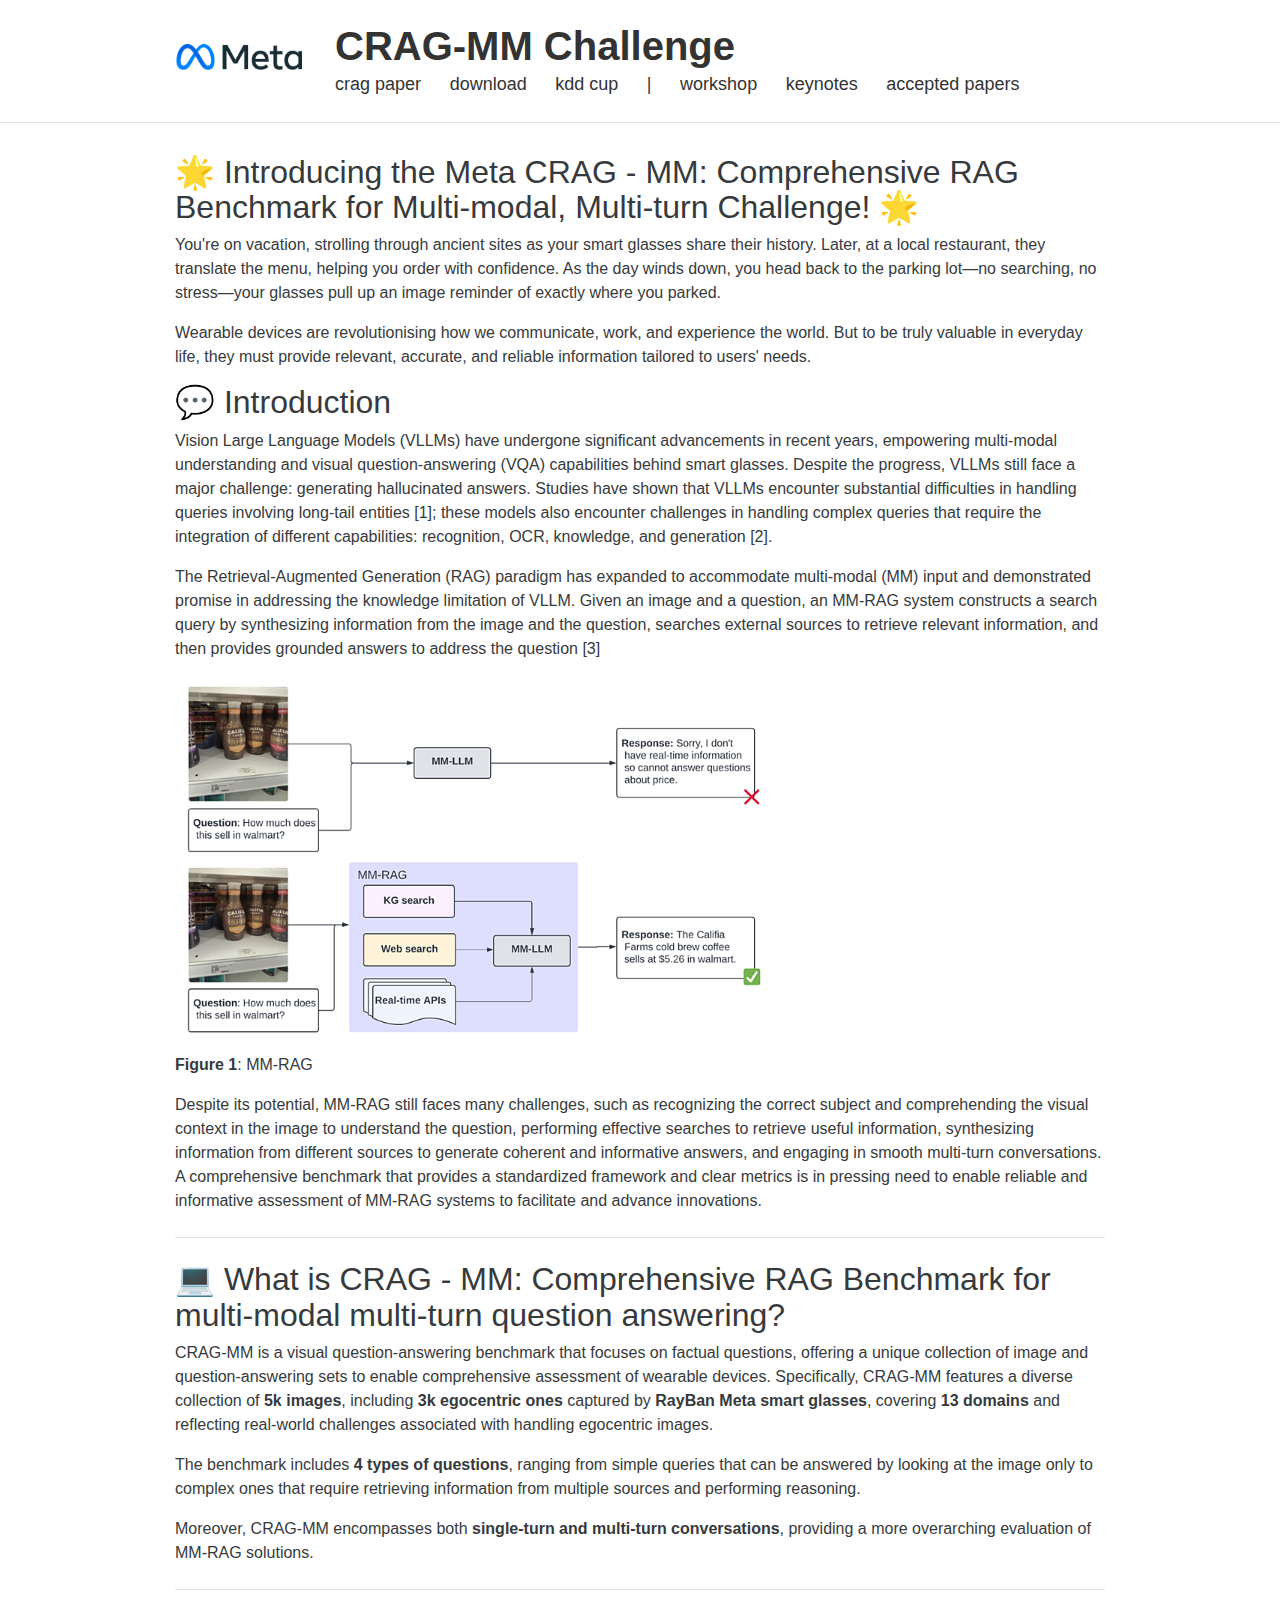
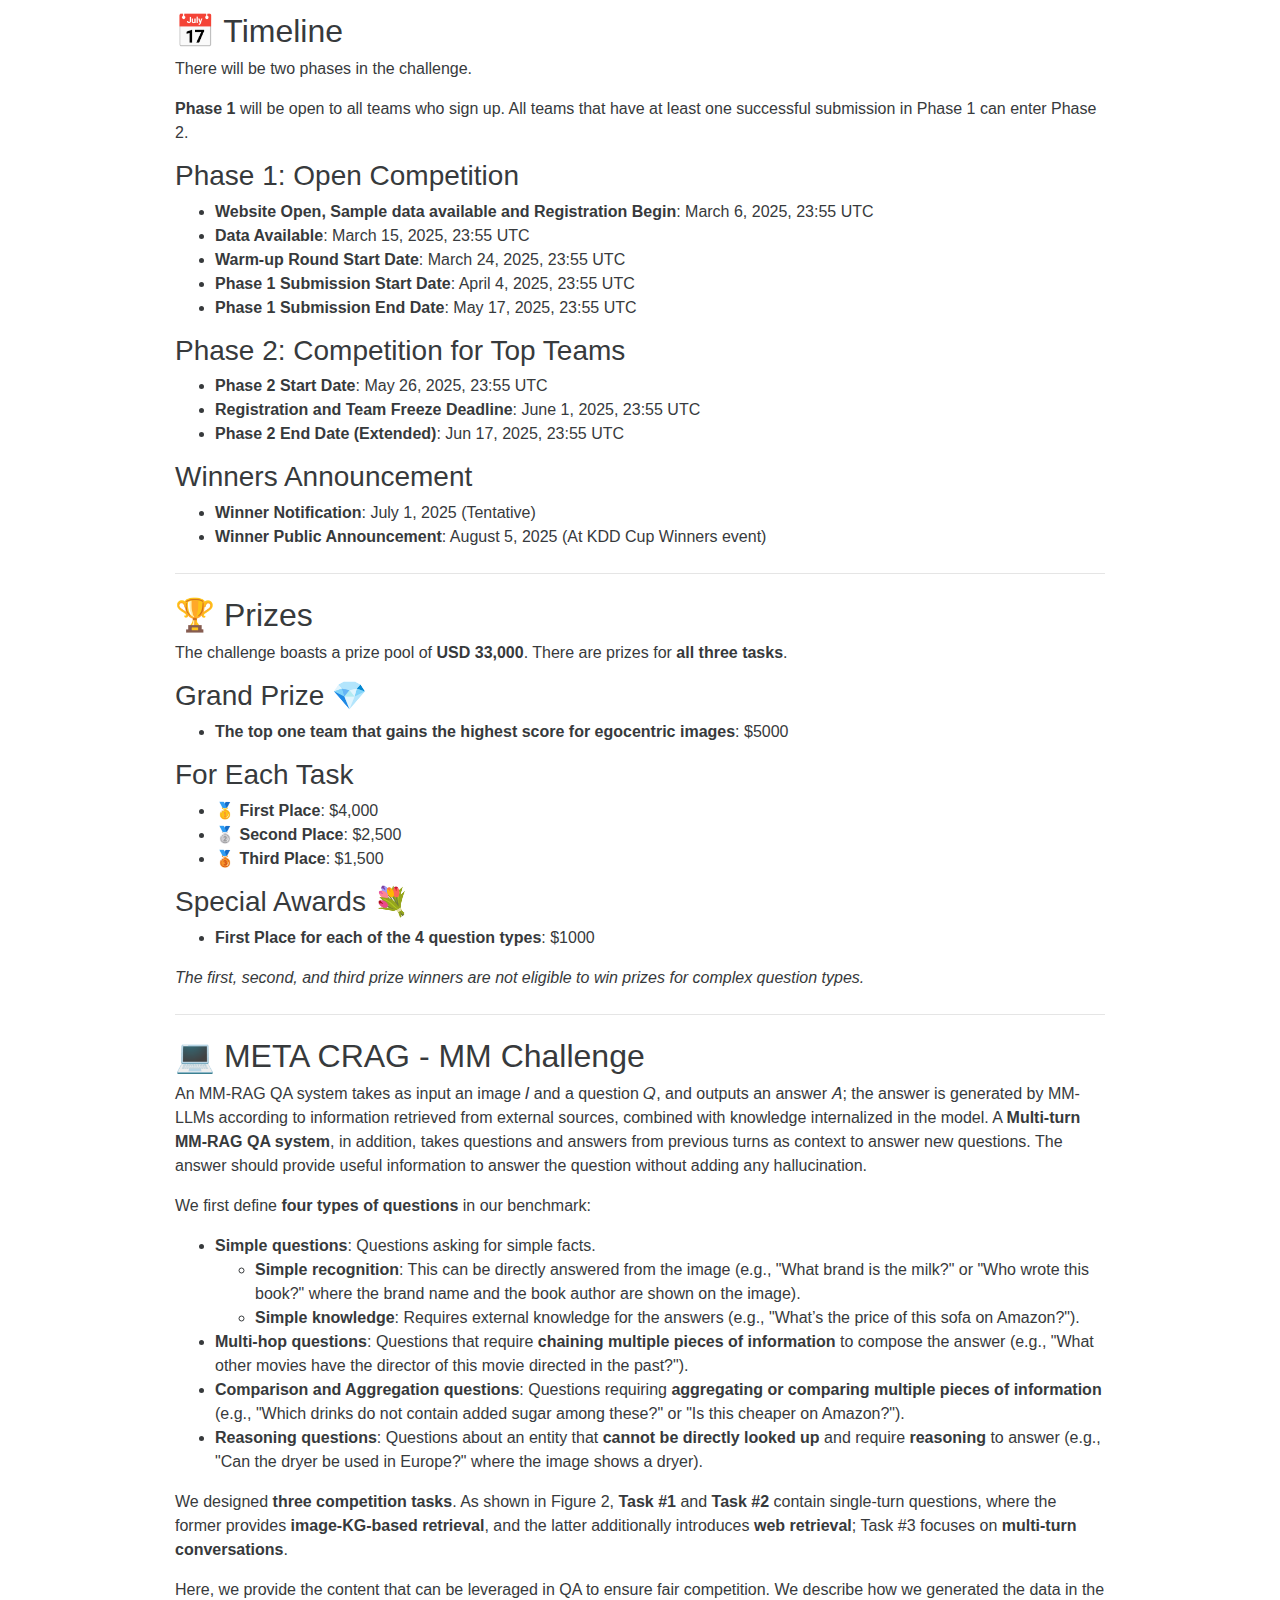
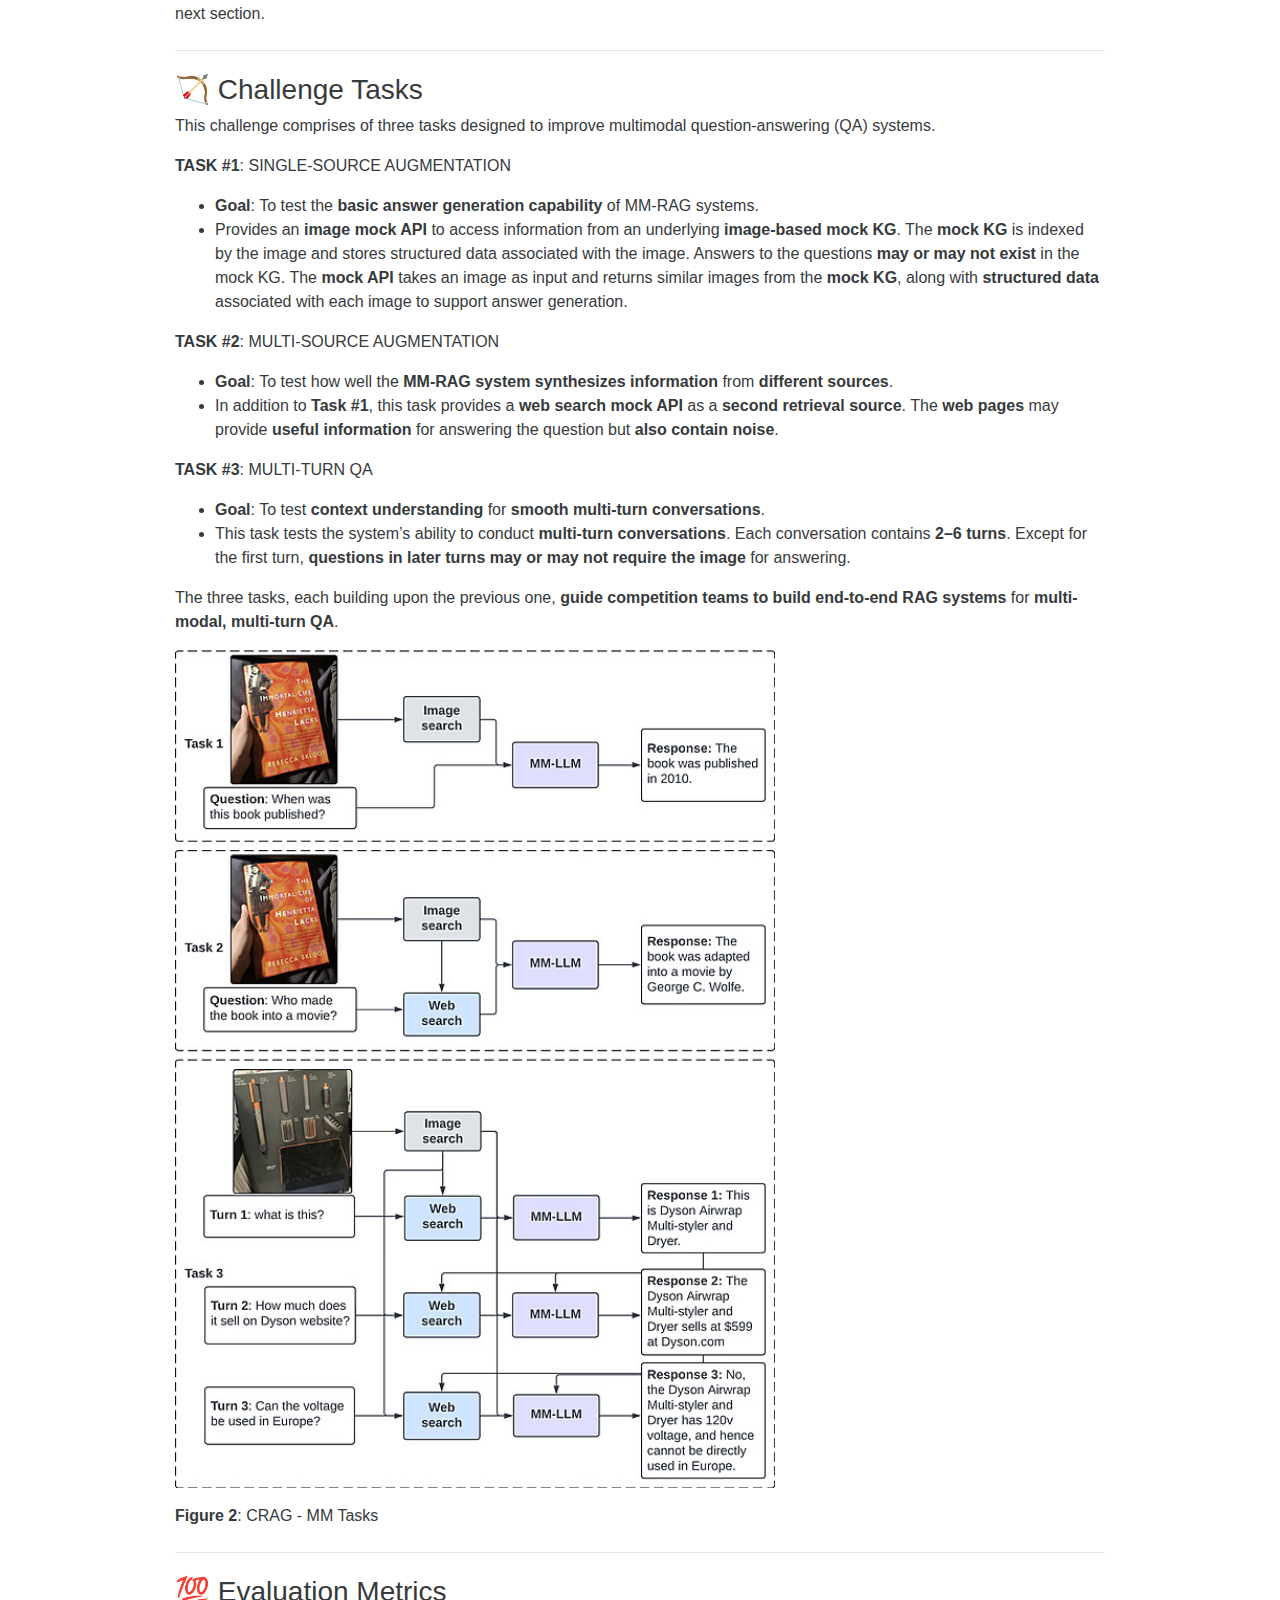
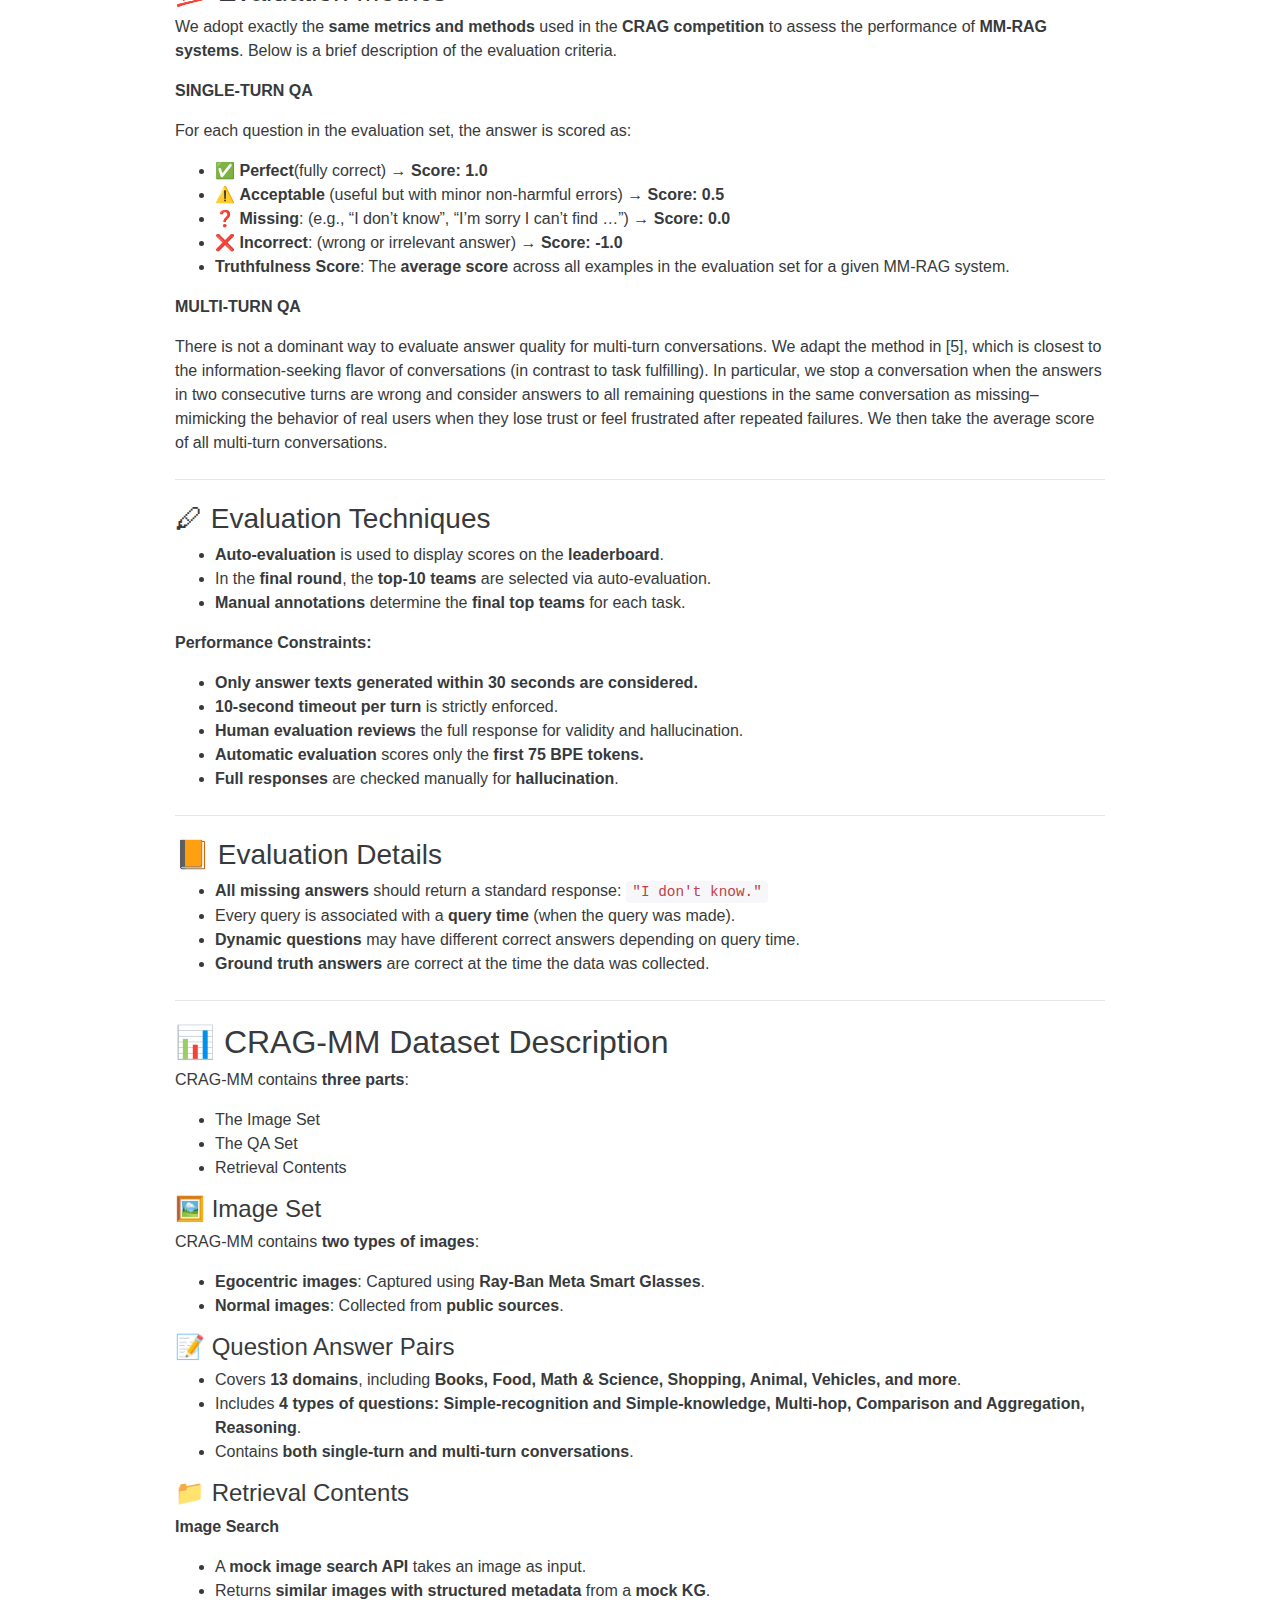
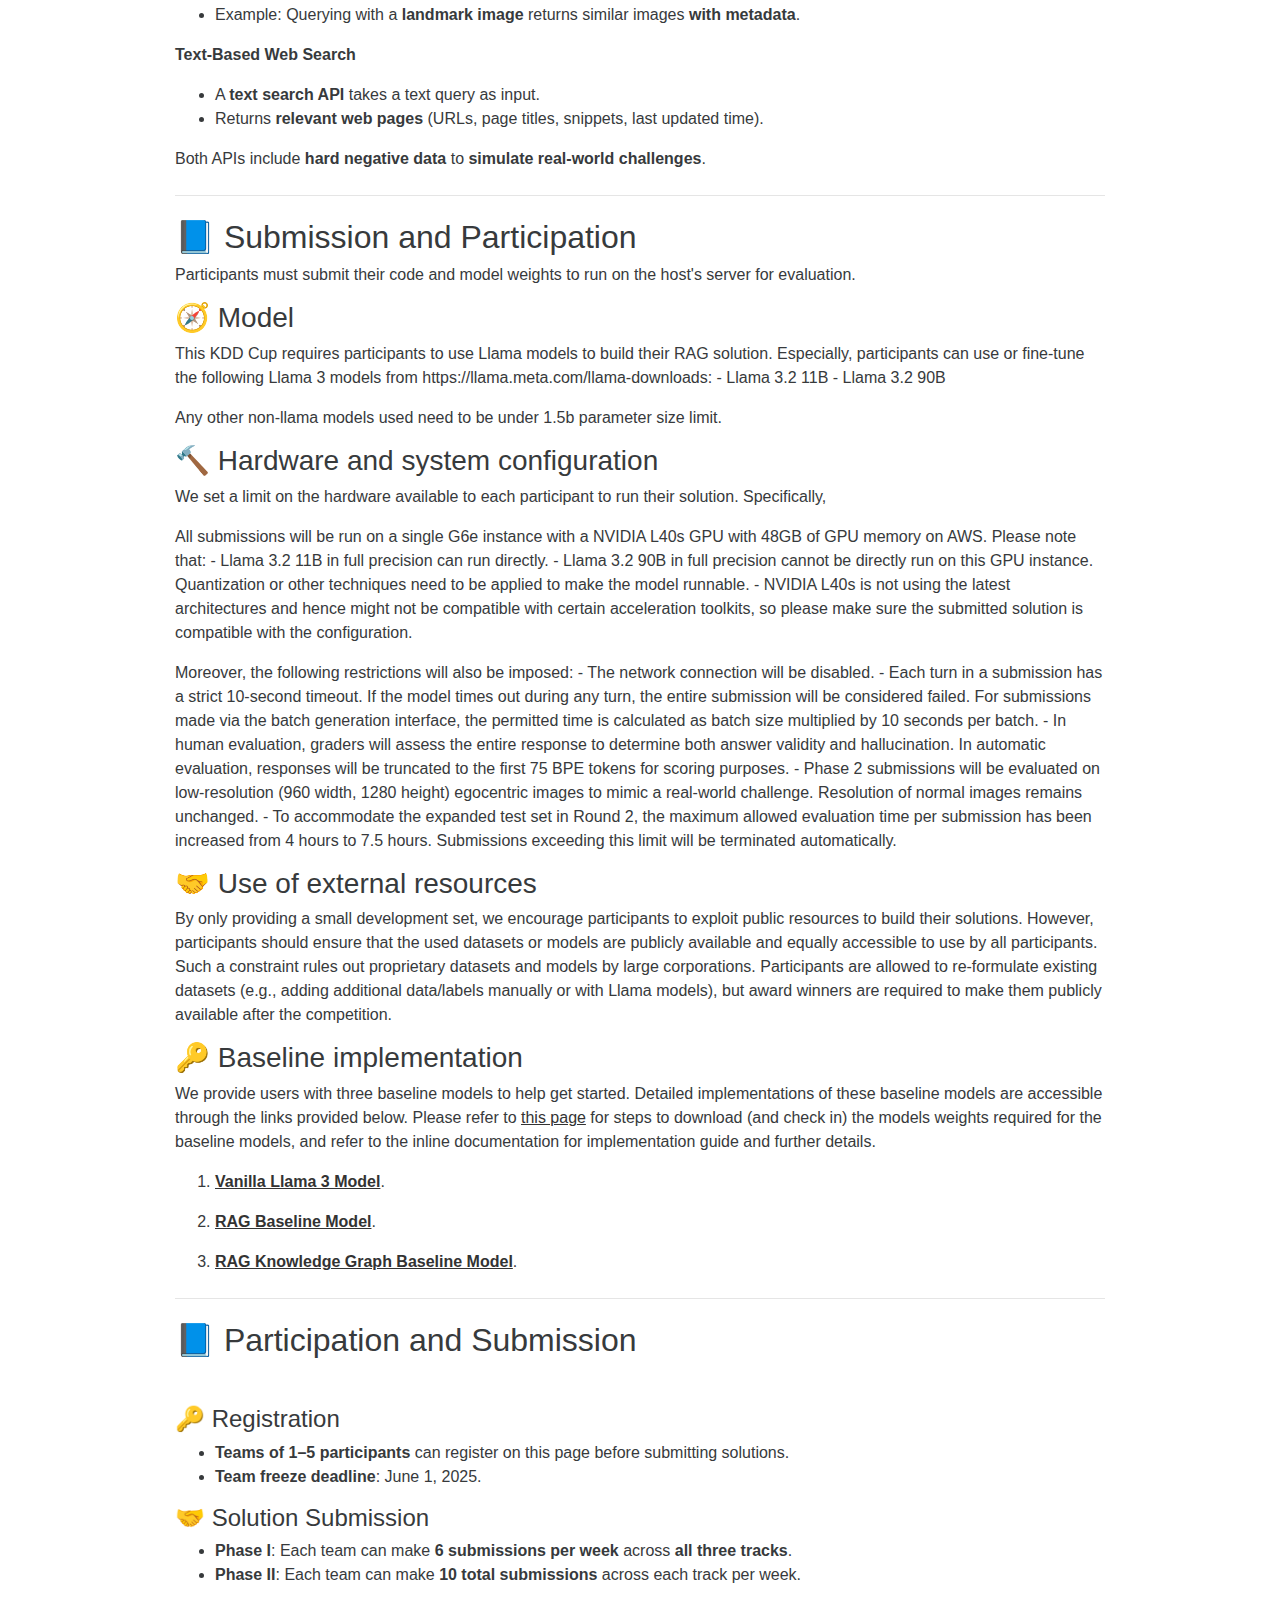
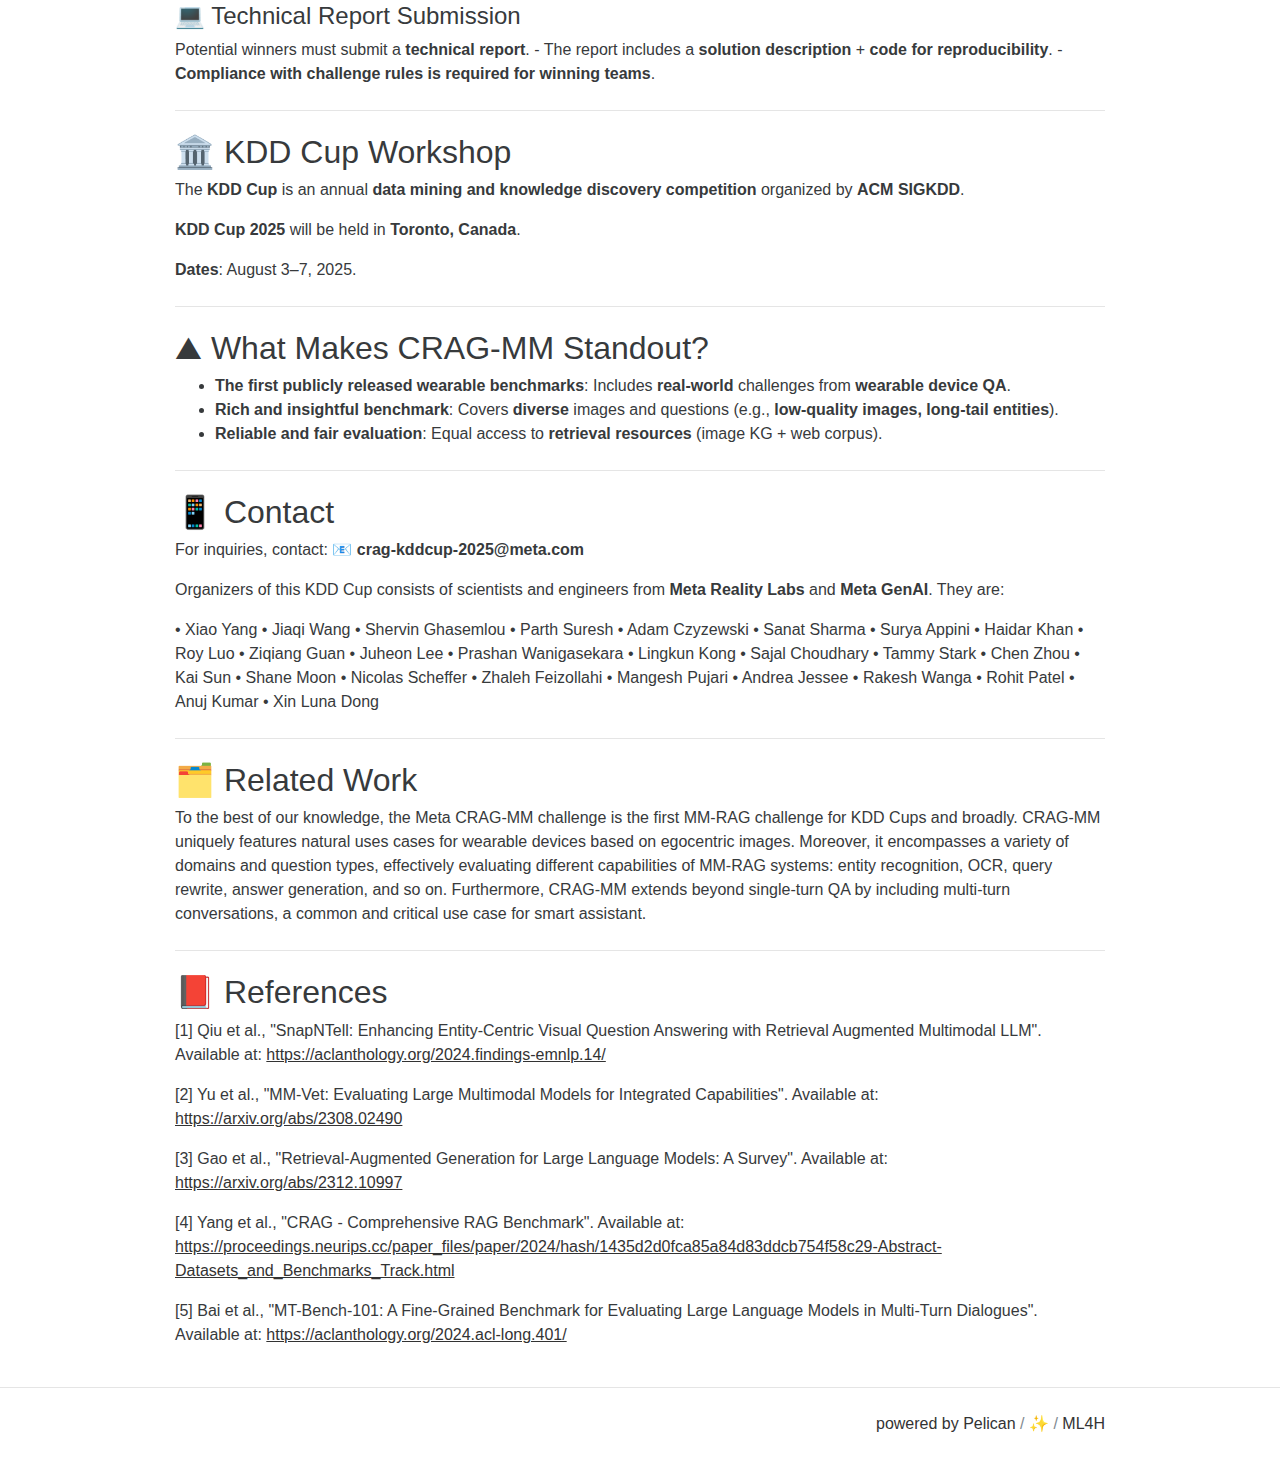
<file: index.html>
<!DOCTYPE html>
<html lang="en">

<head>
  <!-- Required meta tags always come first -->
  <meta charset="utf-8">
  <meta http-equiv="x-ua-compatible" content="ie=edge">
  <meta name="viewport" content="width=device-width, initial-scale=1, shrink-to-fit=no">

  <title>CRAG-MM Challenge
</title>
  <link rel="canonical" href="./index.html">



  <link rel="stylesheet" href="./theme/css/bootstrap.min.css">
  <link rel="stylesheet" href="./theme/css/font-awesome.min.css">
  <link rel="stylesheet" href="./theme/css/pygments/default.min.css">
  <link rel="stylesheet" href="./theme/css/style.css">
  <link rel="stylesheet" href="./theme/css/custom.css">


<meta name="description" content="🌟 Introducing the Meta CRAG - MM: Comprehensive RAG Benchmark for Multi-modal, Multi-turn Challenge! 🌟 You're on vacation, strolling through ancient sites as your smart glasses share their history. Later, at a local restaurant, they translate the menu, helping you order with confidence. As the day winds down, you head back to the …">
</head>

<body>
  <header class="header">
    <div class="container">
      <div class="row">
        <div class="col-xs-4 col-md-2 d-flex flex-wrap align-items-center">
          <a href="./">
            <img class="img-fluid img-logo" src=./images/logo.png alt="CRAG-MM Challenge">
          </a>
        </div>
	<div class="col-xs-12 col-md-10">
          <h1 class="title"><a href="./">CRAG-MM Challenge</a></h1>
          <ul class="list-inline">
            <li class="list-inline-item"><a href="https://arxiv.org/abs/2406.04744">CRAG Paper</a></li>
            <li class="list-inline-item"><a href="https://github.com/facebookresearch/CRAG/">Download</a></li>
            <li class="list-inline-item"><a href="https://www.aicrowd.com/challenges/meta-comprehensive-rag-benchmark-kdd-cup-2024">KDD Cup</a></li>
            <li class="list-inline-item">|</li>
            <li class="list-inline-item"><a href="./pages/schedule.html">Workshop</a></li>
            <li class="list-inline-item"><a href="./pages/keynotes.html">Keynotes</a></li>
            <li class="list-inline-item"><a href="https://openreview.net/group?id=KDD.org/2024/Workshop/KDD_Cup_CRAG#tab-accept">Accepted Papers</a></li>
          </ul>
        </div>
      </div>
    </div>
  </header>

  <div class="main">
    <div class="container">
      <h1>
</h1>
      <!-- <hr> -->
<article class="article">
  <div class="content">
    <!-- <h4>News</h4>

<div class="row">
<div class="alert alert-success" role="alert">
<p> [2024/09/11] The accepted papers are now available on <a href="https://openreview.net/group?id=KDD.org/2024/Workshop/KDD_Cup_CRAG">OpenReview</a>.</p>
<p> [2024/09/07] Slides of the workshop are <a href="/pages/schedule.html"> available</a>.</p>
<p> [2024/07/30] The paper submission deadline has been extended to Aug 09 2024 11:59PM UTC-0.</p>
<p> [2024/07/29] We are excited to announce <a href="https://discourse.aicrowd.com/t/meta-crag-challenge-2024-winners-announcement/">the winners of the Meta CRAG Challenge 2024</a>.</p>
<p> [2024/06/13] The CRAG paper has been featured by Hugging Face <a href="https://huggingface.co/papers?date=2024-06-10">Daily Papers</a> and covered by several media outlets (<a href="https://www.marktechpost.com/2024/06/11/advancing-reliable-question-answering-with-the-crag-benchmark/">1</a>, <a href="https://analyticsindiamag.com/comprehensive-rag-benchmark-aims-to-advance-retrieval-augmented-question-answering/">2</a>, <a href="https://adasci.org/enhancing-retrieval-augmented-generation-in-nlp-with-crag/">3</a>). </p>
</div>
</div> -->

<h2>🌟 Introducing the Meta CRAG - MM: Comprehensive RAG Benchmark for Multi-modal, Multi-turn Challenge! 🌟</h2>
<p>You're on vacation, strolling through ancient sites as your smart glasses share their history. Later, at a local restaurant, they translate the menu, helping you order with confidence. As the day winds down, you head back to the parking lot—no searching, no stress—your glasses pull up an image reminder of exactly where you parked.</p>
<p>Wearable devices are revolutionising how we communicate, work, and experience the world. But to be truly valuable in everyday life, they must provide relevant, accurate, and reliable information tailored to users' needs.</p>
<h2>💬 Introduction</h2>
<p>Vision Large Language Models (VLLMs) have undergone significant advancements in recent years, empowering multi-modal understanding and visual question-answering (VQA) capabilities behind smart glasses. Despite the progress, VLLMs still face a major challenge: generating hallucinated answers. Studies have shown that VLLMs encounter substantial difficulties in handling queries involving long-tail entities [1]; these models also encounter challenges in handling complex queries that require the integration of different capabilities: recognition, OCR, knowledge, and generation [2].</p>
<p>The Retrieval-Augmented Generation (RAG) paradigm has expanded to accommodate multi-modal (MM) input and demonstrated promise in addressing the knowledge limitation of VLLM. Given an image and a question, an MM-RAG system constructs a search query by synthesizing information from the image and the question, searches external sources to retrieve relevant information, and then provides grounded answers to address the question [3]</p>
<p><img src="/images/MM-RAG.png"  width="600"></p>
<p><strong>Figure 1</strong>: MM-RAG</p>
<p>Despite its potential, MM-RAG still faces many challenges, such as recognizing the correct subject and comprehending the visual context in the image to understand the question, performing effective searches to retrieve useful information, synthesizing information from different sources to generate coherent and informative answers, and engaging in smooth multi-turn conversations. A comprehensive benchmark that provides a standardized framework and clear metrics is in pressing need to enable reliable and informative assessment of MM-RAG systems to facilitate and advance innovations.</p>
<hr>
<h2>💻 What is CRAG - MM: Comprehensive RAG Benchmark for multi-modal multi-turn question answering?</h2>
<p>CRAG-MM is a visual question-answering benchmark that focuses on factual questions, offering a unique collection of image and question-answering sets to enable comprehensive assessment of wearable devices. Specifically, CRAG-MM features a diverse collection of <strong>5k images</strong>, including <strong>3k egocentric ones</strong> captured by <strong>RayBan Meta smart glasses</strong>, covering <strong>13 domains</strong> and reflecting real-world challenges associated with handling egocentric images.</p>
<p>The benchmark includes <strong>4 types of questions</strong>, ranging from simple queries that can be answered by looking at the image only to complex ones that require retrieving information from multiple sources and performing reasoning.</p>
<p>Moreover, CRAG-MM encompasses both <strong>single-turn and multi-turn conversations</strong>, providing a more overarching evaluation of MM-RAG solutions.</p>
<hr>
<h2>📅 Timeline</h2>
<p>There will be two phases in the challenge.</p>
<p><strong>Phase 1</strong> will be open to all teams who sign up.
All teams that have at least one successful submission in Phase 1 can enter Phase 2.</p>
<h3>Phase 1: Open Competition</h3>
<ul>
<li><strong>Website Open, Sample data available and Registration Begin</strong>: March 6, 2025, 23:55 UTC</li>
<li><strong>Data Available</strong>: March 15, 2025, 23:55 UTC</li>
<li><strong>Warm-up Round Start Date</strong>: March 24, 2025, 23:55 UTC</li>
<li><strong>Phase 1 Submission Start Date</strong>: April 4, 2025, 23:55 UTC</li>
<li><strong>Phase 1 Submission End Date</strong>: May 17, 2025, 23:55 UTC</li>
</ul>
<h3>Phase 2: Competition for Top Teams</h3>
<ul>
<li><strong>Phase 2 Start Date</strong>: May 26, 2025, 23:55 UTC</li>
<li><strong>Registration and Team Freeze Deadline</strong>: June 1, 2025, 23:55 UTC</li>
<li><strong>Phase 2 End Date (Extended)</strong>: Jun 17, 2025, 23:55 UTC</li>
</ul>
<h3>Winners Announcement</h3>
<ul>
<li><strong>Winner Notification</strong>: July 1, 2025 (Tentative)</li>
<li><strong>Winner Public Announcement</strong>: August 5, 2025 (At KDD Cup Winners event)</li>
</ul>
<hr>
<h2>🏆 Prizes</h2>
<p>The challenge boasts a prize pool of <strong>USD 33,000</strong>. There are prizes for <strong>all three tasks</strong>.</p>
<h3>Grand Prize 💎</h3>
<ul>
<li><strong>The top one team that gains the highest score for egocentric images</strong>: $5000</li>
</ul>
<h3>For Each Task</h3>
<ul>
<li>🥇 <strong>First Place</strong>: $4,000</li>
<li>🥈 <strong>Second Place</strong>: $2,500</li>
<li>🥉 <strong>Third Place</strong>: $1,500</li>
</ul>
<h3>Special Awards 💐</h3>
<ul>
<li><strong>First Place for each of the 4 question types</strong>: $1000</li>
</ul>
<p><em>The first, second, and third prize winners are not eligible to win prizes for complex question types.</em></p>
<hr>
<h2>💻 META CRAG - MM Challenge</h2>
<p>An MM-RAG QA system takes as input an image 𝐼 and a question 𝑄, and outputs an answer 𝐴; the answer is generated by MM-LLMs according to information retrieved from external sources, combined with knowledge internalized in the model. A <strong>Multi-turn MM-RAG QA system</strong>, in addition, takes questions and answers from previous turns as context to answer new questions. The answer should provide useful information to answer the question without adding any hallucination.</p>
<p>We first define <strong>four types of questions</strong> in our benchmark:</p>
<ul>
<li><strong>Simple questions</strong>: Questions asking for simple facts.<ul>
<li><strong>Simple recognition</strong>: This can be directly answered from the image (e.g., "What brand is the milk?" or "Who wrote this book?" where the brand name and the book author are shown on the image).</li>
<li><strong>Simple knowledge</strong>: Requires external knowledge for the answers (e.g., "What’s the price of this sofa on Amazon?").</li>
</ul>
</li>
<li><strong>Multi-hop questions</strong>: Questions that require <strong>chaining multiple pieces of information</strong> to compose the answer (e.g., "What other movies have the director of this movie directed in the past?").</li>
<li><strong>Comparison and Aggregation questions</strong>: Questions requiring <strong>aggregating or comparing multiple pieces of information</strong> (e.g., "Which drinks do not contain added sugar among these?" or "Is this cheaper on Amazon?").</li>
<li><strong>Reasoning questions</strong>: Questions about an entity that <strong>cannot be directly looked up</strong> and require <strong>reasoning</strong> to answer (e.g., "Can the dryer be used in Europe?" where the image shows a dryer).</li>
</ul>
<p>We designed <strong>three competition tasks</strong>. As shown in Figure 2, <strong>Task #1</strong> and <strong>Task #2</strong> contain single-turn questions, where the former provides <strong>image-KG-based retrieval</strong>, and the latter additionally introduces <strong>web retrieval</strong>; Task #3 focuses on <strong>multi-turn conversations</strong>.</p>
<p>Here, we provide the content that can be leveraged in QA to ensure fair competition. We describe how we generated the data in the next section.</p>
<hr>
<h3>🏹 Challenge Tasks</h3>
<p>This challenge comprises of three tasks designed to improve multimodal question-answering (QA) systems.</p>
<p><strong>TASK #1</strong>: SINGLE-SOURCE AUGMENTATION</p>
<ul>
<li><strong>Goal</strong>: To test the <strong>basic answer generation capability</strong> of MM-RAG systems.</li>
<li>Provides an <strong>image mock API</strong> to access information from an underlying <strong>image-based mock KG</strong>. The <strong>mock KG</strong> is indexed by the image and stores structured data associated with the image. Answers to the questions <strong>may or may not exist</strong> in the mock KG. The <strong>mock API</strong> takes an image as input and returns similar images from the <strong>mock KG</strong>, along with <strong>structured data</strong> associated with each image to support answer generation.</li>
</ul>
<p><strong>TASK #2</strong>: MULTI-SOURCE AUGMENTATION</p>
<ul>
<li><strong>Goal</strong>: To test how well the <strong>MM-RAG system synthesizes information</strong> from <strong>different sources</strong>.</li>
<li>In addition to <strong>Task #1</strong>, this task provides a <strong>web search mock API</strong> as a <strong>second retrieval source</strong>. The <strong>web pages</strong> may provide <strong>useful information</strong> for answering the question but <strong>also contain noise</strong>.</li>
</ul>
<p><strong>TASK #3</strong>: MULTI-TURN QA</p>
<ul>
<li><strong>Goal</strong>: To test <strong>context understanding</strong> for <strong>smooth multi-turn conversations</strong>.</li>
<li>This task tests the system’s ability to conduct <strong>multi-turn conversations</strong>. Each conversation contains <strong>2–6 turns</strong>. Except for the first turn, <strong>questions in later turns may or may not require the image</strong> for answering.</li>
</ul>
<p>The three tasks, each building upon the previous one, <strong>guide competition teams to build end-to-end RAG systems</strong> for <strong>multi-modal, multi-turn QA</strong>.</p>
<p><img src="/images/tasks-mm.jpeg"  width="600"></p>
<p><strong>Figure 2</strong>: CRAG - MM Tasks</p>
<hr>
<h3>💯 Evaluation Metrics</h3>
<p>We adopt exactly the <strong>same metrics and methods</strong> used in the <strong>CRAG competition</strong> to assess the performance of <strong>MM-RAG systems</strong>. Below is a brief description of the evaluation criteria.</p>
<p><strong>SINGLE-TURN QA</strong></p>
<p>For each question in the evaluation set, the answer is scored as:</p>
<ul>
<li>✅ <strong>Perfect</strong>(fully correct) → <strong>Score: 1.0</strong></li>
<li>⚠️ <strong>Acceptable</strong> (useful but with minor non-harmful errors) → <strong>Score: 0.5</strong></li>
<li>❓ <strong>Missing</strong>: (e.g., “I don’t know”, “I’m sorry I can’t find …”) → <strong>Score: 0.0</strong></li>
<li>❌ <strong>Incorrect</strong>: (wrong or irrelevant answer) → <strong>Score: -1.0</strong></li>
<li><strong>Truthfulness Score</strong>: The <strong>average score</strong> across all examples in the evaluation set for a given MM-RAG system.</li>
</ul>
<p><strong>MULTI-TURN QA</strong></p>
<p>There is not a dominant way to evaluate answer quality for multi-turn conversations. We adapt the method in [5], which is closest to the information-seeking flavor of conversations (in contrast to task fulfilling). In particular, we stop a conversation when the answers in two consecutive turns are wrong and consider answers to all remaining questions in the same conversation as missing–mimicking the behavior of real users when they lose trust or feel frustrated after repeated failures. We then take the average score of all multi-turn conversations.</p>
<hr>
<h3>🖊 Evaluation Techniques</h3>
<ul>
<li><strong>Auto-evaluation</strong> is used to display scores on the <strong>leaderboard</strong>.</li>
<li>In the <strong>final round</strong>, the <strong>top-10 teams</strong> are selected via auto-evaluation.</li>
<li><strong>Manual annotations</strong> determine the <strong>final top teams</strong> for each task.</li>
</ul>
<p><strong>Performance Constraints:</strong></p>
<ul>
<li><strong>Only answer texts generated within 30 seconds are considered.</strong></li>
<li><strong>10-second timeout per turn</strong> is strictly enforced.</li>
<li><strong>Human evaluation reviews</strong> the full response for validity and hallucination.</li>
<li><strong>Automatic evaluation</strong> scores only the <strong>first 75 BPE tokens.</strong></li>
<li><strong>Full responses</strong> are checked manually for <strong>hallucination</strong>.</li>
</ul>
<hr>
<h3>📙 Evaluation Details</h3>
<ul>
<li><strong>All missing answers</strong> should return a standard response: <code>"I don't know."</code></li>
<li>Every query is associated with a <strong>query time</strong> (when the query was made).</li>
<li><strong>Dynamic questions</strong> may have different correct answers depending on query time.</li>
<li><strong>Ground truth answers</strong> are correct at the time the data was collected.</li>
</ul>
<hr>
<h2>📊 CRAG-MM Dataset Description</h2>
<p>CRAG-MM contains <strong>three parts</strong>:</p>
<ul>
<li>The Image Set</li>
<li>The QA Set</li>
<li>Retrieval Contents</li>
</ul>
<h4>🖼️ Image Set</h4>
<p>CRAG-MM contains <strong>two types of images</strong>:</p>
<ul>
<li><strong>Egocentric images</strong>: Captured using <strong>Ray-Ban Meta Smart Glasses</strong>.</li>
<li><strong>Normal images</strong>: Collected from <strong>public sources</strong>.</li>
</ul>
<h4>📝 Question Answer Pairs</h4>
<ul>
<li>Covers <strong>13 domains</strong>, including <strong>Books, Food, Math &amp; Science, Shopping, Animal, Vehicles, and more</strong>.</li>
<li>Includes <strong>4 types of questions: Simple-recognition and Simple-knowledge, Multi-hop, Comparison and Aggregation, Reasoning</strong>.</li>
<li>Contains <strong>both single-turn and multi-turn conversations</strong>.</li>
</ul>
<h4>📁 Retrieval Contents</h4>
<p><strong>Image Search</strong></p>
<ul>
<li>A <strong>mock image search API</strong> takes an image as input.</li>
<li>Returns <strong>similar images with structured metadata</strong> from a <strong>mock KG</strong>.</li>
<li>Example: Querying with a <strong>landmark image</strong> returns similar images <strong>with metadata</strong>.</li>
</ul>
<p><strong>Text-Based Web Search</strong></p>
<ul>
<li>A <strong>text search API</strong> takes a text query as input.</li>
<li>Returns <strong>relevant web pages</strong> (URLs, page titles, snippets, last updated time).</li>
</ul>
<p>Both APIs include <strong>hard negative data</strong> to <strong>simulate real-world challenges</strong>.</p>
<hr>
<h2>📘 Submission and Participation</h2>
<p>Participants must submit their code and model weights to run on the host's server for evaluation.</p>
<h3>🧭 Model</h3>
<p>This KDD Cup requires participants to use Llama models to build their RAG solution. Especially, participants can use or fine-tune the following Llama 3 models from https://llama.meta.com/llama-downloads:
- Llama 3.2 11B
- Llama 3.2 90B</p>
<p>Any other non-llama models used need to be under 1.5b parameter size limit.</p>
<h3>🔨 Hardware and system configuration</h3>
<p>We set a limit on the hardware available to each participant to run their solution. Specifically,</p>
<p>All submissions will be run on a single G6e instance with a NVIDIA L40s GPU with 48GB of GPU memory on AWS. Please note that:
- Llama 3.2 11B in full precision can run directly.
- Llama 3.2 90B in full precision cannot be directly run on this GPU instance. Quantization or other techniques need to be applied to make the model runnable.
- NVIDIA L40s is not using the latest architectures and hence might not be compatible with certain acceleration toolkits, so please make sure the submitted solution is compatible with the configuration.</p>
<p>Moreover, the following restrictions will also be imposed:
- The network connection will be disabled.
- Each turn in a submission has a strict 10-second timeout. If the model times out during any turn, the entire submission will be considered failed. For submissions made via the batch generation interface, the permitted time is calculated as batch size multiplied by 10 seconds per batch.
- In human evaluation, graders will assess the entire response to determine both answer validity and hallucination. In automatic evaluation, responses will be truncated to the first 75 BPE tokens for scoring purposes.
- Phase 2 submissions will be evaluated on low-resolution (960 width, 1280 height) egocentric images to mimic a real-world challenge. Resolution of normal images remains unchanged.
- To accommodate the expanded test set in Round 2, the maximum allowed evaluation time per submission has been increased from 4 hours to 7.5 hours. Submissions exceeding this limit will be terminated automatically.</p>
<h3>🤝 Use of external resources</h3>
<p>By only providing a small development set, we encourage participants to exploit public resources to build their solutions. However, participants should ensure that the used datasets or models are publicly available and equally accessible to use by all participants. Such a constraint rules out proprietary datasets and models by large corporations. Participants are allowed to re-formulate existing datasets (e.g., adding additional data/labels manually or with Llama models), but award winners are required to make them publicly available after the competition.</p>
<h3>🔑 Baseline implementation</h3>
<p>We provide users with three baseline models to help get started. Detailed implementations of these baseline models are accessible through the links provided below. Please refer to <a href="https://github.com/facebookresearch/CRAG/blob/main/docs/download_baseline_model_weights.md">this page</a> for steps to download (and check in) the models weights required for the baseline models, and refer to the inline documentation for implementation guide and further details.</p>
<ol>
<li>
<p><a href="https://github.com/facebookresearch/CRAG/blob/main/models/vanilla_llama_baseline.py"><strong>Vanilla Llama 3 Model</strong></a>.</p>
</li>
<li>
<p><a href="https://github.com/facebookresearch/CRAG/blob/main/models/rag_llama_baseline.py"><strong>RAG Baseline Model</strong></a>.</p>
</li>
<li>
<p><a href="https://github.com/facebookresearch/CRAG/blob/main/models/rag_knowledge_graph_baseline.py"><strong>RAG Knowledge Graph Baseline Model</strong></a>.</p>
</li>
</ol>
<hr>
<h2>📘 Participation and Submission</h2>
<p><br></p>
<h4>🔑 Registration</h4>
<ul>
<li><strong>Teams of 1–5 participants</strong> can register on this page before submitting solutions.</li>
<li><strong>Team freeze deadline</strong>: June 1, 2025.</li>
</ul>
<h4>🤝 Solution Submission</h4>
<ul>
<li><strong>Phase I</strong>: Each team can make <strong>6 submissions per week</strong> across <strong>all three tracks</strong>.</li>
<li><strong>Phase II</strong>: Each team can make <strong>10 total submissions</strong> across each track per week.</li>
</ul>
<h4>💻 Technical Report Submission</h4>
<p>Potential winners must submit a <strong>technical report</strong>.
- The report includes a <strong>solution description</strong> + <strong>code for reproducibility</strong>.
- <strong>Compliance with challenge rules is required for winning teams</strong>.</p>
<hr>
<h2>🏛️ KDD Cup Workshop</h2>
<p>The <strong>KDD Cup</strong> is an annual <strong>data mining and knowledge discovery competition</strong> organized by <strong>ACM SIGKDD</strong>.</p>
<p><strong>KDD Cup 2025</strong> will be held in <strong>Toronto, Canada</strong>.</p>
<p><strong>Dates</strong>: August 3–7, 2025.</p>
<hr>
<h2>⛰ What Makes CRAG-MM Standout?</h2>
<ul>
<li><strong>The first publicly released wearable benchmarks</strong>: Includes <strong>real-world</strong> challenges from <strong>wearable device QA</strong>.</li>
<li><strong>Rich and insightful benchmark</strong>: Covers <strong>diverse</strong> images and questions (e.g., <strong>low-quality images, long-tail entities</strong>).</li>
<li><strong>Reliable and fair evaluation</strong>: Equal access to <strong>retrieval resources</strong> (image KG + web corpus).</li>
</ul>
<hr>
<h2>📱 Contact</h2>
<p>For inquiries, contact:
📧 <strong>crag-kddcup-2025@meta.com</strong></p>
<p>Organizers of this KDD Cup consists of scientists and engineers from <strong>Meta Reality Labs</strong> and <strong>Meta GenAI</strong>. They are:</p>
<p>• Xiao Yang • Jiaqi Wang • Shervin Ghasemlou • Parth Suresh • Adam Czyzewski • Sanat Sharma • Surya Appini • Haidar Khan • Roy Luo • Ziqiang Guan • Juheon Lee • Prashan Wanigasekara • Lingkun Kong • Sajal Choudhary • Tammy Stark • Chen Zhou • Kai Sun • Shane Moon • Nicolas Scheffer • Zhaleh Feizollahi • Mangesh Pujari • Andrea Jessee • Rakesh Wanga • Rohit Patel • Anuj Kumar • Xin Luna Dong</p>
<hr>
<h2>🗂️ Related Work</h2>
<p>To the best of our knowledge, the Meta CRAG-MM challenge is the first MM-RAG challenge for KDD Cups and broadly. CRAG-MM uniquely features natural uses cases for wearable devices based on egocentric images. Moreover, it encompasses a variety of domains and question types, effectively evaluating different capabilities of MM-RAG systems: entity recognition, OCR, query rewrite, answer generation, and so on. Furthermore, CRAG-MM extends beyond single-turn QA by including multi-turn conversations, a common and critical use case for smart assistant.</p>
<hr>
<h2>📕 References</h2>
<p>[1] Qiu et al., "SnapNTell: Enhancing Entity-Centric Visual Question Answering with Retrieval Augmented Multimodal LLM". Available at: <a href="https://aclanthology.org/2024.findings-emnlp.14/">https://aclanthology.org/2024.findings-emnlp.14/</a></p>
<p>[2] Yu et al., "MM-Vet: Evaluating Large Multimodal Models for Integrated Capabilities". Available at: <a href="https://arxiv.org/abs/2308.02490">https://arxiv.org/abs/2308.02490</a></p>
<p>[3] Gao et al., "Retrieval-Augmented Generation for Large Language Models: A Survey". Available at: <a href="https://arxiv.org/abs/2312.10997">https://arxiv.org/abs/2312.10997</a></p>
<p>[4] Yang et al., "CRAG - Comprehensive RAG Benchmark". Available at: <a href="https://proceedings.neurips.cc/paper_files/paper/2024/hash/1435d2d0fca85a84d83ddcb754f58c29-Abstract-Datasets_and_Benchmarks_Track.html">https://proceedings.neurips.cc/paper_files/paper/2024/hash/1435d2d0fca85a84d83ddcb754f58c29-Abstract-Datasets_and_Benchmarks_Track.html</a></p>
<p>[5] Bai et al., "MT-Bench-101: A Fine-Grained Benchmark for Evaluating Large Language Models in Multi-Turn Dialogues". Available at: <a href="https://aclanthology.org/2024.acl-long.401/">https://aclanthology.org/2024.acl-long.401/</a></p>
<!-- <hr>
<a href="/pages/organizers.html">Contributors & Acknowledgements</a> -->
  </div>
</article>
    </div>
  </div>

  <footer class="footer">
    <div class="container">
      <div class="row">
       <ul class="col-sm-6 list-inline">



        </ul>
        <p class="col-sm-6 text-sm-right text-muted">
          <a href="https://github.com/getpelican/pelican" target="_blank">powered by Pelican</a>
          /
          <a href="https://github.com/nairobilug/pelican-alchemy" target="_blank">&#x2728;</a>
	  /
	  <a href="https://github.com/ml4health/ml4health.github.io" target="_blank">ML4H</a>
        </p>
      </div>
    </div>
  </footer>
</body>

</html>
</file>
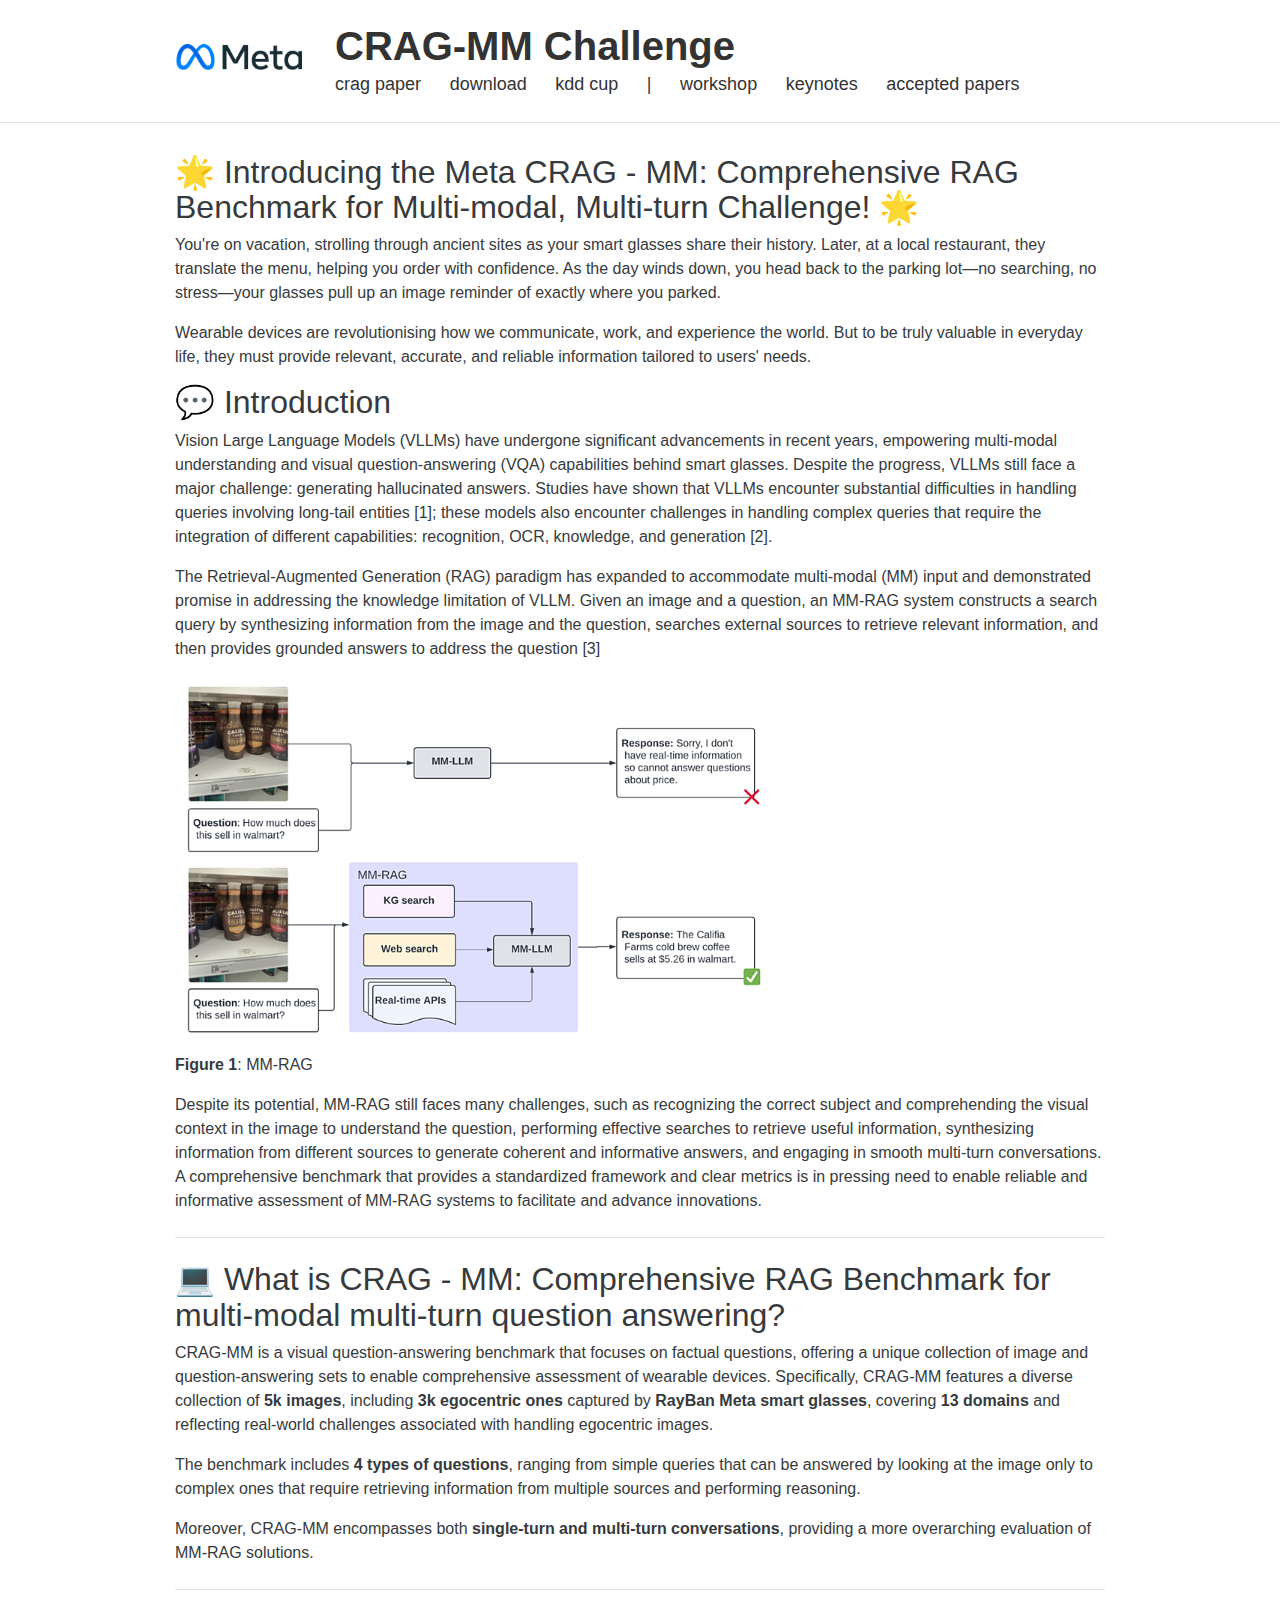
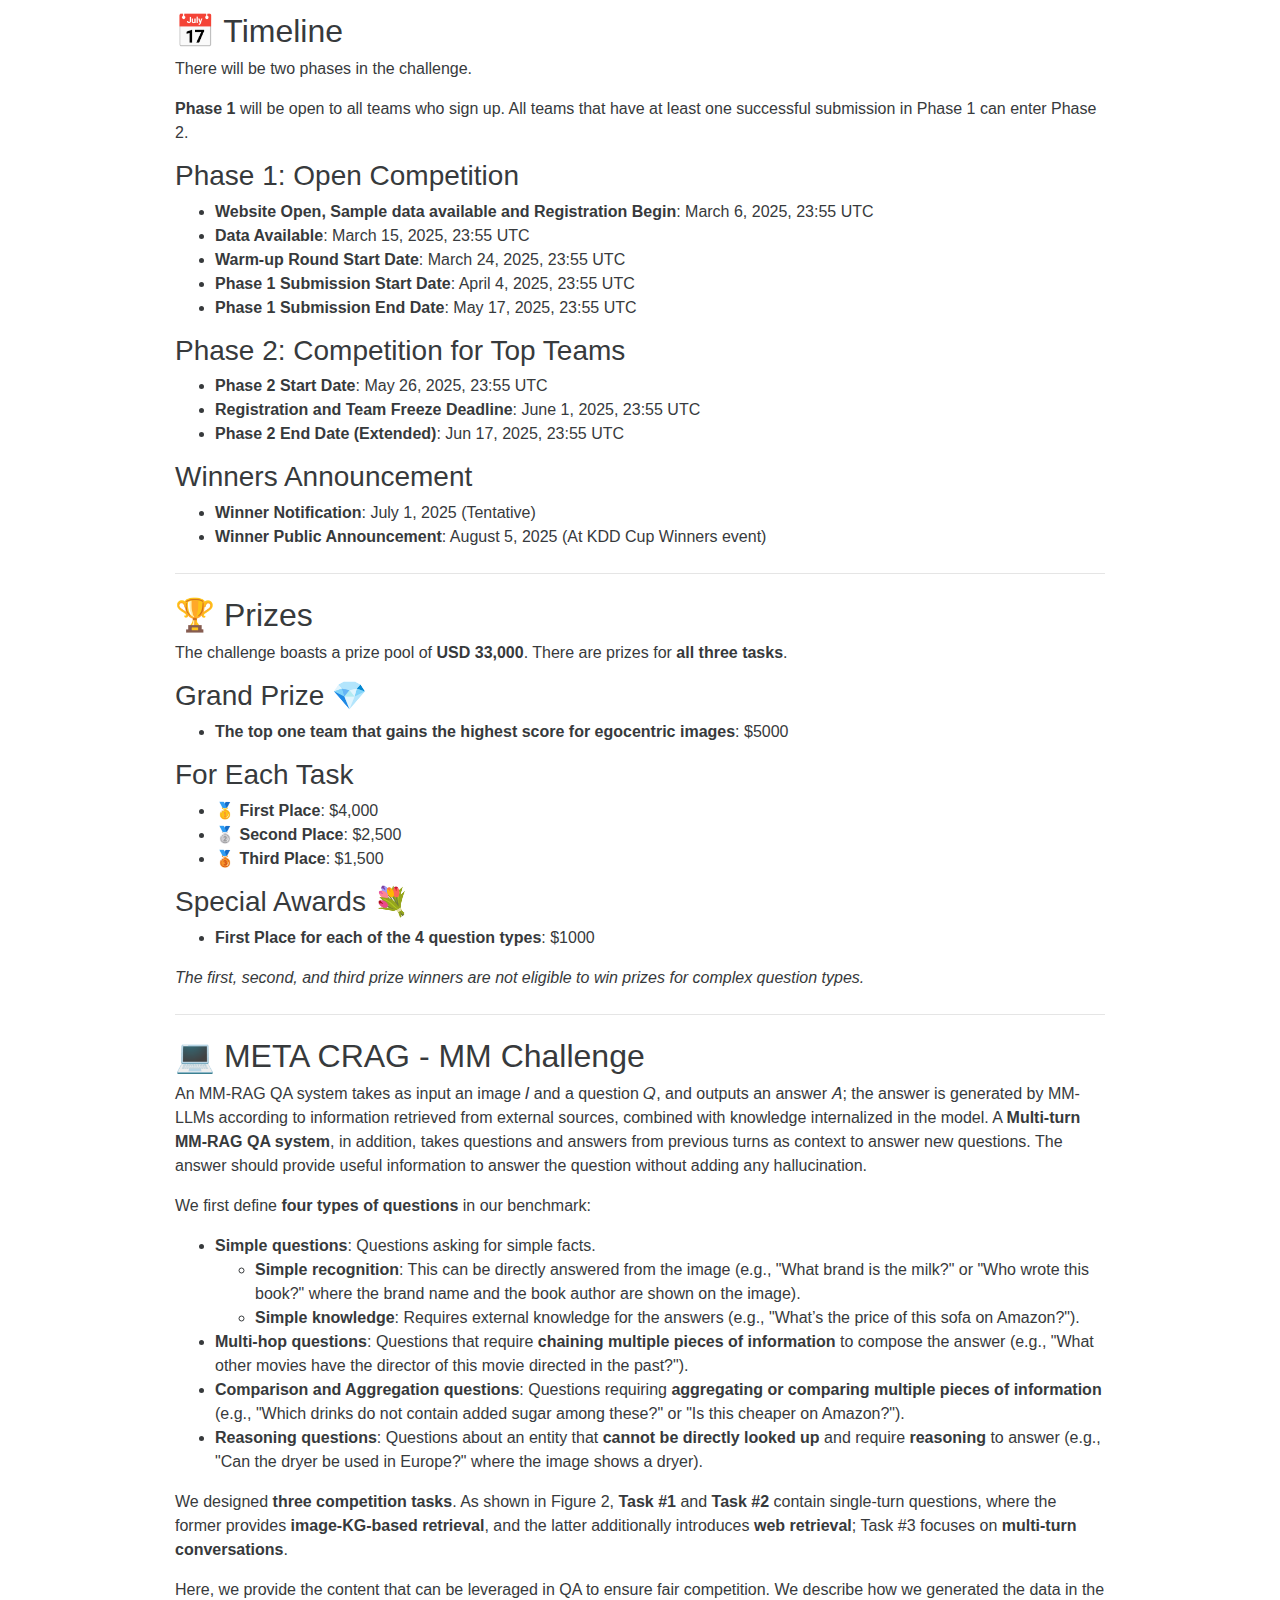
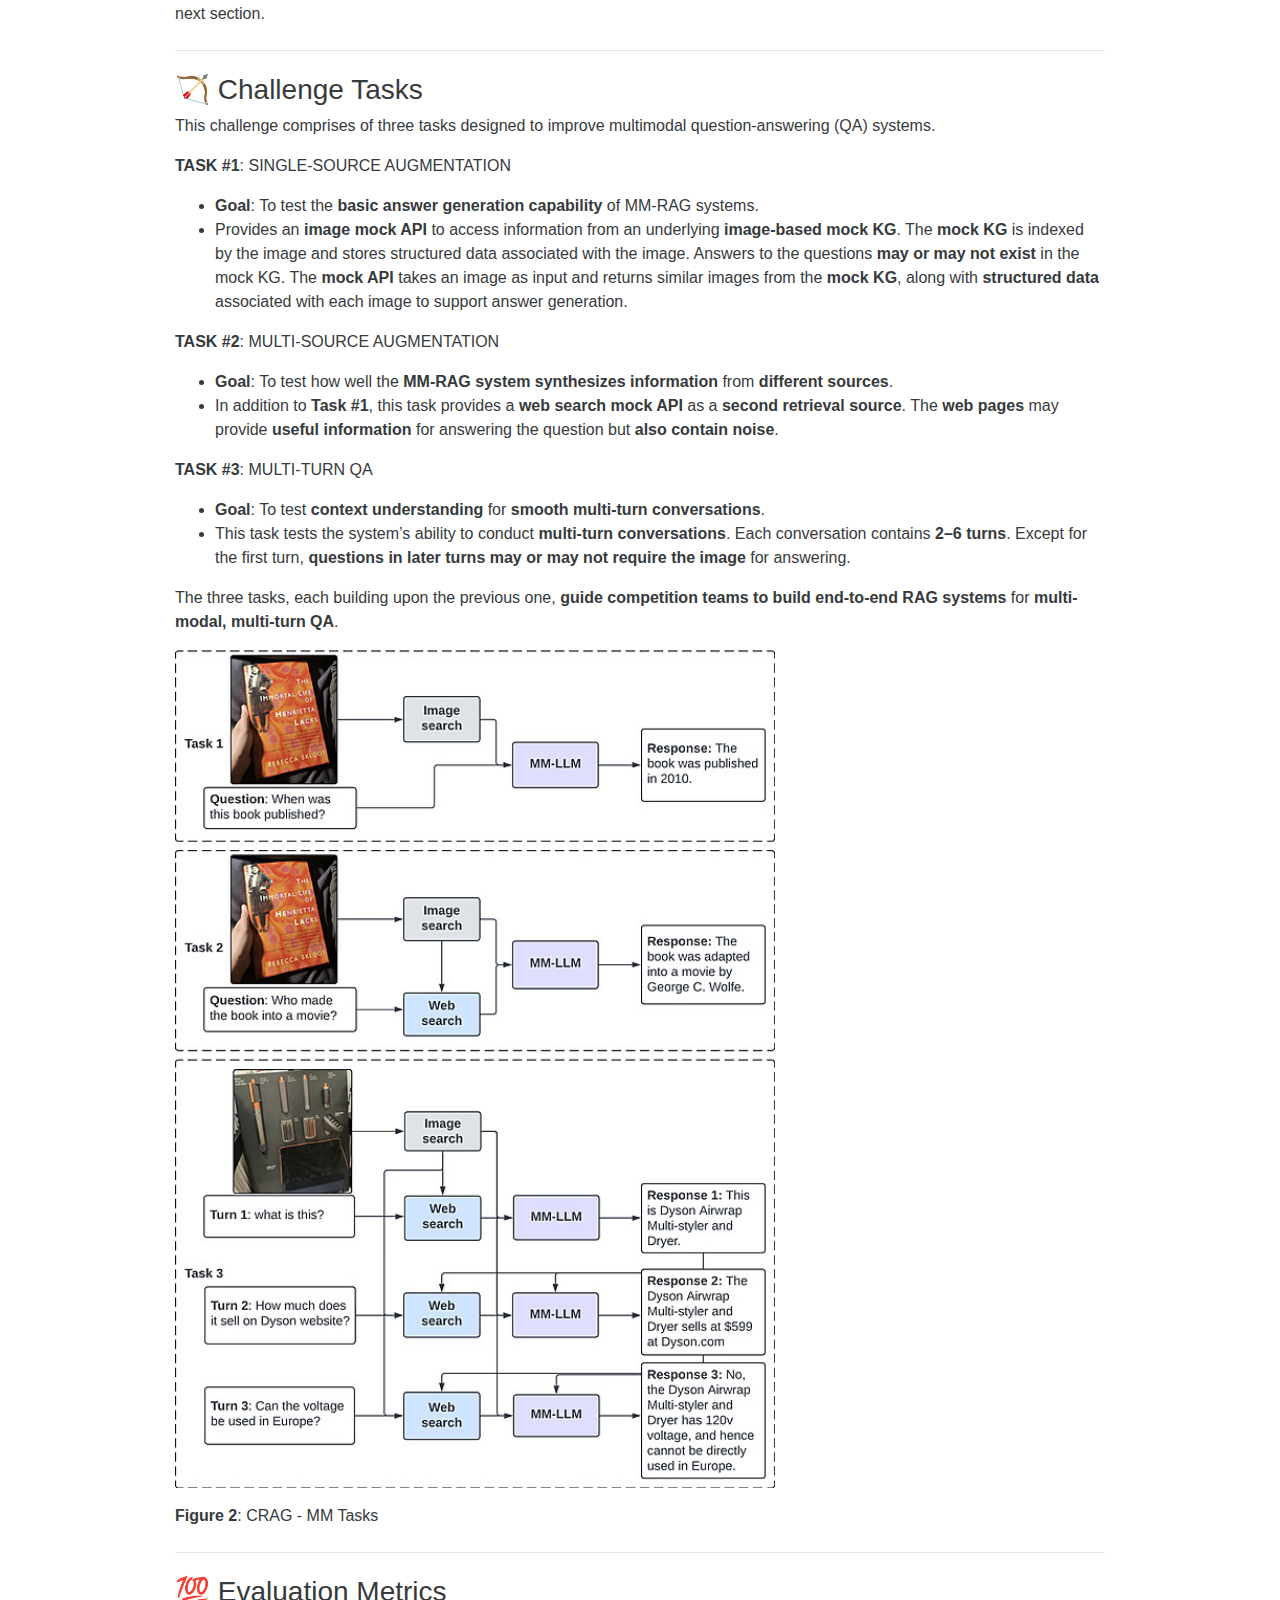
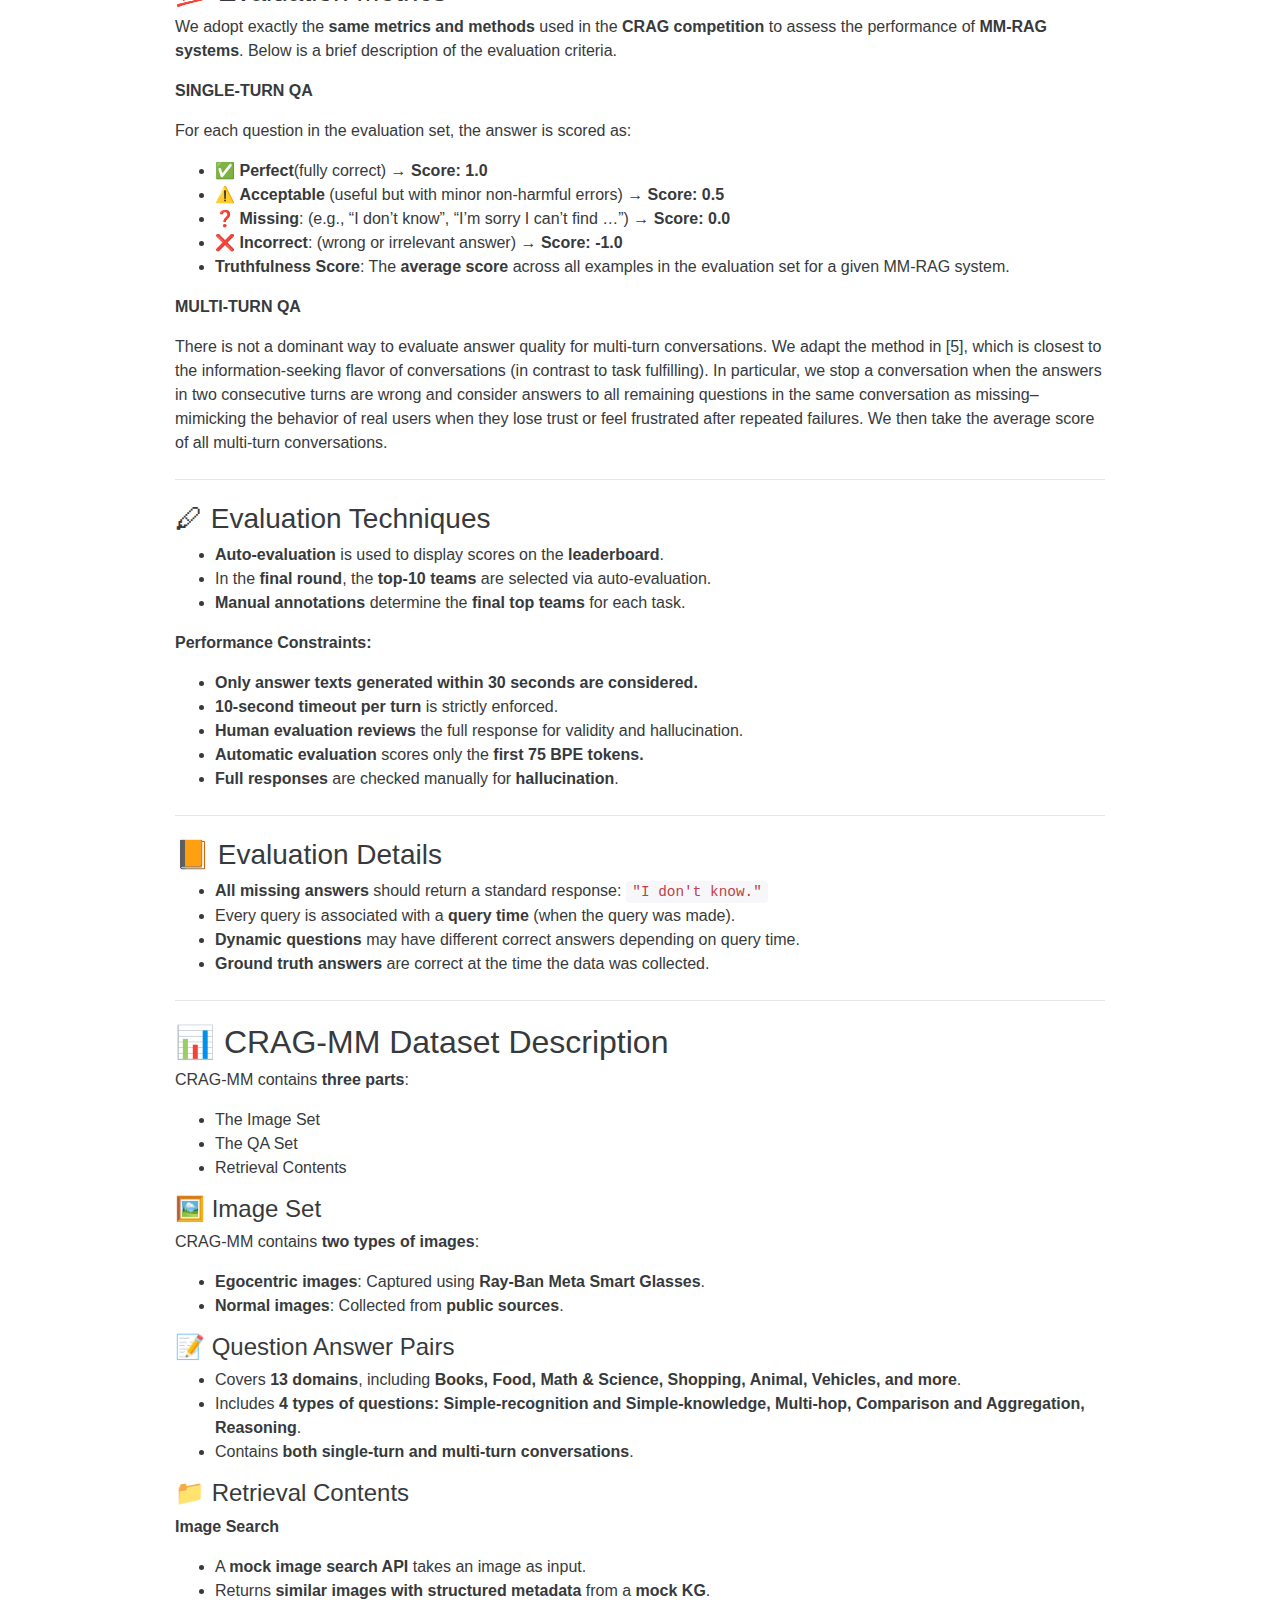
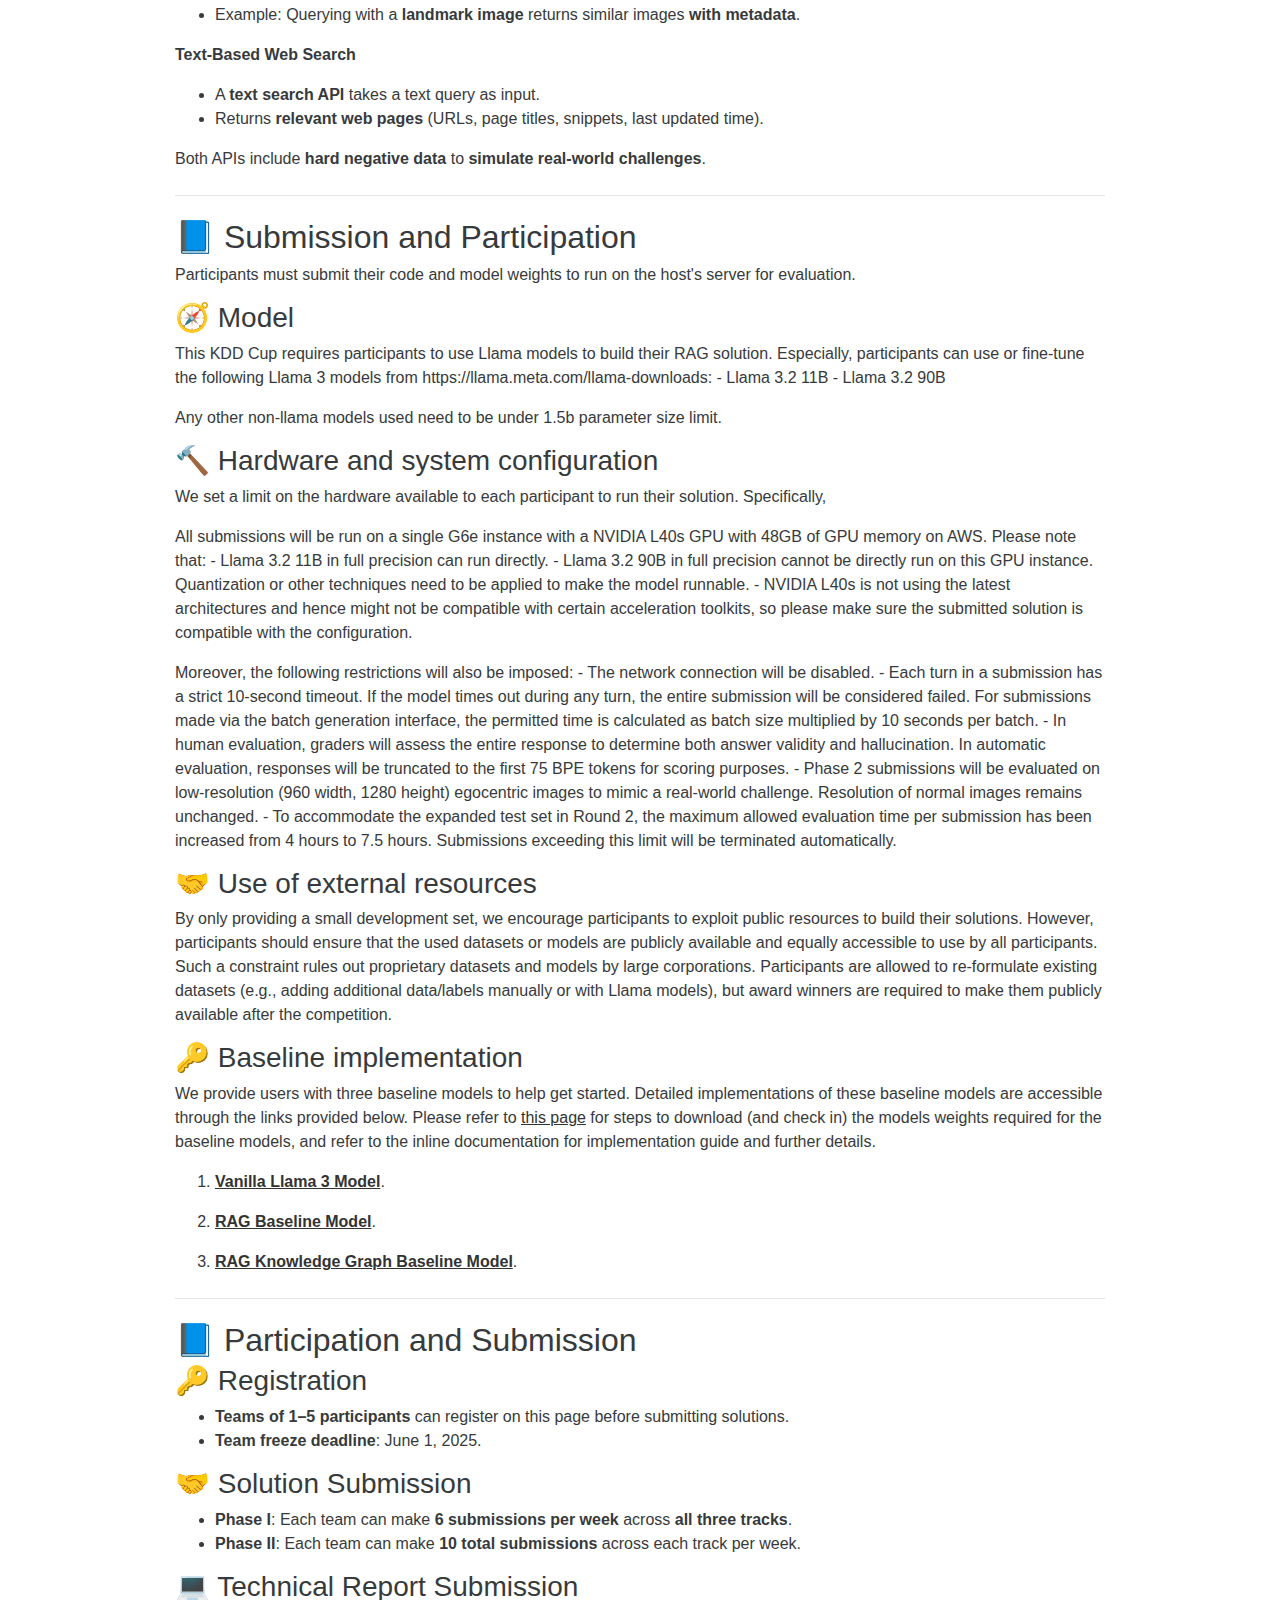
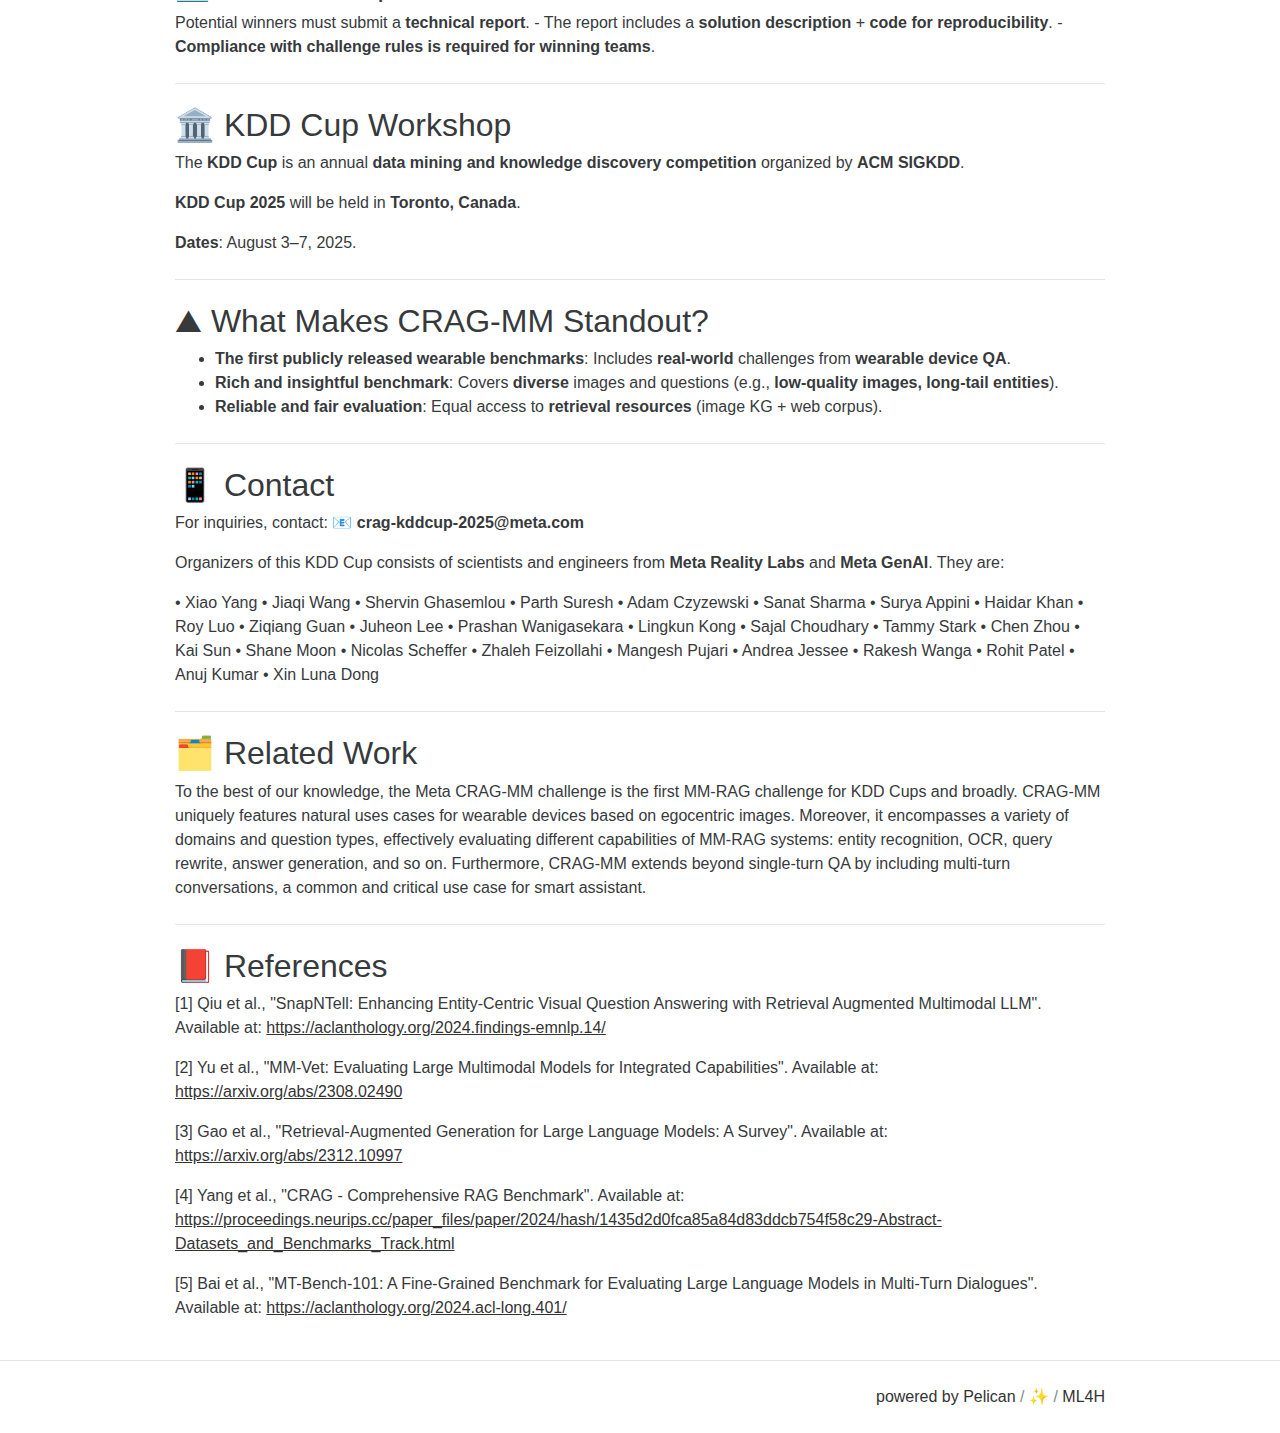
<file: 2024/index.html>
<!DOCTYPE html>
<html lang="en">

<head>
  <!-- Required meta tags always come first -->
  <meta charset="utf-8">
  <meta http-equiv="x-ua-compatible" content="ie=edge">
  <meta name="viewport" content="width=device-width, initial-scale=1, shrink-to-fit=no">

  <title>CRAG-MM Challenge
</title>
  <link rel="canonical" href="./index.html">



  <link rel="stylesheet" href="./theme/css/bootstrap.min.css">
  <link rel="stylesheet" href="./theme/css/font-awesome.min.css">
  <link rel="stylesheet" href="./theme/css/pygments/default.min.css">
  <link rel="stylesheet" href="./theme/css/style.css">
  <link rel="stylesheet" href="./theme/css/custom.css">


<meta name="description" content="🌟 Introducing the Meta CRAG - MM: Comprehensive RAG Benchmark for Multi-modal, Multi-turn Challenge! 🌟 You're on vacation, strolling through ancient sites as your smart glasses share their history. Later, at a local restaurant, they translate the menu, helping you order with confidence. As the day winds down, you head back to the …">
</head>

<body>
  <header class="header">
    <div class="container">
      <div class="row">
        <div class="col-xs-4 col-md-2 d-flex flex-wrap align-items-center">
          <a href="./">
            <img class="img-fluid img-logo" src=./images/logo.png alt="CRAG-MM Challenge">
          </a>
        </div>
	<div class="col-xs-12 col-md-10">
          <h1 class="title"><a href="./">CRAG-MM Challenge</a></h1>
          <ul class="list-inline">
            <li class="list-inline-item"><a href="https://arxiv.org/abs/2406.04744">CRAG Paper</a></li>
            <li class="list-inline-item"><a href="https://github.com/facebookresearch/CRAG/">Download</a></li>
            <li class="list-inline-item"><a href="https://www.aicrowd.com/challenges/meta-comprehensive-rag-benchmark-kdd-cup-2024">KDD Cup</a></li>
            <li class="list-inline-item">|</li>
            <li class="list-inline-item"><a href="./pages/schedule.html">Workshop</a></li>
            <li class="list-inline-item"><a href="./pages/keynotes.html">Keynotes</a></li>
            <li class="list-inline-item"><a href="https://openreview.net/group?id=KDD.org/2024/Workshop/KDD_Cup_CRAG#tab-accept">Accepted Papers</a></li>
          </ul>
        </div>
      </div>
    </div>
  </header>

  <div class="main">
    <div class="container">
      <h1>
</h1>
      <!-- <hr> -->
<article class="article">
  <div class="content">
    <!-- <h4>News</h4>

<div class="row">
<div class="alert alert-success" role="alert">
<p> [2024/09/11] The accepted papers are now available on <a href="https://openreview.net/group?id=KDD.org/2024/Workshop/KDD_Cup_CRAG">OpenReview</a>.</p>
<p> [2024/09/07] Slides of the workshop are <a href="/pages/schedule.html"> available</a>.</p>
<p> [2024/07/30] The paper submission deadline has been extended to Aug 09 2024 11:59PM UTC-0.</p>
<p> [2024/07/29] We are excited to announce <a href="https://discourse.aicrowd.com/t/meta-crag-challenge-2024-winners-announcement/">the winners of the Meta CRAG Challenge 2024</a>.</p>
<p> [2024/06/13] The CRAG paper has been featured by Hugging Face <a href="https://huggingface.co/papers?date=2024-06-10">Daily Papers</a> and covered by several media outlets (<a href="https://www.marktechpost.com/2024/06/11/advancing-reliable-question-answering-with-the-crag-benchmark/">1</a>, <a href="https://analyticsindiamag.com/comprehensive-rag-benchmark-aims-to-advance-retrieval-augmented-question-answering/">2</a>, <a href="https://adasci.org/enhancing-retrieval-augmented-generation-in-nlp-with-crag/">3</a>). </p>
</div>
</div> -->

<h2>🌟 Introducing the Meta CRAG - MM: Comprehensive RAG Benchmark for Multi-modal, Multi-turn Challenge! 🌟</h2>
<p>You're on vacation, strolling through ancient sites as your smart glasses share their history. Later, at a local restaurant, they translate the menu, helping you order with confidence. As the day winds down, you head back to the parking lot—no searching, no stress—your glasses pull up an image reminder of exactly where you parked.</p>
<p>Wearable devices are revolutionising how we communicate, work, and experience the world. But to be truly valuable in everyday life, they must provide relevant, accurate, and reliable information tailored to users' needs.</p>
<h2>💬 Introduction</h2>
<p>Vision Large Language Models (VLLMs) have undergone significant advancements in recent years, empowering multi-modal understanding and visual question-answering (VQA) capabilities behind smart glasses. Despite the progress, VLLMs still face a major challenge: generating hallucinated answers. Studies have shown that VLLMs encounter substantial difficulties in handling queries involving long-tail entities [1]; these models also encounter challenges in handling complex queries that require the integration of different capabilities: recognition, OCR, knowledge, and generation [2].</p>
<p>The Retrieval-Augmented Generation (RAG) paradigm has expanded to accommodate multi-modal (MM) input and demonstrated promise in addressing the knowledge limitation of VLLM. Given an image and a question, an MM-RAG system constructs a search query by synthesizing information from the image and the question, searches external sources to retrieve relevant information, and then provides grounded answers to address the question [3]</p>
<p><img src="/images/MM-RAG.png"  width="600"></p>
<p><strong>Figure 1</strong>: MM-RAG</p>
<p>Despite its potential, MM-RAG still faces many challenges, such as recognizing the correct subject and comprehending the visual context in the image to understand the question, performing effective searches to retrieve useful information, synthesizing information from different sources to generate coherent and informative answers, and engaging in smooth multi-turn conversations. A comprehensive benchmark that provides a standardized framework and clear metrics is in pressing need to enable reliable and informative assessment of MM-RAG systems to facilitate and advance innovations.</p>
<hr>
<h2>💻 What is CRAG - MM: Comprehensive RAG Benchmark for multi-modal multi-turn question answering?</h2>
<p>CRAG-MM is a visual question-answering benchmark that focuses on factual questions, offering a unique collection of image and question-answering sets to enable comprehensive assessment of wearable devices. Specifically, CRAG-MM features a diverse collection of <strong>5k images</strong>, including <strong>3k egocentric ones</strong> captured by <strong>RayBan Meta smart glasses</strong>, covering <strong>13 domains</strong> and reflecting real-world challenges associated with handling egocentric images.</p>
<p>The benchmark includes <strong>4 types of questions</strong>, ranging from simple queries that can be answered by looking at the image only to complex ones that require retrieving information from multiple sources and performing reasoning.</p>
<p>Moreover, CRAG-MM encompasses both <strong>single-turn and multi-turn conversations</strong>, providing a more overarching evaluation of MM-RAG solutions.</p>
<hr>
<h2>📅 Timeline</h2>
<p>There will be two phases in the challenge.</p>
<p><strong>Phase 1</strong> will be open to all teams who sign up.
All teams that have at least one successful submission in Phase 1 can enter Phase 2.</p>
<h3>Phase 1: Open Competition</h3>
<ul>
<li><strong>Website Open, Sample data available and Registration Begin</strong>: March 6, 2025, 23:55 UTC</li>
<li><strong>Data Available</strong>: March 15, 2025, 23:55 UTC</li>
<li><strong>Warm-up Round Start Date</strong>: March 24, 2025, 23:55 UTC</li>
<li><strong>Phase 1 Submission Start Date</strong>: April 4, 2025, 23:55 UTC</li>
<li><strong>Phase 1 Submission End Date</strong>: May 17, 2025, 23:55 UTC</li>
</ul>
<h3>Phase 2: Competition for Top Teams</h3>
<ul>
<li><strong>Phase 2 Start Date</strong>: May 26, 2025, 23:55 UTC</li>
<li><strong>Registration and Team Freeze Deadline</strong>: June 1, 2025, 23:55 UTC</li>
<li><strong>Phase 2 End Date (Extended)</strong>: Jun 17, 2025, 23:55 UTC</li>
</ul>
<h3>Winners Announcement</h3>
<ul>
<li><strong>Winner Notification</strong>: July 1, 2025 (Tentative)</li>
<li><strong>Winner Public Announcement</strong>: August 5, 2025 (At KDD Cup Winners event)</li>
</ul>
<hr>
<h2>🏆 Prizes</h2>
<p>The challenge boasts a prize pool of <strong>USD 33,000</strong>. There are prizes for <strong>all three tasks</strong>.</p>
<h3>Grand Prize 💎</h3>
<ul>
<li><strong>The top one team that gains the highest score for egocentric images</strong>: $5000</li>
</ul>
<h3>For Each Task</h3>
<ul>
<li>🥇 <strong>First Place</strong>: $4,000</li>
<li>🥈 <strong>Second Place</strong>: $2,500</li>
<li>🥉 <strong>Third Place</strong>: $1,500</li>
</ul>
<h3>Special Awards 💐</h3>
<ul>
<li><strong>First Place for each of the 4 question types</strong>: $1000</li>
</ul>
<p><em>The first, second, and third prize winners are not eligible to win prizes for complex question types.</em></p>
<hr>
<h2>💻 META CRAG - MM Challenge</h2>
<p>An MM-RAG QA system takes as input an image 𝐼 and a question 𝑄, and outputs an answer 𝐴; the answer is generated by MM-LLMs according to information retrieved from external sources, combined with knowledge internalized in the model. A <strong>Multi-turn MM-RAG QA system</strong>, in addition, takes questions and answers from previous turns as context to answer new questions. The answer should provide useful information to answer the question without adding any hallucination.</p>
<p>We first define <strong>four types of questions</strong> in our benchmark:</p>
<ul>
<li><strong>Simple questions</strong>: Questions asking for simple facts.<ul>
<li><strong>Simple recognition</strong>: This can be directly answered from the image (e.g., "What brand is the milk?" or "Who wrote this book?" where the brand name and the book author are shown on the image).</li>
<li><strong>Simple knowledge</strong>: Requires external knowledge for the answers (e.g., "What’s the price of this sofa on Amazon?").</li>
</ul>
</li>
<li><strong>Multi-hop questions</strong>: Questions that require <strong>chaining multiple pieces of information</strong> to compose the answer (e.g., "What other movies have the director of this movie directed in the past?").</li>
<li><strong>Comparison and Aggregation questions</strong>: Questions requiring <strong>aggregating or comparing multiple pieces of information</strong> (e.g., "Which drinks do not contain added sugar among these?" or "Is this cheaper on Amazon?").</li>
<li><strong>Reasoning questions</strong>: Questions about an entity that <strong>cannot be directly looked up</strong> and require <strong>reasoning</strong> to answer (e.g., "Can the dryer be used in Europe?" where the image shows a dryer).</li>
</ul>
<p>We designed <strong>three competition tasks</strong>. As shown in Figure 2, <strong>Task #1</strong> and <strong>Task #2</strong> contain single-turn questions, where the former provides <strong>image-KG-based retrieval</strong>, and the latter additionally introduces <strong>web retrieval</strong>; Task #3 focuses on <strong>multi-turn conversations</strong>.</p>
<p>Here, we provide the content that can be leveraged in QA to ensure fair competition. We describe how we generated the data in the next section.</p>
<hr>
<h3>🏹 Challenge Tasks</h3>
<p>This challenge comprises of three tasks designed to improve multimodal question-answering (QA) systems.</p>
<p><strong>TASK #1</strong>: SINGLE-SOURCE AUGMENTATION</p>
<ul>
<li><strong>Goal</strong>: To test the <strong>basic answer generation capability</strong> of MM-RAG systems.</li>
<li>Provides an <strong>image mock API</strong> to access information from an underlying <strong>image-based mock KG</strong>. The <strong>mock KG</strong> is indexed by the image and stores structured data associated with the image. Answers to the questions <strong>may or may not exist</strong> in the mock KG. The <strong>mock API</strong> takes an image as input and returns similar images from the <strong>mock KG</strong>, along with <strong>structured data</strong> associated with each image to support answer generation.</li>
</ul>
<p><strong>TASK #2</strong>: MULTI-SOURCE AUGMENTATION</p>
<ul>
<li><strong>Goal</strong>: To test how well the <strong>MM-RAG system synthesizes information</strong> from <strong>different sources</strong>.</li>
<li>In addition to <strong>Task #1</strong>, this task provides a <strong>web search mock API</strong> as a <strong>second retrieval source</strong>. The <strong>web pages</strong> may provide <strong>useful information</strong> for answering the question but <strong>also contain noise</strong>.</li>
</ul>
<p><strong>TASK #3</strong>: MULTI-TURN QA</p>
<ul>
<li><strong>Goal</strong>: To test <strong>context understanding</strong> for <strong>smooth multi-turn conversations</strong>.</li>
<li>This task tests the system’s ability to conduct <strong>multi-turn conversations</strong>. Each conversation contains <strong>2–6 turns</strong>. Except for the first turn, <strong>questions in later turns may or may not require the image</strong> for answering.</li>
</ul>
<p>The three tasks, each building upon the previous one, <strong>guide competition teams to build end-to-end RAG systems</strong> for <strong>multi-modal, multi-turn QA</strong>.</p>
<p><img src="/images/tasks-mm.jpeg"  width="600"></p>
<p><strong>Figure 2</strong>: CRAG - MM Tasks</p>
<hr>
<h3>💯 Evaluation Metrics</h3>
<p>We adopt exactly the <strong>same metrics and methods</strong> used in the <strong>CRAG competition</strong> to assess the performance of <strong>MM-RAG systems</strong>. Below is a brief description of the evaluation criteria.</p>
<p><strong>SINGLE-TURN QA</strong></p>
<p>For each question in the evaluation set, the answer is scored as:</p>
<ul>
<li>✅ <strong>Perfect</strong>(fully correct) → <strong>Score: 1.0</strong></li>
<li>⚠️ <strong>Acceptable</strong> (useful but with minor non-harmful errors) → <strong>Score: 0.5</strong></li>
<li>❓ <strong>Missing</strong>: (e.g., “I don’t know”, “I’m sorry I can’t find …”) → <strong>Score: 0.0</strong></li>
<li>❌ <strong>Incorrect</strong>: (wrong or irrelevant answer) → <strong>Score: -1.0</strong></li>
<li><strong>Truthfulness Score</strong>: The <strong>average score</strong> across all examples in the evaluation set for a given MM-RAG system.</li>
</ul>
<p><strong>MULTI-TURN QA</strong></p>
<p>There is not a dominant way to evaluate answer quality for multi-turn conversations. We adapt the method in [5], which is closest to the information-seeking flavor of conversations (in contrast to task fulfilling). In particular, we stop a conversation when the answers in two consecutive turns are wrong and consider answers to all remaining questions in the same conversation as missing–mimicking the behavior of real users when they lose trust or feel frustrated after repeated failures. We then take the average score of all multi-turn conversations.</p>
<hr>
<h3>🖊 Evaluation Techniques</h3>
<ul>
<li><strong>Auto-evaluation</strong> is used to display scores on the <strong>leaderboard</strong>.</li>
<li>In the <strong>final round</strong>, the <strong>top-10 teams</strong> are selected via auto-evaluation.</li>
<li><strong>Manual annotations</strong> determine the <strong>final top teams</strong> for each task.</li>
</ul>
<p><strong>Performance Constraints:</strong></p>
<ul>
<li><strong>Only answer texts generated within 30 seconds are considered.</strong></li>
<li><strong>10-second timeout per turn</strong> is strictly enforced.</li>
<li><strong>Human evaluation reviews</strong> the full response for validity and hallucination.</li>
<li><strong>Automatic evaluation</strong> scores only the <strong>first 75 BPE tokens.</strong></li>
<li><strong>Full responses</strong> are checked manually for <strong>hallucination</strong>.</li>
</ul>
<hr>
<h3>📙 Evaluation Details</h3>
<ul>
<li><strong>All missing answers</strong> should return a standard response: <code>"I don't know."</code></li>
<li>Every query is associated with a <strong>query time</strong> (when the query was made).</li>
<li><strong>Dynamic questions</strong> may have different correct answers depending on query time.</li>
<li><strong>Ground truth answers</strong> are correct at the time the data was collected.</li>
</ul>
<hr>
<h2>📊 CRAG-MM Dataset Description</h2>
<p>CRAG-MM contains <strong>three parts</strong>:</p>
<ul>
<li>The Image Set</li>
<li>The QA Set</li>
<li>Retrieval Contents</li>
</ul>
<h4>🖼️ Image Set</h4>
<p>CRAG-MM contains <strong>two types of images</strong>:</p>
<ul>
<li><strong>Egocentric images</strong>: Captured using <strong>Ray-Ban Meta Smart Glasses</strong>.</li>
<li><strong>Normal images</strong>: Collected from <strong>public sources</strong>.</li>
</ul>
<h4>📝 Question Answer Pairs</h4>
<ul>
<li>Covers <strong>13 domains</strong>, including <strong>Books, Food, Math &amp; Science, Shopping, Animal, Vehicles, and more</strong>.</li>
<li>Includes <strong>4 types of questions: Simple-recognition and Simple-knowledge, Multi-hop, Comparison and Aggregation, Reasoning</strong>.</li>
<li>Contains <strong>both single-turn and multi-turn conversations</strong>.</li>
</ul>
<h4>📁 Retrieval Contents</h4>
<p><strong>Image Search</strong></p>
<ul>
<li>A <strong>mock image search API</strong> takes an image as input.</li>
<li>Returns <strong>similar images with structured metadata</strong> from a <strong>mock KG</strong>.</li>
<li>Example: Querying with a <strong>landmark image</strong> returns similar images <strong>with metadata</strong>.</li>
</ul>
<p><strong>Text-Based Web Search</strong></p>
<ul>
<li>A <strong>text search API</strong> takes a text query as input.</li>
<li>Returns <strong>relevant web pages</strong> (URLs, page titles, snippets, last updated time).</li>
</ul>
<p>Both APIs include <strong>hard negative data</strong> to <strong>simulate real-world challenges</strong>.</p>
<hr>
<h2>📘 Submission and Participation</h2>
<p>Participants must submit their code and model weights to run on the host's server for evaluation.</p>
<h3>🧭 Model</h3>
<p>This KDD Cup requires participants to use Llama models to build their RAG solution. Especially, participants can use or fine-tune the following Llama 3 models from https://llama.meta.com/llama-downloads:
- Llama 3.2 11B
- Llama 3.2 90B</p>
<p>Any other non-llama models used need to be under 1.5b parameter size limit.</p>
<h3>🔨 Hardware and system configuration</h3>
<p>We set a limit on the hardware available to each participant to run their solution. Specifically,</p>
<p>All submissions will be run on a single G6e instance with a NVIDIA L40s GPU with 48GB of GPU memory on AWS. Please note that:
- Llama 3.2 11B in full precision can run directly.
- Llama 3.2 90B in full precision cannot be directly run on this GPU instance. Quantization or other techniques need to be applied to make the model runnable.
- NVIDIA L40s is not using the latest architectures and hence might not be compatible with certain acceleration toolkits, so please make sure the submitted solution is compatible with the configuration.</p>
<p>Moreover, the following restrictions will also be imposed:
- The network connection will be disabled.
- Each turn in a submission has a strict 10-second timeout. If the model times out during any turn, the entire submission will be considered failed. For submissions made via the batch generation interface, the permitted time is calculated as batch size multiplied by 10 seconds per batch.
- In human evaluation, graders will assess the entire response to determine both answer validity and hallucination. In automatic evaluation, responses will be truncated to the first 75 BPE tokens for scoring purposes.
- Phase 2 submissions will be evaluated on low-resolution (960 width, 1280 height) egocentric images to mimic a real-world challenge. Resolution of normal images remains unchanged.
- To accommodate the expanded test set in Round 2, the maximum allowed evaluation time per submission has been increased from 4 hours to 7.5 hours. Submissions exceeding this limit will be terminated automatically.</p>
<h3>🤝 Use of external resources</h3>
<p>By only providing a small development set, we encourage participants to exploit public resources to build their solutions. However, participants should ensure that the used datasets or models are publicly available and equally accessible to use by all participants. Such a constraint rules out proprietary datasets and models by large corporations. Participants are allowed to re-formulate existing datasets (e.g., adding additional data/labels manually or with Llama models), but award winners are required to make them publicly available after the competition.</p>
<h3>🔑 Baseline implementation</h3>
<p>We provide users with three baseline models to help get started. Detailed implementations of these baseline models are accessible through the links provided below. Please refer to <a href="https://github.com/facebookresearch/CRAG/blob/main/docs/download_baseline_model_weights.md">this page</a> for steps to download (and check in) the models weights required for the baseline models, and refer to the inline documentation for implementation guide and further details.</p>
<ol>
<li>
<p><a href="https://github.com/facebookresearch/CRAG/blob/main/models/vanilla_llama_baseline.py"><strong>Vanilla Llama 3 Model</strong></a>.</p>
</li>
<li>
<p><a href="https://github.com/facebookresearch/CRAG/blob/main/models/rag_llama_baseline.py"><strong>RAG Baseline Model</strong></a>.</p>
</li>
<li>
<p><a href="https://github.com/facebookresearch/CRAG/blob/main/models/rag_knowledge_graph_baseline.py"><strong>RAG Knowledge Graph Baseline Model</strong></a>.</p>
</li>
</ol>
<hr>
<h2>📘 Participation and Submission</h2>
<h3>🔑 Registration</h3>
<ul>
<li><strong>Teams of 1–5 participants</strong> can register on this page before submitting solutions.</li>
<li><strong>Team freeze deadline</strong>: June 1, 2025.</li>
</ul>
<h3>🤝 Solution Submission</h3>
<ul>
<li><strong>Phase I</strong>: Each team can make <strong>6 submissions per week</strong> across <strong>all three tracks</strong>.</li>
<li><strong>Phase II</strong>: Each team can make <strong>10 total submissions</strong> across each track per week.</li>
</ul>
<h3>💻 Technical Report Submission</h3>
<p>Potential winners must submit a <strong>technical report</strong>.
- The report includes a <strong>solution description</strong> + <strong>code for reproducibility</strong>.
- <strong>Compliance with challenge rules is required for winning teams</strong>.</p>
<hr>
<h2>🏛️ KDD Cup Workshop</h2>
<p>The <strong>KDD Cup</strong> is an annual <strong>data mining and knowledge discovery competition</strong> organized by <strong>ACM SIGKDD</strong>.</p>
<p><strong>KDD Cup 2025</strong> will be held in <strong>Toronto, Canada</strong>.</p>
<p><strong>Dates</strong>: August 3–7, 2025.</p>
<hr>
<h2>⛰ What Makes CRAG-MM Standout?</h2>
<ul>
<li><strong>The first publicly released wearable benchmarks</strong>: Includes <strong>real-world</strong> challenges from <strong>wearable device QA</strong>.</li>
<li><strong>Rich and insightful benchmark</strong>: Covers <strong>diverse</strong> images and questions (e.g., <strong>low-quality images, long-tail entities</strong>).</li>
<li><strong>Reliable and fair evaluation</strong>: Equal access to <strong>retrieval resources</strong> (image KG + web corpus).</li>
</ul>
<hr>
<h2>📱 Contact</h2>
<p>For inquiries, contact:
📧 <strong>crag-kddcup-2025@meta.com</strong></p>
<p>Organizers of this KDD Cup consists of scientists and engineers from <strong>Meta Reality Labs</strong> and <strong>Meta GenAI</strong>. They are:</p>
<p>• Xiao Yang • Jiaqi Wang • Shervin Ghasemlou • Parth Suresh • Adam Czyzewski • Sanat Sharma • Surya Appini • Haidar Khan • Roy Luo • Ziqiang Guan • Juheon Lee • Prashan Wanigasekara • Lingkun Kong • Sajal Choudhary • Tammy Stark • Chen Zhou • Kai Sun • Shane Moon • Nicolas Scheffer • Zhaleh Feizollahi • Mangesh Pujari • Andrea Jessee • Rakesh Wanga • Rohit Patel • Anuj Kumar • Xin Luna Dong</p>
<hr>
<h2>🗂️ Related Work</h2>
<p>To the best of our knowledge, the Meta CRAG-MM challenge is the first MM-RAG challenge for KDD Cups and broadly. CRAG-MM uniquely features natural uses cases for wearable devices based on egocentric images. Moreover, it encompasses a variety of domains and question types, effectively evaluating different capabilities of MM-RAG systems: entity recognition, OCR, query rewrite, answer generation, and so on. Furthermore, CRAG-MM extends beyond single-turn QA by including multi-turn conversations, a common and critical use case for smart assistant.</p>
<hr>
<h2>📕 References</h2>
<p>[1] Qiu et al., "SnapNTell: Enhancing Entity-Centric Visual Question Answering with Retrieval Augmented Multimodal LLM". Available at: <a href="https://aclanthology.org/2024.findings-emnlp.14/">https://aclanthology.org/2024.findings-emnlp.14/</a></p>
<p>[2] Yu et al., "MM-Vet: Evaluating Large Multimodal Models for Integrated Capabilities". Available at: <a href="https://arxiv.org/abs/2308.02490">https://arxiv.org/abs/2308.02490</a></p>
<p>[3] Gao et al., "Retrieval-Augmented Generation for Large Language Models: A Survey". Available at: <a href="https://arxiv.org/abs/2312.10997">https://arxiv.org/abs/2312.10997</a></p>
<p>[4] Yang et al., "CRAG - Comprehensive RAG Benchmark". Available at: <a href="https://proceedings.neurips.cc/paper_files/paper/2024/hash/1435d2d0fca85a84d83ddcb754f58c29-Abstract-Datasets_and_Benchmarks_Track.html">https://proceedings.neurips.cc/paper_files/paper/2024/hash/1435d2d0fca85a84d83ddcb754f58c29-Abstract-Datasets_and_Benchmarks_Track.html</a></p>
<p>[5] Bai et al., "MT-Bench-101: A Fine-Grained Benchmark for Evaluating Large Language Models in Multi-Turn Dialogues". Available at: <a href="https://aclanthology.org/2024.acl-long.401/">https://aclanthology.org/2024.acl-long.401/</a></p>
<!-- <hr>
<a href="/pages/organizers.html">Contributors & Acknowledgements</a> -->
  </div>
</article>
    </div>
  </div>

  <footer class="footer">
    <div class="container">
      <div class="row">
       <ul class="col-sm-6 list-inline">



        </ul>
        <p class="col-sm-6 text-sm-right text-muted">
          <a href="https://github.com/getpelican/pelican" target="_blank">powered by Pelican</a>
          /
          <a href="https://github.com/nairobilug/pelican-alchemy" target="_blank">&#x2728;</a>
	  /
	  <a href="https://github.com/ml4health/ml4health.github.io" target="_blank">ML4H</a>
        </p>
      </div>
    </div>
  </footer>
</body>

</html>
</file>
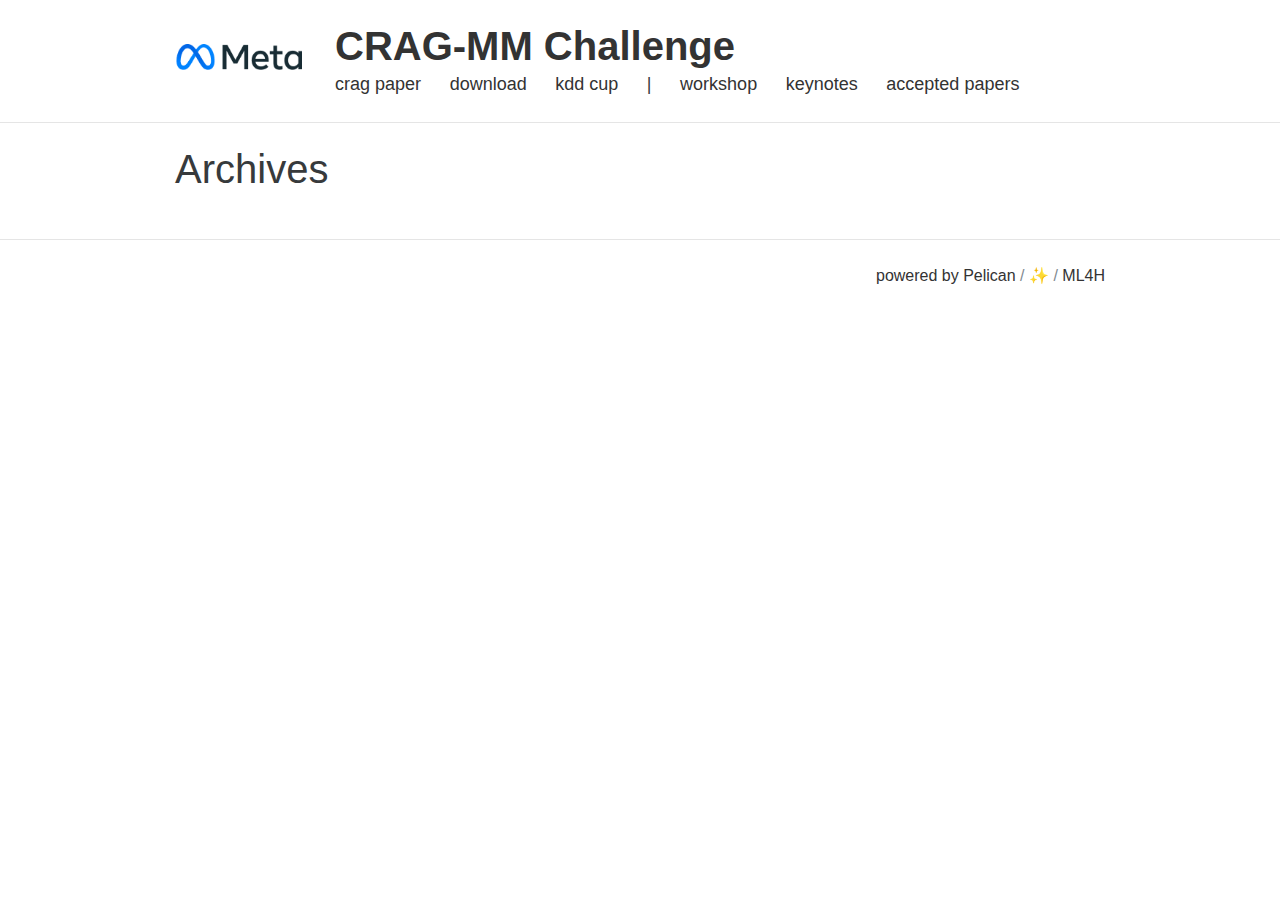
<file: archives.html>
<!DOCTYPE html>
<html lang="en">

<head>
  <!-- Required meta tags always come first -->
  <meta charset="utf-8">
  <meta http-equiv="x-ua-compatible" content="ie=edge">
  <meta name="viewport" content="width=device-width, initial-scale=1, shrink-to-fit=no">

  <title>Archives CRAG-MM Challenge
</title>
  <link rel="canonical" href="./archives.html">



  <link rel="stylesheet" href="./theme/css/bootstrap.min.css">
  <link rel="stylesheet" href="./theme/css/font-awesome.min.css">
  <link rel="stylesheet" href="./theme/css/pygments/default.min.css">
  <link rel="stylesheet" href="./theme/css/style.css">
  <link rel="stylesheet" href="./theme/css/custom.css">

</head>

<body>
  <header class="header">
    <div class="container">
      <div class="row">
        <div class="col-xs-4 col-md-2 d-flex flex-wrap align-items-center">
          <a href="./">
            <img class="img-fluid img-logo" src=./images/logo.png alt="CRAG-MM Challenge">
          </a>
        </div>
	<div class="col-xs-12 col-md-10">
          <h1 class="title"><a href="./">CRAG-MM Challenge</a></h1>
          <ul class="list-inline">
            <li class="list-inline-item"><a href="https://arxiv.org/abs/2406.04744">CRAG Paper</a></li>
            <li class="list-inline-item"><a href="https://github.com/facebookresearch/CRAG/">Download</a></li>
            <li class="list-inline-item"><a href="https://www.aicrowd.com/challenges/meta-comprehensive-rag-benchmark-kdd-cup-2024">KDD Cup</a></li>
            <li class="list-inline-item">|</li>
            <li class="list-inline-item"><a href="./pages/schedule.html">Workshop</a></li>
            <li class="list-inline-item"><a href="./pages/keynotes.html">Keynotes</a></li>
            <li class="list-inline-item"><a href="https://openreview.net/group?id=KDD.org/2024/Workshop/KDD_Cup_CRAG#tab-accept">Accepted Papers</a></li>
          </ul>
        </div>
      </div>
    </div>
  </header>

  <div class="main">
    <div class="container">
      <h1>Archives
</h1>
      <!-- <hr> -->
<dl class="row">
</dl>
    </div>
  </div>

  <footer class="footer">
    <div class="container">
      <div class="row">
       <ul class="col-sm-6 list-inline">



        </ul>
        <p class="col-sm-6 text-sm-right text-muted">
          <a href="https://github.com/getpelican/pelican" target="_blank">powered by Pelican</a>
          /
          <a href="https://github.com/nairobilug/pelican-alchemy" target="_blank">&#x2728;</a>
	  /
	  <a href="https://github.com/ml4health/ml4health.github.io" target="_blank">ML4H</a>
        </p>
      </div>
    </div>
  </footer>
</body>

</html>
</file>
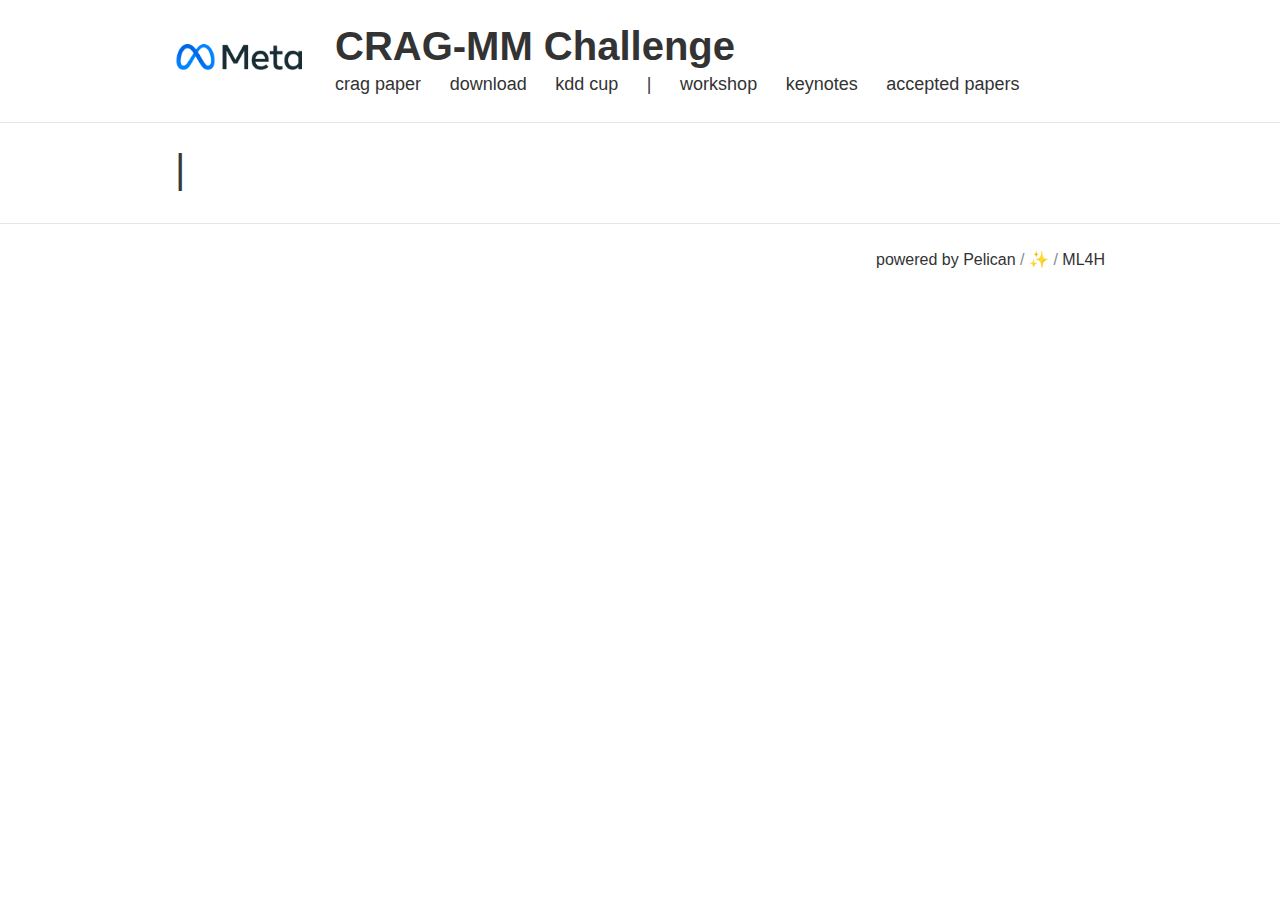
<file: dummy.html>
<!DOCTYPE html>
<html lang="en">

<head>
  <!-- Required meta tags always come first -->
  <meta charset="utf-8">
  <meta http-equiv="x-ua-compatible" content="ie=edge">
  <meta name="viewport" content="width=device-width, initial-scale=1, shrink-to-fit=no">

  <title>| | CRAG-MM Challenge
</title>
  <link rel="canonical" href="./dummy.html">



  <link rel="stylesheet" href="./theme/css/bootstrap.min.css">
  <link rel="stylesheet" href="./theme/css/font-awesome.min.css">
  <link rel="stylesheet" href="./theme/css/pygments/default.min.css">
  <link rel="stylesheet" href="./theme/css/style.css">
  <link rel="stylesheet" href="./theme/css/custom.css">


<meta name="description" content="">
</head>

<body>
  <header class="header">
    <div class="container">
      <div class="row">
        <div class="col-xs-4 col-md-2 d-flex flex-wrap align-items-center">
          <a href="./">
            <img class="img-fluid img-logo" src=./images/logo.png alt="CRAG-MM Challenge">
          </a>
        </div>
	<div class="col-xs-12 col-md-10">
          <h1 class="title"><a href="./">CRAG-MM Challenge</a></h1>
          <ul class="list-inline">
            <li class="list-inline-item"><a href="https://arxiv.org/abs/2406.04744">CRAG Paper</a></li>
            <li class="list-inline-item"><a href="https://github.com/facebookresearch/CRAG/">Download</a></li>
            <li class="list-inline-item"><a href="https://www.aicrowd.com/challenges/meta-comprehensive-rag-benchmark-kdd-cup-2024">KDD Cup</a></li>
            <li class="list-inline-item">|</li>
            <li class="list-inline-item"><a href="./pages/schedule.html">Workshop</a></li>
            <li class="list-inline-item"><a href="./pages/keynotes.html">Keynotes</a></li>
            <li class="list-inline-item"><a href="https://openreview.net/group?id=KDD.org/2024/Workshop/KDD_Cup_CRAG#tab-accept">Accepted Papers</a></li>
          </ul>
        </div>
      </div>
    </div>
  </header>

  <div class="main">
    <div class="container">
      <h1>|
</h1>
      <!-- <hr> -->
<article class="article">
  <div class="content">
    
  </div>
</article>
    </div>
  </div>

  <footer class="footer">
    <div class="container">
      <div class="row">
       <ul class="col-sm-6 list-inline">



        </ul>
        <p class="col-sm-6 text-sm-right text-muted">
          <a href="https://github.com/getpelican/pelican" target="_blank">powered by Pelican</a>
          /
          <a href="https://github.com/nairobilug/pelican-alchemy" target="_blank">&#x2728;</a>
	  /
	  <a href="https://github.com/ml4health/ml4health.github.io" target="_blank">ML4H</a>
        </p>
      </div>
    </div>
  </footer>
</body>

</html>
</file>
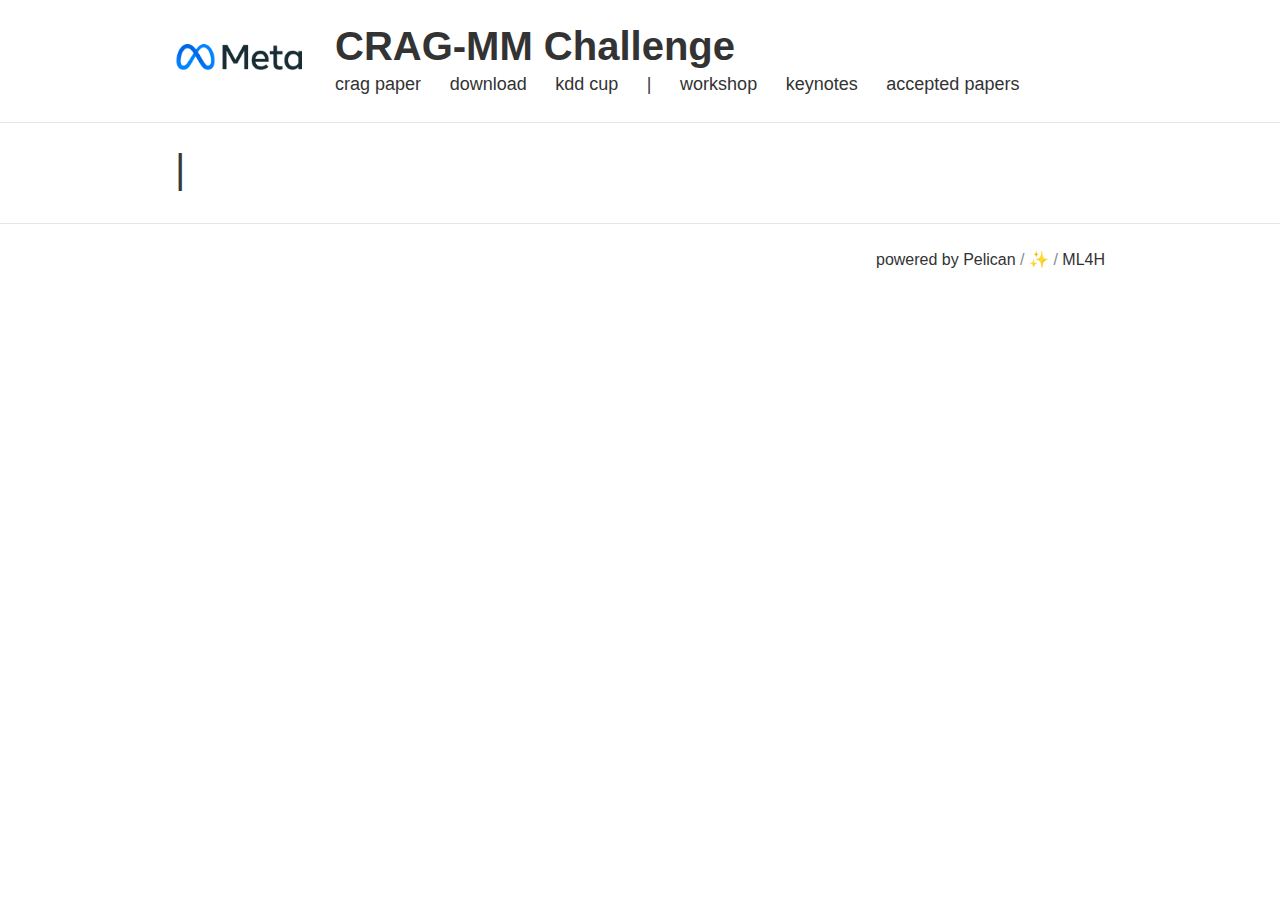
<file: dummy2.html>
<!DOCTYPE html>
<html lang="en">

<head>
  <!-- Required meta tags always come first -->
  <meta charset="utf-8">
  <meta http-equiv="x-ua-compatible" content="ie=edge">
  <meta name="viewport" content="width=device-width, initial-scale=1, shrink-to-fit=no">

  <title>| | CRAG-MM Challenge
</title>
  <link rel="canonical" href="./dummy2.html">



  <link rel="stylesheet" href="./theme/css/bootstrap.min.css">
  <link rel="stylesheet" href="./theme/css/font-awesome.min.css">
  <link rel="stylesheet" href="./theme/css/pygments/default.min.css">
  <link rel="stylesheet" href="./theme/css/style.css">
  <link rel="stylesheet" href="./theme/css/custom.css">


<meta name="description" content="">
</head>

<body>
  <header class="header">
    <div class="container">
      <div class="row">
        <div class="col-xs-4 col-md-2 d-flex flex-wrap align-items-center">
          <a href="./">
            <img class="img-fluid img-logo" src=./images/logo.png alt="CRAG-MM Challenge">
          </a>
        </div>
	<div class="col-xs-12 col-md-10">
          <h1 class="title"><a href="./">CRAG-MM Challenge</a></h1>
          <ul class="list-inline">
            <li class="list-inline-item"><a href="https://arxiv.org/abs/2406.04744">CRAG Paper</a></li>
            <li class="list-inline-item"><a href="https://github.com/facebookresearch/CRAG/">Download</a></li>
            <li class="list-inline-item"><a href="https://www.aicrowd.com/challenges/meta-comprehensive-rag-benchmark-kdd-cup-2024">KDD Cup</a></li>
            <li class="list-inline-item">|</li>
            <li class="list-inline-item"><a href="./pages/schedule.html">Workshop</a></li>
            <li class="list-inline-item"><a href="./pages/keynotes.html">Keynotes</a></li>
            <li class="list-inline-item"><a href="https://openreview.net/group?id=KDD.org/2024/Workshop/KDD_Cup_CRAG#tab-accept">Accepted Papers</a></li>
          </ul>
        </div>
      </div>
    </div>
  </header>

  <div class="main">
    <div class="container">
      <h1>|
</h1>
      <!-- <hr> -->
<article class="article">
  <div class="content">
    
  </div>
</article>
    </div>
  </div>

  <footer class="footer">
    <div class="container">
      <div class="row">
       <ul class="col-sm-6 list-inline">



        </ul>
        <p class="col-sm-6 text-sm-right text-muted">
          <a href="https://github.com/getpelican/pelican" target="_blank">powered by Pelican</a>
          /
          <a href="https://github.com/nairobilug/pelican-alchemy" target="_blank">&#x2728;</a>
	  /
	  <a href="https://github.com/ml4health/ml4health.github.io" target="_blank">ML4H</a>
        </p>
      </div>
    </div>
  </footer>
</body>

</html>
</file>
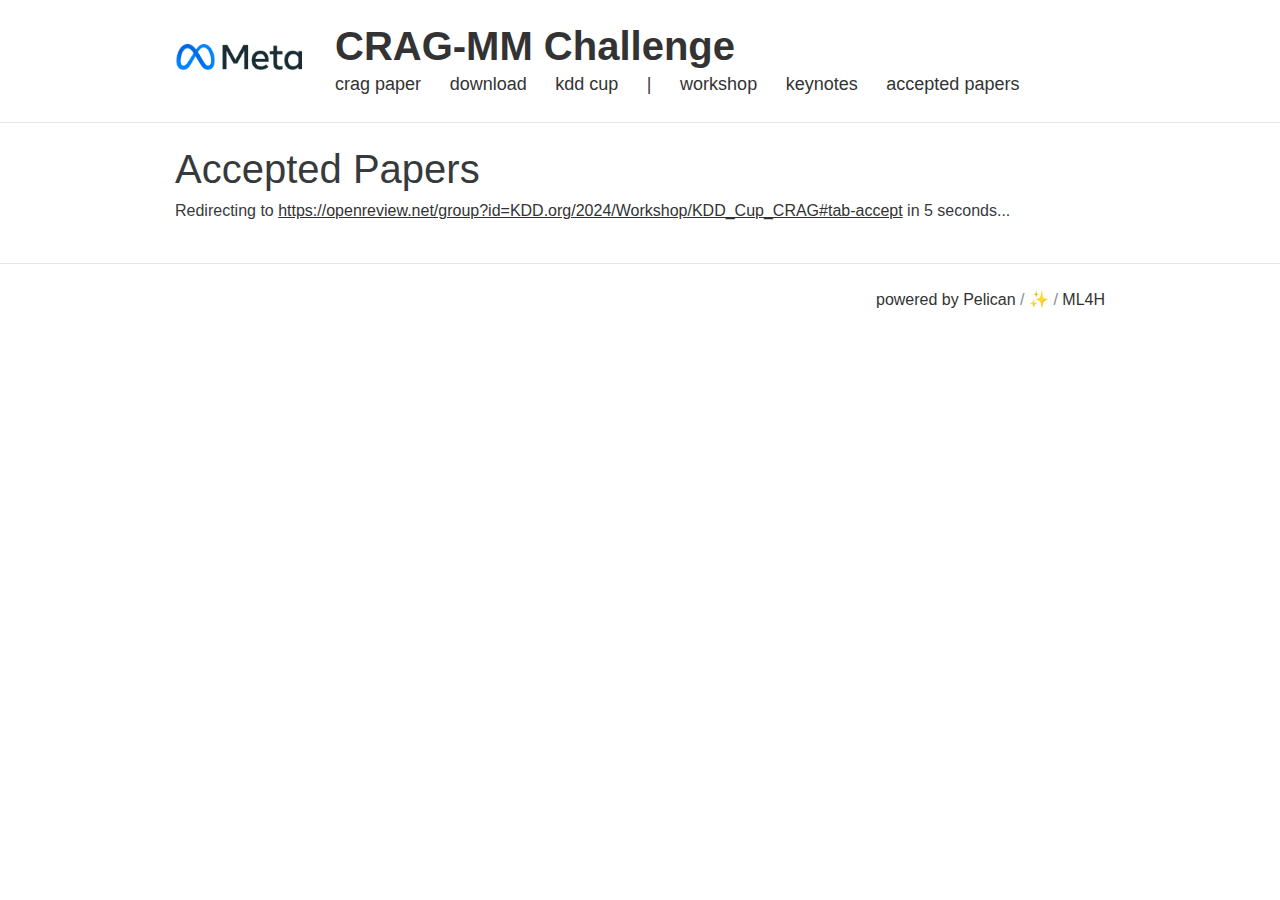
<file: pages/accepted-papers.html>
<!DOCTYPE html>
<html lang="en">

<head>
  <!-- Required meta tags always come first -->
  <meta charset="utf-8">
  <meta http-equiv="x-ua-compatible" content="ie=edge">
  <meta name="viewport" content="width=device-width, initial-scale=1, shrink-to-fit=no">

  <title>Accepted Papers | CRAG-MM Challenge
</title>
  <link rel="canonical" href="../pages/accepted-papers.html">



  <link rel="stylesheet" href="../theme/css/bootstrap.min.css">
  <link rel="stylesheet" href="../theme/css/font-awesome.min.css">
  <link rel="stylesheet" href="../theme/css/pygments/default.min.css">
  <link rel="stylesheet" href="../theme/css/style.css">
  <link rel="stylesheet" href="../theme/css/custom.css">


<meta name="description" content="Redirecting to https://openreview.net/group?id=KDD.org/2024/Workshop/KDD_Cup_CRAG#tab-accept in 5 seconds...">
</head>

<body>
  <header class="header">
    <div class="container">
      <div class="row">
        <div class="col-xs-4 col-md-2 d-flex flex-wrap align-items-center">
          <a href="../">
            <img class="img-fluid img-logo" src=../images/logo.png alt="CRAG-MM Challenge">
          </a>
        </div>
	<div class="col-xs-12 col-md-10">
          <h1 class="title"><a href="../">CRAG-MM Challenge</a></h1>
          <ul class="list-inline">
            <li class="list-inline-item"><a href="https://arxiv.org/abs/2406.04744">CRAG Paper</a></li>
            <li class="list-inline-item"><a href="https://github.com/facebookresearch/CRAG/">Download</a></li>
            <li class="list-inline-item"><a href="https://www.aicrowd.com/challenges/meta-comprehensive-rag-benchmark-kdd-cup-2024">KDD Cup</a></li>
            <li class="list-inline-item">|</li>
            <li class="list-inline-item"><a href="../pages/schedule.html">Workshop</a></li>
            <li class="list-inline-item"><a href="../pages/keynotes.html">Keynotes</a></li>
            <li class="list-inline-item"><a href="https://openreview.net/group?id=KDD.org/2024/Workshop/KDD_Cup_CRAG#tab-accept">Accepted Papers</a></li>
          </ul>
        </div>
      </div>
    </div>
  </header>

  <div class="main">
    <div class="container">
      <h1>Accepted Papers
</h1>
      <!-- <hr> -->
<article class="article">
  <div class="content">
    <p>Redirecting to <a href="https://openreview.net/group?id=KDD.org/2024/Workshop/KDD_Cup_CRAG#tab-accept">https://openreview.net/group?id=KDD.org/2024/Workshop/KDD_Cup_CRAG#tab-accept</a> in 5 seconds...
    <meta http-equiv="refresh" content="3;url=https://openreview.net/group?id=KDD.org/2024/Workshop/KDD_Cup_CRAG#tab-accept"></p>
  </div>
</article>
    </div>
  </div>

  <footer class="footer">
    <div class="container">
      <div class="row">
       <ul class="col-sm-6 list-inline">



        </ul>
        <p class="col-sm-6 text-sm-right text-muted">
          <a href="https://github.com/getpelican/pelican" target="_blank">powered by Pelican</a>
          /
          <a href="https://github.com/nairobilug/pelican-alchemy" target="_blank">&#x2728;</a>
	  /
	  <a href="https://github.com/ml4health/ml4health.github.io" target="_blank">ML4H</a>
        </p>
      </div>
    </div>
  </footer>
</body>

</html>
</file>
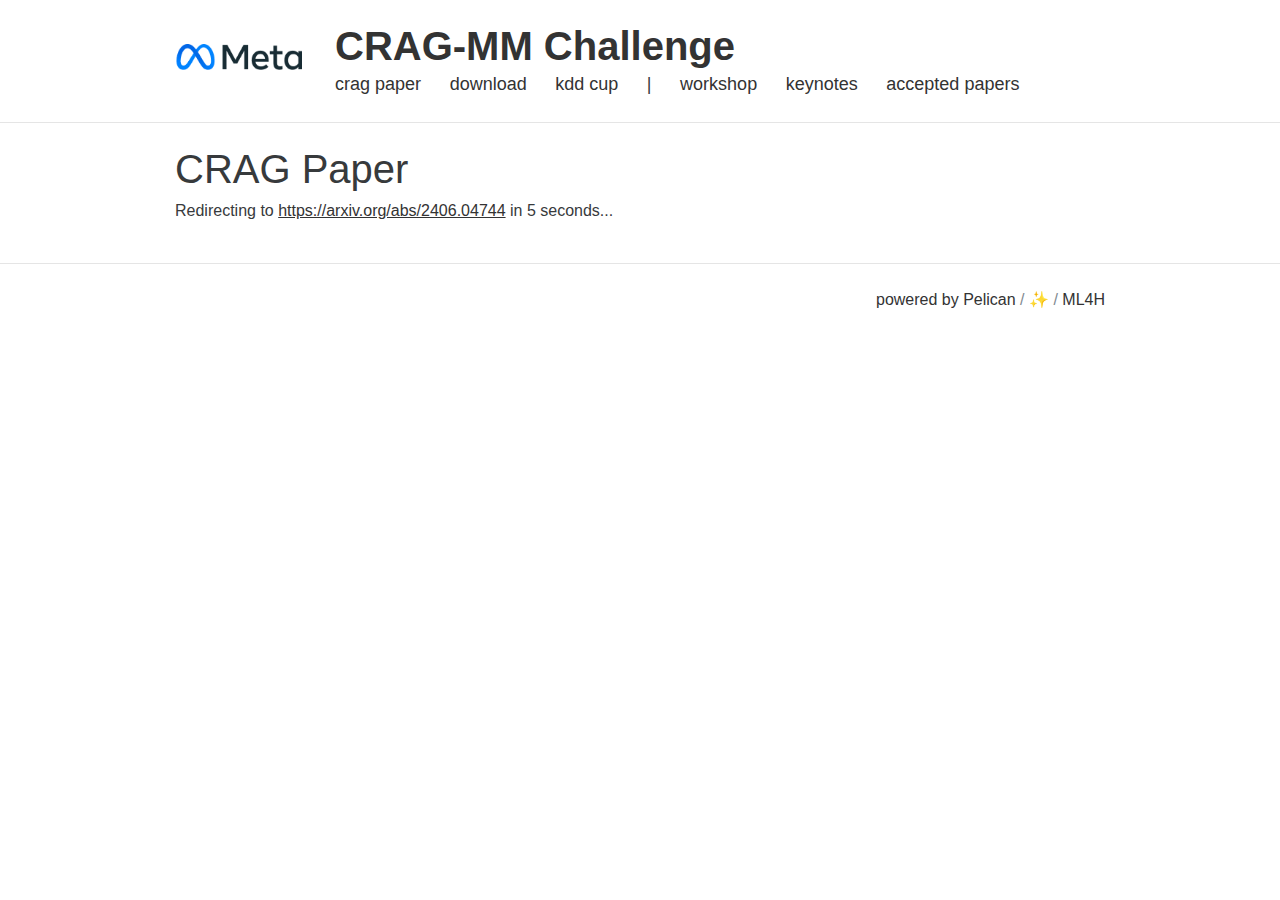
<file: pages/crag-paper.html>
<!DOCTYPE html>
<html lang="en">

<head>
  <!-- Required meta tags always come first -->
  <meta charset="utf-8">
  <meta http-equiv="x-ua-compatible" content="ie=edge">
  <meta name="viewport" content="width=device-width, initial-scale=1, shrink-to-fit=no">

  <title>CRAG Paper | CRAG-MM Challenge
</title>
  <link rel="canonical" href="../pages/crag-paper.html">



  <link rel="stylesheet" href="../theme/css/bootstrap.min.css">
  <link rel="stylesheet" href="../theme/css/font-awesome.min.css">
  <link rel="stylesheet" href="../theme/css/pygments/default.min.css">
  <link rel="stylesheet" href="../theme/css/style.css">
  <link rel="stylesheet" href="../theme/css/custom.css">


<meta name="description" content="Redirecting to https://arxiv.org/abs/2406.04744 in 5 seconds...">
</head>

<body>
  <header class="header">
    <div class="container">
      <div class="row">
        <div class="col-xs-4 col-md-2 d-flex flex-wrap align-items-center">
          <a href="../">
            <img class="img-fluid img-logo" src=../images/logo.png alt="CRAG-MM Challenge">
          </a>
        </div>
	<div class="col-xs-12 col-md-10">
          <h1 class="title"><a href="../">CRAG-MM Challenge</a></h1>
          <ul class="list-inline">
            <li class="list-inline-item"><a href="https://arxiv.org/abs/2406.04744">CRAG Paper</a></li>
            <li class="list-inline-item"><a href="https://github.com/facebookresearch/CRAG/">Download</a></li>
            <li class="list-inline-item"><a href="https://www.aicrowd.com/challenges/meta-comprehensive-rag-benchmark-kdd-cup-2024">KDD Cup</a></li>
            <li class="list-inline-item">|</li>
            <li class="list-inline-item"><a href="../pages/schedule.html">Workshop</a></li>
            <li class="list-inline-item"><a href="../pages/keynotes.html">Keynotes</a></li>
            <li class="list-inline-item"><a href="https://openreview.net/group?id=KDD.org/2024/Workshop/KDD_Cup_CRAG#tab-accept">Accepted Papers</a></li>
          </ul>
        </div>
      </div>
    </div>
  </header>

  <div class="main">
    <div class="container">
      <h1>CRAG Paper
</h1>
      <!-- <hr> -->
<article class="article">
  <div class="content">
    <p>Redirecting to <a href="https://arxiv.org/abs/2406.04744">https://arxiv.org/abs/2406.04744</a> in 5 seconds...
    <meta http-equiv="refresh" content="3;url=https://arxiv.org/abs/2406.04744"></p>
  </div>
</article>
    </div>
  </div>

  <footer class="footer">
    <div class="container">
      <div class="row">
       <ul class="col-sm-6 list-inline">



        </ul>
        <p class="col-sm-6 text-sm-right text-muted">
          <a href="https://github.com/getpelican/pelican" target="_blank">powered by Pelican</a>
          /
          <a href="https://github.com/nairobilug/pelican-alchemy" target="_blank">&#x2728;</a>
	  /
	  <a href="https://github.com/ml4health/ml4health.github.io" target="_blank">ML4H</a>
        </p>
      </div>
    </div>
  </footer>
</body>

</html>
</file>
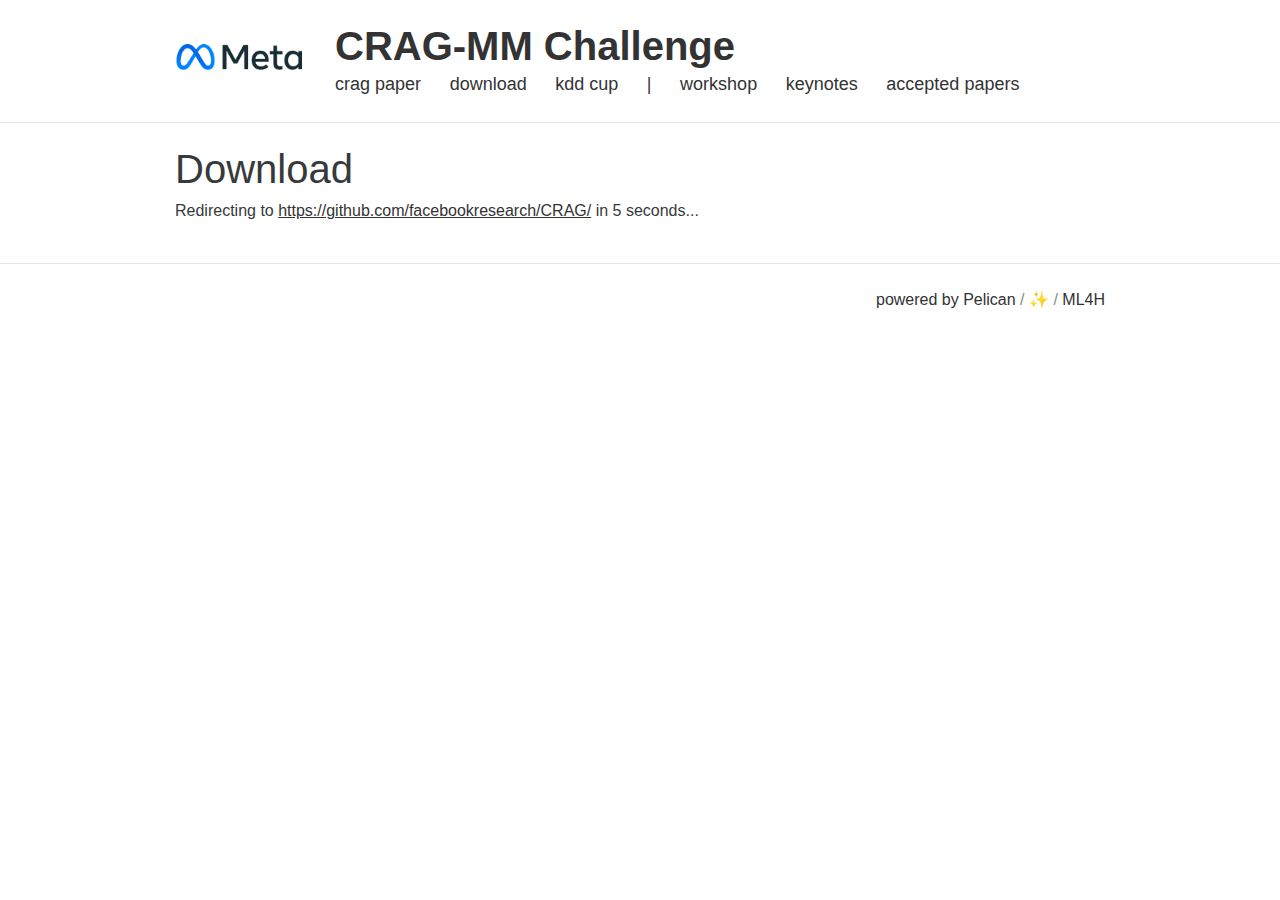
<file: pages/download.html>
<!DOCTYPE html>
<html lang="en">

<head>
  <!-- Required meta tags always come first -->
  <meta charset="utf-8">
  <meta http-equiv="x-ua-compatible" content="ie=edge">
  <meta name="viewport" content="width=device-width, initial-scale=1, shrink-to-fit=no">

  <title>Download | CRAG-MM Challenge
</title>
  <link rel="canonical" href="../pages/download.html">



  <link rel="stylesheet" href="../theme/css/bootstrap.min.css">
  <link rel="stylesheet" href="../theme/css/font-awesome.min.css">
  <link rel="stylesheet" href="../theme/css/pygments/default.min.css">
  <link rel="stylesheet" href="../theme/css/style.css">
  <link rel="stylesheet" href="../theme/css/custom.css">


<meta name="description" content="Redirecting to https://github.com/facebookresearch/CRAG/ in 5 seconds...">
</head>

<body>
  <header class="header">
    <div class="container">
      <div class="row">
        <div class="col-xs-4 col-md-2 d-flex flex-wrap align-items-center">
          <a href="../">
            <img class="img-fluid img-logo" src=../images/logo.png alt="CRAG-MM Challenge">
          </a>
        </div>
	<div class="col-xs-12 col-md-10">
          <h1 class="title"><a href="../">CRAG-MM Challenge</a></h1>
          <ul class="list-inline">
            <li class="list-inline-item"><a href="https://arxiv.org/abs/2406.04744">CRAG Paper</a></li>
            <li class="list-inline-item"><a href="https://github.com/facebookresearch/CRAG/">Download</a></li>
            <li class="list-inline-item"><a href="https://www.aicrowd.com/challenges/meta-comprehensive-rag-benchmark-kdd-cup-2024">KDD Cup</a></li>
            <li class="list-inline-item">|</li>
            <li class="list-inline-item"><a href="../pages/schedule.html">Workshop</a></li>
            <li class="list-inline-item"><a href="../pages/keynotes.html">Keynotes</a></li>
            <li class="list-inline-item"><a href="https://openreview.net/group?id=KDD.org/2024/Workshop/KDD_Cup_CRAG#tab-accept">Accepted Papers</a></li>
          </ul>
        </div>
      </div>
    </div>
  </header>

  <div class="main">
    <div class="container">
      <h1>Download
</h1>
      <!-- <hr> -->
<article class="article">
  <div class="content">
    <p>Redirecting to <a href="https://github.com/facebookresearch/CRAG/">https://github.com/facebookresearch/CRAG/</a> in 5 seconds...
    <meta http-equiv="refresh" content="3;url=https://github.com/facebookresearch/CRAG/"></p>
  </div>
</article>
    </div>
  </div>

  <footer class="footer">
    <div class="container">
      <div class="row">
       <ul class="col-sm-6 list-inline">



        </ul>
        <p class="col-sm-6 text-sm-right text-muted">
          <a href="https://github.com/getpelican/pelican" target="_blank">powered by Pelican</a>
          /
          <a href="https://github.com/nairobilug/pelican-alchemy" target="_blank">&#x2728;</a>
	  /
	  <a href="https://github.com/ml4health/ml4health.github.io" target="_blank">ML4H</a>
        </p>
      </div>
    </div>
  </footer>
</body>

</html>
</file>
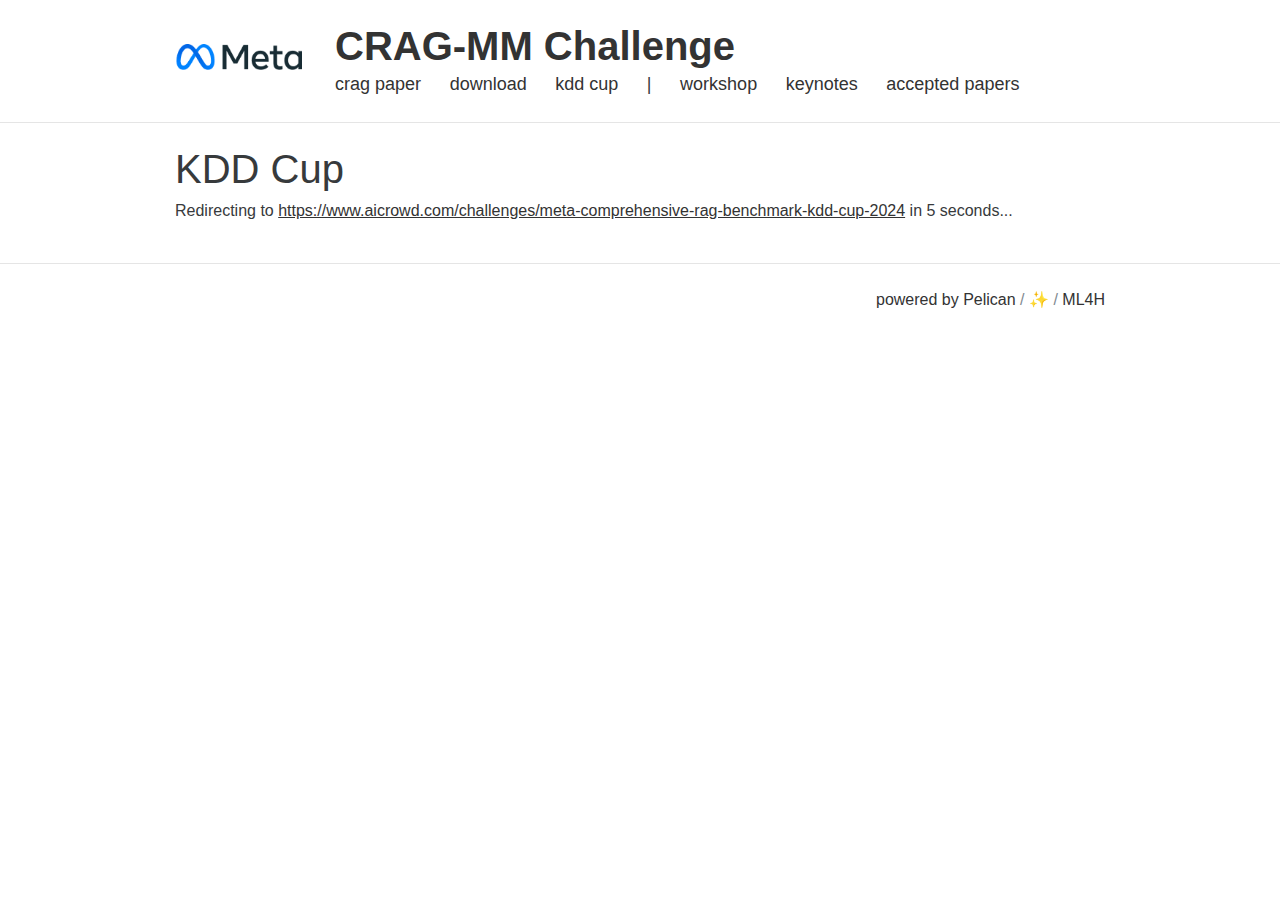
<file: pages/kdd-cup.html>
<!DOCTYPE html>
<html lang="en">

<head>
  <!-- Required meta tags always come first -->
  <meta charset="utf-8">
  <meta http-equiv="x-ua-compatible" content="ie=edge">
  <meta name="viewport" content="width=device-width, initial-scale=1, shrink-to-fit=no">

  <title>KDD Cup | CRAG-MM Challenge
</title>
  <link rel="canonical" href="../pages/kdd-cup.html">



  <link rel="stylesheet" href="../theme/css/bootstrap.min.css">
  <link rel="stylesheet" href="../theme/css/font-awesome.min.css">
  <link rel="stylesheet" href="../theme/css/pygments/default.min.css">
  <link rel="stylesheet" href="../theme/css/style.css">
  <link rel="stylesheet" href="../theme/css/custom.css">


<meta name="description" content="Redirecting to https://www.aicrowd.com/challenges/meta-comprehensive-rag-benchmark-kdd-cup-2024 in 5 seconds...">
</head>

<body>
  <header class="header">
    <div class="container">
      <div class="row">
        <div class="col-xs-4 col-md-2 d-flex flex-wrap align-items-center">
          <a href="../">
            <img class="img-fluid img-logo" src=../images/logo.png alt="CRAG-MM Challenge">
          </a>
        </div>
	<div class="col-xs-12 col-md-10">
          <h1 class="title"><a href="../">CRAG-MM Challenge</a></h1>
          <ul class="list-inline">
            <li class="list-inline-item"><a href="https://arxiv.org/abs/2406.04744">CRAG Paper</a></li>
            <li class="list-inline-item"><a href="https://github.com/facebookresearch/CRAG/">Download</a></li>
            <li class="list-inline-item"><a href="https://www.aicrowd.com/challenges/meta-comprehensive-rag-benchmark-kdd-cup-2024">KDD Cup</a></li>
            <li class="list-inline-item">|</li>
            <li class="list-inline-item"><a href="../pages/schedule.html">Workshop</a></li>
            <li class="list-inline-item"><a href="../pages/keynotes.html">Keynotes</a></li>
            <li class="list-inline-item"><a href="https://openreview.net/group?id=KDD.org/2024/Workshop/KDD_Cup_CRAG#tab-accept">Accepted Papers</a></li>
          </ul>
        </div>
      </div>
    </div>
  </header>

  <div class="main">
    <div class="container">
      <h1>KDD Cup
</h1>
      <!-- <hr> -->
<article class="article">
  <div class="content">
    <p>Redirecting to <a href="https://www.aicrowd.com/challenges/meta-comprehensive-rag-benchmark-kdd-cup-2024">https://www.aicrowd.com/challenges/meta-comprehensive-rag-benchmark-kdd-cup-2024</a> in 5 seconds...
    <meta http-equiv="refresh" content="3;url=https://www.aicrowd.com/challenges/meta-comprehensive-rag-benchmark-kdd-cup-2024"></p>
  </div>
</article>
    </div>
  </div>

  <footer class="footer">
    <div class="container">
      <div class="row">
       <ul class="col-sm-6 list-inline">



        </ul>
        <p class="col-sm-6 text-sm-right text-muted">
          <a href="https://github.com/getpelican/pelican" target="_blank">powered by Pelican</a>
          /
          <a href="https://github.com/nairobilug/pelican-alchemy" target="_blank">&#x2728;</a>
	  /
	  <a href="https://github.com/ml4health/ml4health.github.io" target="_blank">ML4H</a>
        </p>
      </div>
    </div>
  </footer>
</body>

</html>
</file>
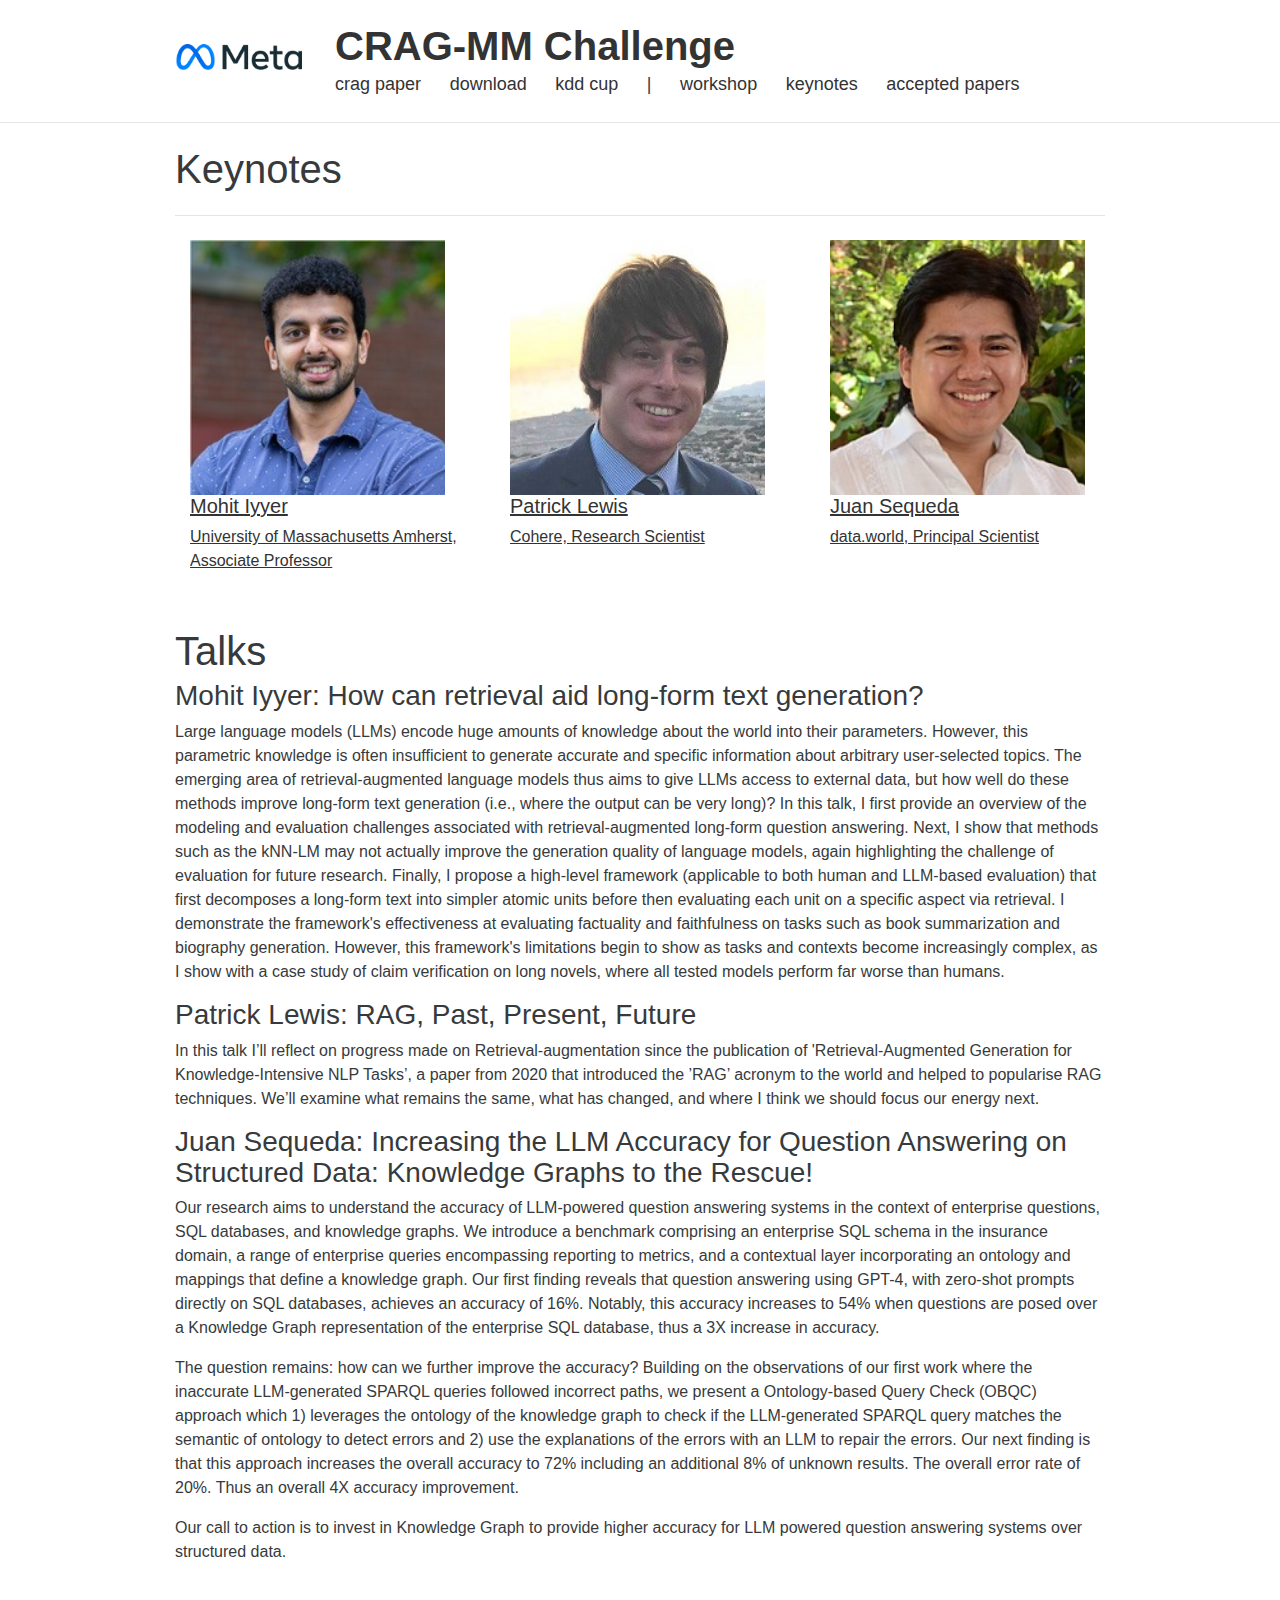
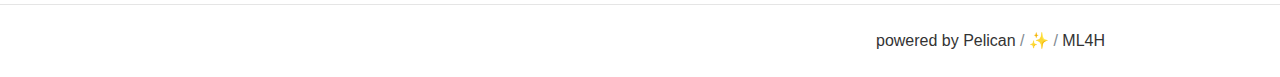
<file: pages/keynotes.html>
<!DOCTYPE html>
<html lang="en">

<head>
  <!-- Required meta tags always come first -->
  <meta charset="utf-8">
  <meta http-equiv="x-ua-compatible" content="ie=edge">
  <meta name="viewport" content="width=device-width, initial-scale=1, shrink-to-fit=no">

  <title>Keynotes | CRAG-MM Challenge
</title>
  <link rel="canonical" href="../pages/keynotes.html">



  <link rel="stylesheet" href="../theme/css/bootstrap.min.css">
  <link rel="stylesheet" href="../theme/css/font-awesome.min.css">
  <link rel="stylesheet" href="../theme/css/pygments/default.min.css">
  <link rel="stylesheet" href="../theme/css/style.css">
  <link rel="stylesheet" href="../theme/css/custom.css">


<meta name="description" content="Mohit Iyyer University of Massachusetts Amherst, Associate Professor Patrick Lewis Cohere, Research Scientist Juan Sequeda data.world, Principal Scientist Talks Mohit Iyyer: How can retrieval aid long-form text generation? Large language models (LLMs) encode huge amounts of knowledge about the world into their parameters. However, this parametric knowledge is often …">
</head>

<body>
  <header class="header">
    <div class="container">
      <div class="row">
        <div class="col-xs-4 col-md-2 d-flex flex-wrap align-items-center">
          <a href="../">
            <img class="img-fluid img-logo" src=../images/logo.png alt="CRAG-MM Challenge">
          </a>
        </div>
	<div class="col-xs-12 col-md-10">
          <h1 class="title"><a href="../">CRAG-MM Challenge</a></h1>
          <ul class="list-inline">
            <li class="list-inline-item"><a href="https://arxiv.org/abs/2406.04744">CRAG Paper</a></li>
            <li class="list-inline-item"><a href="https://github.com/facebookresearch/CRAG/">Download</a></li>
            <li class="list-inline-item"><a href="https://www.aicrowd.com/challenges/meta-comprehensive-rag-benchmark-kdd-cup-2024">KDD Cup</a></li>
            <li class="list-inline-item">|</li>
            <li class="list-inline-item"><a href="../pages/schedule.html">Workshop</a></li>
            <li class="list-inline-item"><a href="../pages/keynotes.html">Keynotes</a></li>
            <li class="list-inline-item"><a href="https://openreview.net/group?id=KDD.org/2024/Workshop/KDD_Cup_CRAG#tab-accept">Accepted Papers</a></li>
          </ul>
        </div>
      </div>
    </div>
  </header>

  <div class="main">
    <div class="container">
      <h1>Keynotes
</h1>
      <!-- <hr> -->
<article class="article">
  <div class="content">
    <hr>

<div class="container">
<div class="row display-flex">

    <!-- 6/12 = 1/2 width on mobile, 4/12 = 1/3 screen on laptop -->
    <div class="col-xs-6 col-md-4">
    <div class="thumbnail">
        <a href="#mohit">
        <img
            src="../images/speakers_200x200/mohit_iyyer.jpg"
            alt="Mohit Iyyer"
            style="width:88%"
            align="center">
        <div class="caption">
            <h5>Mohit Iyyer</h5>
            <p>University of Massachusetts Amherst, Associate Professor
            </p>
            <p></p>
        </div>
        </a>
    </div>
    </div>


    <!-- 6/12 = 1/2 width on mobile, 4/12 = 1/3 screen on laptop -->
    <div class="col-xs-6 col-md-4">
    <div class="thumbnail">
        <a href="#patrick">
        <img
            src="../images/speakers_200x200/patrick_lewis.jpg"
            alt="Patrick Lewis"
            style="width:88%"
            align="center">
        <div class="caption">
            <h5>Patrick Lewis</h5>
            <p>Cohere, Research Scientist
            </p>
            <p></p>
        </div>
        </a>
    </div>
    </div>

    <!-- 6/12 = 1/2 width on mobile, 4/12 = 1/3 screen on laptop -->
    <div class="col-xs-6 col-md-4">
    <div class="thumbnail">
        <a href="#juan">
        <img
            src="../images/speakers_200x200/juan_sequeda.jpg"
            alt="Juan Sequeda"
            style="width:88%"
            align="center">
        <div class="caption">
            <h5>Juan Sequeda</h5>
            <p>data.world, Principal Scientist
            </p>
            <p></p>
        </div>
        </a>
    </div>
    </div>


</div>
</div>
<p><br /></p>
<h1>Talks</h1>
<h3><a id="mohit"></a> Mohit Iyyer: How can retrieval aid long-form text generation?</h3>
<p>Large language models (LLMs) encode huge amounts of knowledge about the world into their parameters. However, this parametric knowledge is often insufficient to generate accurate and specific information about arbitrary user-selected topics. The emerging area of retrieval-augmented language models thus aims to give LLMs access to external data, but how well do these methods improve long-form text generation (i.e., where the output can be very long)? In this talk, I first provide an overview of the modeling and evaluation challenges associated with retrieval-augmented long-form question answering. Next, I show that methods such as the kNN-LM may not actually improve the generation quality of language models, again highlighting the challenge of evaluation for future research. Finally, I propose a high-level framework (applicable to both human and LLM-based evaluation) that first decomposes a long-form text into simpler atomic units before then evaluating each unit on a specific aspect via retrieval. I demonstrate the framework's effectiveness at evaluating factuality and faithfulness on tasks such as book summarization and biography generation. However, this framework's limitations begin to show as tasks and contexts become increasingly complex, as I show with a case study of claim verification on long novels, where all tested models perform far worse than humans.</p>
<h3><a id="patrick"></a> Patrick Lewis: RAG, Past, Present, Future</h3>
<p>In this talk I’ll reflect on progress made on Retrieval-augmentation since the publication of 'Retrieval-Augmented Generation for Knowledge-Intensive NLP Tasks’, a paper from 2020 that introduced the ’RAG’ acronym to the world and helped to popularise RAG techniques. We’ll examine what remains the same, what has changed, and where I think we should focus our energy next.</p>
<h3><a id="juan"></a> Juan Sequeda: Increasing the LLM Accuracy for Question Answering on Structured Data: Knowledge Graphs to the Rescue!</h3>
<p>Our research aims to understand the accuracy of LLM-powered question answering systems in the context of enterprise questions, SQL databases, and knowledge graphs. We introduce a benchmark comprising an enterprise SQL schema in the insurance domain, a range of enterprise queries encompassing reporting to metrics, and a contextual layer incorporating an ontology and mappings that define a knowledge graph. Our first finding reveals that question answering using GPT-4, with zero-shot prompts directly on SQL databases, achieves an accuracy of 16%. Notably, this accuracy increases to 54% when questions are posed over a Knowledge Graph representation of the enterprise SQL database, thus a 3X increase in accuracy.</p>
<p>The question remains: how can we further improve the accuracy? Building on the observations of our first work where the inaccurate LLM-generated SPARQL queries followed incorrect paths, we present a Ontology-based Query Check (OBQC) approach which 1) leverages the ontology of the knowledge graph to check if the LLM-generated SPARQL query matches the semantic of ontology to detect errors and 2) use the explanations of the errors with an LLM to repair the errors. Our next finding is that this approach increases the overall accuracy to 72% including an additional 8% of unknown results. The overall error rate of 20%. Thus an overall 4X accuracy improvement.</p>
<p>Our call to action is to invest in Knowledge Graph to provide higher accuracy for LLM powered question answering systems over structured data.</p>
  </div>
</article>
    </div>
  </div>

  <footer class="footer">
    <div class="container">
      <div class="row">
       <ul class="col-sm-6 list-inline">



        </ul>
        <p class="col-sm-6 text-sm-right text-muted">
          <a href="https://github.com/getpelican/pelican" target="_blank">powered by Pelican</a>
          /
          <a href="https://github.com/nairobilug/pelican-alchemy" target="_blank">&#x2728;</a>
	  /
	  <a href="https://github.com/ml4health/ml4health.github.io" target="_blank">ML4H</a>
        </p>
      </div>
    </div>
  </footer>
</body>

</html>
</file>
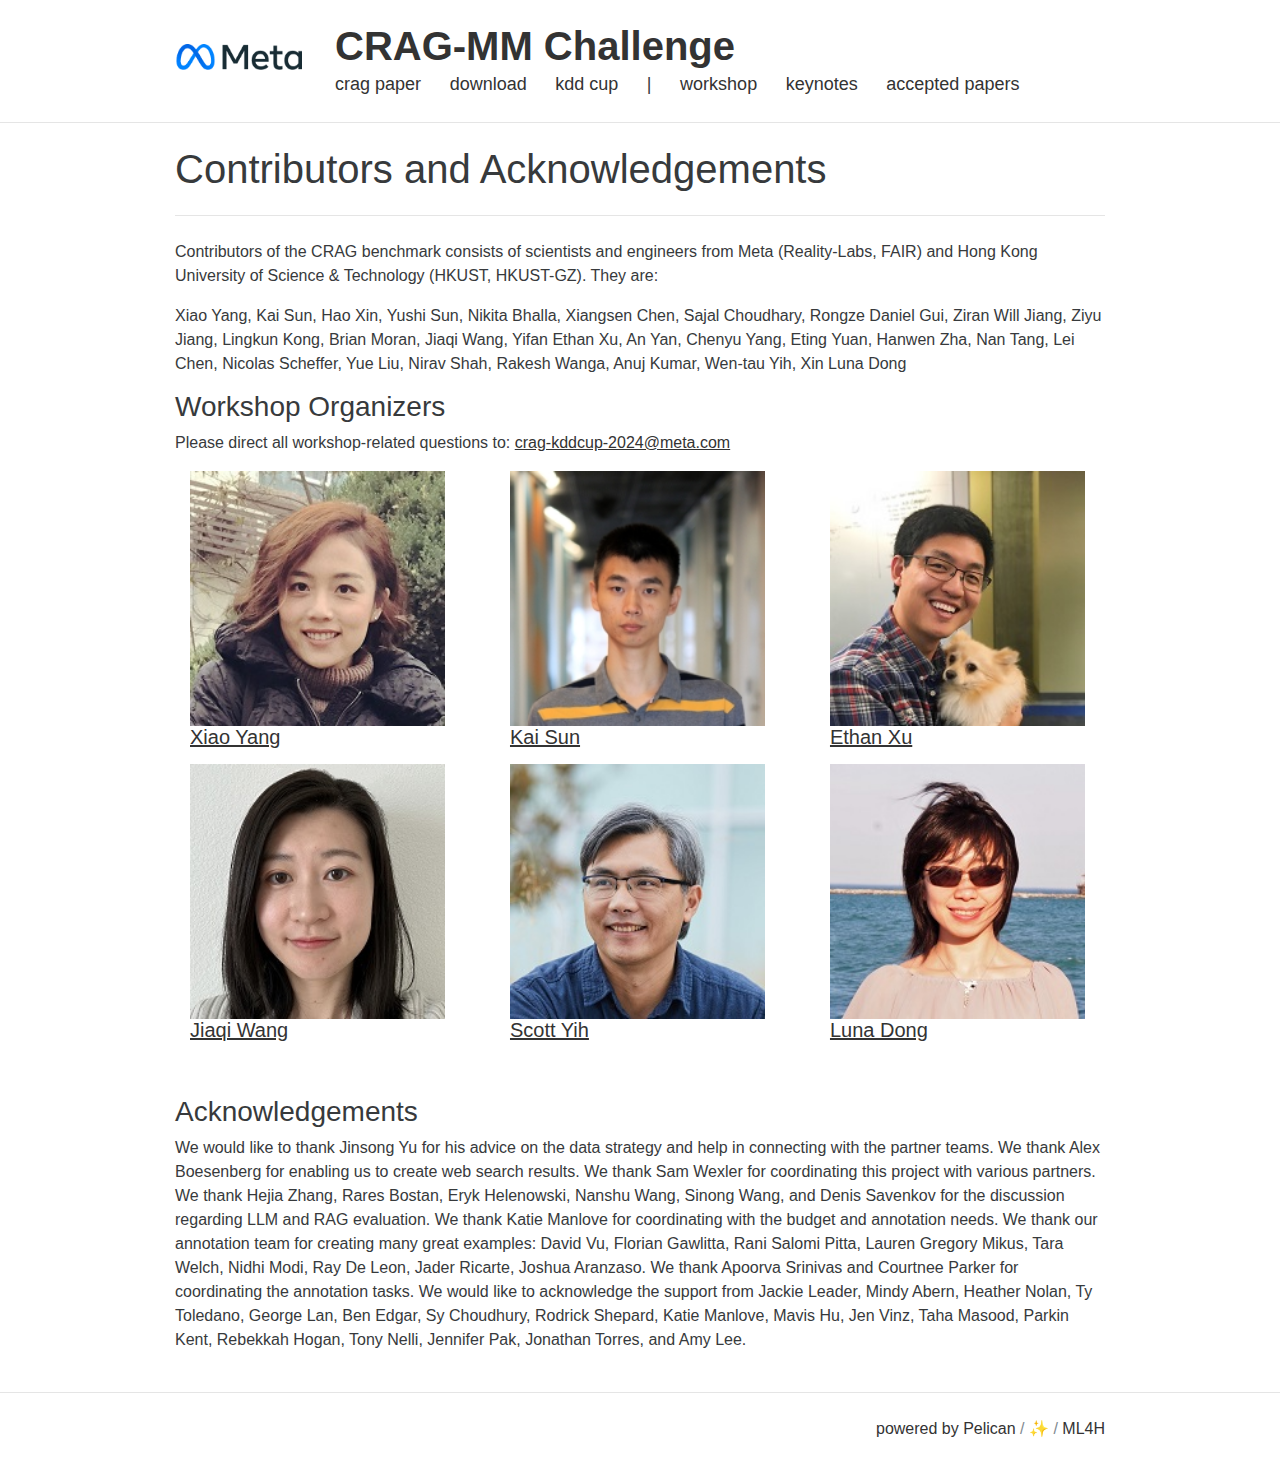
<file: pages/organizers.html>
<!DOCTYPE html>
<html lang="en">

<head>
  <!-- Required meta tags always come first -->
  <meta charset="utf-8">
  <meta http-equiv="x-ua-compatible" content="ie=edge">
  <meta name="viewport" content="width=device-width, initial-scale=1, shrink-to-fit=no">

  <title>Contributors and Acknowledgements | CRAG-MM Challenge
</title>
  <link rel="canonical" href="../pages/organizers.html">



  <link rel="stylesheet" href="../theme/css/bootstrap.min.css">
  <link rel="stylesheet" href="../theme/css/font-awesome.min.css">
  <link rel="stylesheet" href="../theme/css/pygments/default.min.css">
  <link rel="stylesheet" href="../theme/css/style.css">
  <link rel="stylesheet" href="../theme/css/custom.css">


<meta name="description" content="Contributors of the CRAG benchmark consists of scientists and engineers from Meta (Reality-Labs, FAIR) and Hong Kong University of Science & Technology (HKUST, HKUST-GZ). They are: Xiao Yang, Kai Sun, Hao Xin, Yushi Sun, Nikita Bhalla, Xiangsen Chen, Sajal Choudhary, Rongze Daniel Gui, Ziran Will Jiang, Ziyu Jiang, Lingkun Kong, Brian …">
</head>

<body>
  <header class="header">
    <div class="container">
      <div class="row">
        <div class="col-xs-4 col-md-2 d-flex flex-wrap align-items-center">
          <a href="../">
            <img class="img-fluid img-logo" src=../images/logo.png alt="CRAG-MM Challenge">
          </a>
        </div>
	<div class="col-xs-12 col-md-10">
          <h1 class="title"><a href="../">CRAG-MM Challenge</a></h1>
          <ul class="list-inline">
            <li class="list-inline-item"><a href="https://arxiv.org/abs/2406.04744">CRAG Paper</a></li>
            <li class="list-inline-item"><a href="https://github.com/facebookresearch/CRAG/">Download</a></li>
            <li class="list-inline-item"><a href="https://www.aicrowd.com/challenges/meta-comprehensive-rag-benchmark-kdd-cup-2024">KDD Cup</a></li>
            <li class="list-inline-item">|</li>
            <li class="list-inline-item"><a href="../pages/schedule.html">Workshop</a></li>
            <li class="list-inline-item"><a href="../pages/keynotes.html">Keynotes</a></li>
            <li class="list-inline-item"><a href="https://openreview.net/group?id=KDD.org/2024/Workshop/KDD_Cup_CRAG#tab-accept">Accepted Papers</a></li>
          </ul>
        </div>
      </div>
    </div>
  </header>

  <div class="main">
    <div class="container">
      <h1>Contributors and Acknowledgements
</h1>
      <!-- <hr> -->
<article class="article">
  <div class="content">
    <hr>

<p>Contributors of the CRAG benchmark consists of scientists and engineers from Meta (Reality-Labs, FAIR) and Hong Kong University of Science &amp; Technology (HKUST, HKUST-GZ). They are:</p>
<p>Xiao Yang, Kai Sun, Hao Xin, Yushi Sun, Nikita Bhalla, Xiangsen Chen, Sajal Choudhary, Rongze Daniel Gui, Ziran Will Jiang, Ziyu Jiang, Lingkun Kong, Brian Moran, Jiaqi Wang, Yifan Ethan Xu, An Yan, Chenyu Yang, Eting Yuan, Hanwen Zha, Nan Tang, Lei Chen, Nicolas Scheffer, Yue Liu, Nirav Shah, Rakesh Wanga, Anuj Kumar, Wen-tau Yih, Xin Luna Dong</p>
<h3>Workshop Organizers</h3>
<p>Please direct all workshop-related questions to: <a href="mailto:crag-kddcup-2024@meta.com">crag-kddcup-2024@meta.com</a></p>
<div class="container">
<div class="row display-flex">

    <div class="col-xs-6 col-md-4">
    <div class="thumbnail">
        <a href="mailto:xiaoyangfb@meta.com">
        <img
            src="../images/headshots_200x200/xiao_yang.jpg"
            alt="Xiao Yang headshot"
            style="width:88%"
            align="center">
        <div class="caption">
            <h5>Xiao Yang</h5>
            <p></p>
        </div>
        </a>
    </div>
    </div>



    <div class="col-xs-6 col-md-4">
    <div class="thumbnail">
        <a href="https://www.kaisun.org/">
        <img
            src="../images/headshots_200x200/kai_sun.jpg"
            alt="Kai Sun headshot"
            style="width:88%"
            align="center">
        <div class="caption">
            <h5>Kai Sun</h5>
            <p></p>
        </div>
        </a>
    </div>
    </div>



    <div class="col-xs-6 col-md-4">
    <div class="thumbnail">
        <a href="mailto:ethanxu@meta.com">
        <img
            src="../images/headshots_200x200/ethan_xu.jpg"
            alt="Ethan Xu headshot"
            style="width:88%"
            align="center">
        <div class="caption">
            <h5>Ethan Xu</h5>
            <p></p>
        </div>
        </a>
    </div>
    </div>



    <div class="col-xs-6 col-md-4">
    <div class="thumbnail">
        <a href="mailto:jqwang@meta.com">
        <img
            src="../images/headshots_200x200/jiaqi_wang.jpg"
            alt="Jiaqi Wang headshot"
            style="width:88%"
            align="center">
        <div class="caption">
            <h5>Jiaqi Wang</h5>
            <p></p>
        </div>
        </a>
    </div>
    </div>



    <div class="col-xs-6 col-md-4">
    <div class="thumbnail">
        <a href="https://scottyih.org/">
        <img
            src="../images/headshots_200x200/scott_yih.jpg"
            alt="Scott Yih headshot"
            style="width:88%"
            align="center">
        <div class="caption">
            <h5>Scott Yih </h5>
            <p></p>
        </div>
        </a>
    </div>
    </div>


    <div class="col-xs-6 col-md-4">
    <div class="thumbnail">
        <a href="https://lunadong.com/">
        <img
            src="../images/headshots_200x200/luna_dong.jpg"
            alt="Luna Dong headshot"
            style="width:88%"
            align="center">
        <div class="caption">
            <h5>Luna Dong</h5>
            <p></p>
        </div>
        </a>
    </div>
    </div>

</div>
</div>
<p><br /></p>
<h3>Acknowledgements</h3>
<p>We would like to thank Jinsong Yu for his advice on the data strategy and help in connecting with the partner teams.
We thank Alex Boesenberg for enabling us to create web search results. We thank Sam Wexler for coordinating this project with various partners. We thank Hejia Zhang, Rares Bostan, Eryk Helenowski, Nanshu Wang, Sinong Wang, and Denis Savenkov for the discussion regarding LLM and RAG evaluation. We thank Katie Manlove for coordinating with the budget and annotation needs. We thank our annotation team for creating many great examples: David Vu, Florian Gawlitta, Rani Salomi Pitta, Lauren Gregory Mikus, Tara Welch, Nidhi Modi, Ray De Leon, Jader Ricarte, Joshua Aranzaso. We thank Apoorva Srinivas and Courtnee Parker for coordinating the annotation tasks. We would like to acknowledge the support from Jackie Leader, Mindy Abern, Heather Nolan, Ty Toledano, George Lan, Ben Edgar, Sy Choudhury, Rodrick Shepard, Katie Manlove, Mavis Hu, Jen Vinz, Taha Masood, Parkin Kent, Rebekkah Hogan, Tony Nelli, Jennifer Pak, Jonathan Torres, and Amy Lee.</p>
  </div>
</article>
    </div>
  </div>

  <footer class="footer">
    <div class="container">
      <div class="row">
       <ul class="col-sm-6 list-inline">



        </ul>
        <p class="col-sm-6 text-sm-right text-muted">
          <a href="https://github.com/getpelican/pelican" target="_blank">powered by Pelican</a>
          /
          <a href="https://github.com/nairobilug/pelican-alchemy" target="_blank">&#x2728;</a>
	  /
	  <a href="https://github.com/ml4health/ml4health.github.io" target="_blank">ML4H</a>
        </p>
      </div>
    </div>
  </footer>
</body>

</html>
</file>
<file: theme/css/style.css>
::selection {
  background: #0085a1;
  color: #fff;
  text-shadow: none;
}

body {
  background-color: #f5f5f5;
}

a {
  color: #333;
}

a:focus,
a:hover {
  color: #0085a1;
}

blockquote {
  color: #818a91;
  font-style: italic;
}

hr {
  margin: 1.5rem 0;
}

/* ------------------------------------------------------------------------- */

.container {
  max-width: 960px;
}

.header,
.footer {
  padding: 1.5rem 0 .5rem;
}

.header {
  border-bottom: 1px solid rgba(0,0,0,.1);
}

.header img {
  margin-bottom: 1rem;
}

.header .title {
  font-weight: bold;
  margin-bottom: 1rem;
}

.header ul,
.header li {
  margin-bottom: .5rem;
}

.header ul {
  font-size: 1.25rem;
  font-weight: 300;
  text-transform: lowercase;
}

.main {
  background-color: #fff;
  padding: 1.5rem 0;
}

.footer {
  border-top: 1px solid rgba(0,0,0,.1);
}

.highlight pre {
  border: 1px solid rgba(0,0,0,.1);
  padding: 1rem;
}

.pagination .page-link {
  color: #333;
}

.teaser header ul {
  list-style: none;
  padding-left: 0;
}

.teaser header li {
  margin-bottom: .5rem;
}

.teaser .content p {
  margin-bottom: 0;
}

.article header ul,
.article header li {
  margin-bottom: .5rem;
}

.article header li:not(:last-child) {
  margin-right: 10px;
}

.article .content a {
  text-decoration: underline
}

@media (min-width: 576px) {
  .header .title {
    font-size: 3rem;
  }
}

@media (max-width: 576px) {
  .header,
  .footer {
    text-align: center;
  }

  .teaser header li {
    display: inline-block;
  }

  .teaser header li:not(:last-child) {
    margin-right: 10px;
  }
}
</file>
<file: theme/css/custom.css>
body {
 background-color:#FFF;
 }

.header h1.title {
font-size:2.5em;
padding-bottom:0em;
margin-bottom:0em;
}

.header h1 a {
/*color:white;*/
}

.header h1 a:hover {
text-decoration: none;
}

.list-inline-item{
font-size:0.9em;
border: 0px solid black;
padding: 0em 1em 0em 0.0em;
}

.list-inline-item a{
/*color:white;*/
}

.list-inline-item a:hover{
/*color:white;*/
color:#22A6c7;
text-decoration: none;
padding-bottom:0.5em;
border-bottom:3px solid #1372CE;
border-bottom:3px solid #22A6c7;
}

p.text-muted {
/*color:#CCC !important*/
}

.img-logo {
  padding-top: 20px;
  padding-bottom: 20px;
}
</file>
<file: 2024/theme/css/style.css>
::selection {
  background: #0085a1;
  color: #fff;
  text-shadow: none;
}

body {
  background-color: #f5f5f5;
}

a {
  color: #333;
}

a:focus,
a:hover {
  color: #0085a1;
}

blockquote {
  color: #818a91;
  font-style: italic;
}

hr {
  margin: 1.5rem 0;
}

/* ------------------------------------------------------------------------- */

.container {
  max-width: 960px;
}

.header,
.footer {
  padding: 1.5rem 0 .5rem;
}

.header {
  border-bottom: 1px solid rgba(0,0,0,.1);
}

.header img {
  margin-bottom: 1rem;
}

.header .title {
  font-weight: bold;
  margin-bottom: 1rem;
}

.header ul,
.header li {
  margin-bottom: .5rem;
}

.header ul {
  font-size: 1.25rem;
  font-weight: 300;
  text-transform: lowercase;
}

.main {
  background-color: #fff;
  padding: 1.5rem 0;
}

.footer {
  border-top: 1px solid rgba(0,0,0,.1);
}

.highlight pre {
  border: 1px solid rgba(0,0,0,.1);
  padding: 1rem;
}

.pagination .page-link {
  color: #333;
}

.teaser header ul {
  list-style: none;
  padding-left: 0;
}

.teaser header li {
  margin-bottom: .5rem;
}

.teaser .content p {
  margin-bottom: 0;
}

.article header ul,
.article header li {
  margin-bottom: .5rem;
}

.article header li:not(:last-child) {
  margin-right: 10px;
}

.article .content a {
  text-decoration: underline
}

@media (min-width: 576px) {
  .header .title {
    font-size: 3rem;
  }
}

@media (max-width: 576px) {
  .header,
  .footer {
    text-align: center;
  }

  .teaser header li {
    display: inline-block;
  }

  .teaser header li:not(:last-child) {
    margin-right: 10px;
  }
}
</file>
<file: 2024/theme/css/custom.css>
body {
 background-color:#FFF;
 }

.header h1.title {
font-size:2.5em;
padding-bottom:0em;
margin-bottom:0em;
}

.header h1 a {
/*color:white;*/
}

.header h1 a:hover {
text-decoration: none;
}

.list-inline-item{
font-size:0.9em;
border: 0px solid black;
padding: 0em 1em 0em 0.0em;
}

.list-inline-item a{
/*color:white;*/
}

.list-inline-item a:hover{
/*color:white;*/
color:#22A6c7;
text-decoration: none;
padding-bottom:0.5em;
border-bottom:3px solid #1372CE;
border-bottom:3px solid #22A6c7;
}

p.text-muted {
/*color:#CCC !important*/
}

.img-logo {
  padding-top: 20px;
  padding-bottom: 20px;
}
</file>
<file: theme/css/pygments/default.min.css>
.highlight pre .hll{background-color:#ffc}.highlight pre{background:#f8f8f8}.highlight pre .c{color:#408080;font-style:italic}.highlight pre .err{border:1px solid #f00}.highlight pre .k{color:#008000;font-weight:bold}.highlight pre .o{color:#666}.highlight pre .ch{color:#408080;font-style:italic}.highlight pre .cm{color:#408080;font-style:italic}.highlight pre .cp{color:#bc7a00}.highlight pre .cpf{color:#408080;font-style:italic}.highlight pre .c1{color:#408080;font-style:italic}.highlight pre .cs{color:#408080;font-style:italic}.highlight pre .gd{color:#a00000}.highlight pre .ge{font-style:italic}.highlight pre .gr{color:#f00}.highlight pre .gh{color:#000080;font-weight:bold}.highlight pre .gi{color:#00a000}.highlight pre .go{color:#888}.highlight pre .gp{color:#000080;font-weight:bold}.highlight pre .gs{font-weight:bold}.highlight pre .gu{color:#800080;font-weight:bold}.highlight pre .gt{color:#04d}.highlight pre .kc{color:#008000;font-weight:bold}.highlight pre .kd{color:#008000;font-weight:bold}.highlight pre .kn{color:#008000;font-weight:bold}.highlight pre .kp{color:#008000}.highlight pre .kr{color:#008000;font-weight:bold}.highlight pre .kt{color:#b00040}.highlight pre .m{color:#666}.highlight pre .s{color:#ba2121}.highlight pre .na{color:#7d9029}.highlight pre .nb{color:#008000}.highlight pre .nc{color:#00f;font-weight:bold}.highlight pre .no{color:#800}.highlight pre .nd{color:#a2f}.highlight pre .ni{color:#999;font-weight:bold}.highlight pre .ne{color:#d2413a;font-weight:bold}.highlight pre .nf{color:#00f}.highlight pre .nl{color:#a0a000}.highlight pre .nn{color:#00f;font-weight:bold}.highlight pre .nt{color:#008000;font-weight:bold}.highlight pre .nv{color:#19177c}.highlight pre .ow{color:#a2f;font-weight:bold}.highlight pre .w{color:#bbb}.highlight pre .mb{color:#666}.highlight pre .mf{color:#666}.highlight pre .mh{color:#666}.highlight pre .mi{color:#666}.highlight pre .mo{color:#666}.highlight pre .sb{color:#ba2121}.highlight pre .sc{color:#ba2121}.highlight pre .sd{color:#ba2121;font-style:italic}.highlight pre .s2{color:#ba2121}.highlight pre .se{color:#b62;font-weight:bold}.highlight pre .sh{color:#ba2121}.highlight pre .si{color:#b68;font-weight:bold}.highlight pre .sx{color:#008000}.highlight pre .sr{color:#b68}.highlight pre .s1{color:#ba2121}.highlight pre .ss{color:#19177c}.highlight pre .bp{color:#008000}.highlight pre .vc{color:#19177c}.highlight pre .vg{color:#19177c}.highlight pre .vi{color:#19177c}.highlight pre .il{color:#666}
</file>
<file: 2024/theme/css/pygments/default.min.css>
.highlight pre .hll{background-color:#ffc}.highlight pre{background:#f8f8f8}.highlight pre .c{color:#408080;font-style:italic}.highlight pre .err{border:1px solid #f00}.highlight pre .k{color:#008000;font-weight:bold}.highlight pre .o{color:#666}.highlight pre .ch{color:#408080;font-style:italic}.highlight pre .cm{color:#408080;font-style:italic}.highlight pre .cp{color:#bc7a00}.highlight pre .cpf{color:#408080;font-style:italic}.highlight pre .c1{color:#408080;font-style:italic}.highlight pre .cs{color:#408080;font-style:italic}.highlight pre .gd{color:#a00000}.highlight pre .ge{font-style:italic}.highlight pre .gr{color:#f00}.highlight pre .gh{color:#000080;font-weight:bold}.highlight pre .gi{color:#00a000}.highlight pre .go{color:#888}.highlight pre .gp{color:#000080;font-weight:bold}.highlight pre .gs{font-weight:bold}.highlight pre .gu{color:#800080;font-weight:bold}.highlight pre .gt{color:#04d}.highlight pre .kc{color:#008000;font-weight:bold}.highlight pre .kd{color:#008000;font-weight:bold}.highlight pre .kn{color:#008000;font-weight:bold}.highlight pre .kp{color:#008000}.highlight pre .kr{color:#008000;font-weight:bold}.highlight pre .kt{color:#b00040}.highlight pre .m{color:#666}.highlight pre .s{color:#ba2121}.highlight pre .na{color:#7d9029}.highlight pre .nb{color:#008000}.highlight pre .nc{color:#00f;font-weight:bold}.highlight pre .no{color:#800}.highlight pre .nd{color:#a2f}.highlight pre .ni{color:#999;font-weight:bold}.highlight pre .ne{color:#d2413a;font-weight:bold}.highlight pre .nf{color:#00f}.highlight pre .nl{color:#a0a000}.highlight pre .nn{color:#00f;font-weight:bold}.highlight pre .nt{color:#008000;font-weight:bold}.highlight pre .nv{color:#19177c}.highlight pre .ow{color:#a2f;font-weight:bold}.highlight pre .w{color:#bbb}.highlight pre .mb{color:#666}.highlight pre .mf{color:#666}.highlight pre .mh{color:#666}.highlight pre .mi{color:#666}.highlight pre .mo{color:#666}.highlight pre .sb{color:#ba2121}.highlight pre .sc{color:#ba2121}.highlight pre .sd{color:#ba2121;font-style:italic}.highlight pre .s2{color:#ba2121}.highlight pre .se{color:#b62;font-weight:bold}.highlight pre .sh{color:#ba2121}.highlight pre .si{color:#b68;font-weight:bold}.highlight pre .sx{color:#008000}.highlight pre .sr{color:#b68}.highlight pre .s1{color:#ba2121}.highlight pre .ss{color:#19177c}.highlight pre .bp{color:#008000}.highlight pre .vc{color:#19177c}.highlight pre .vg{color:#19177c}.highlight pre .vi{color:#19177c}.highlight pre .il{color:#666}
</file>
